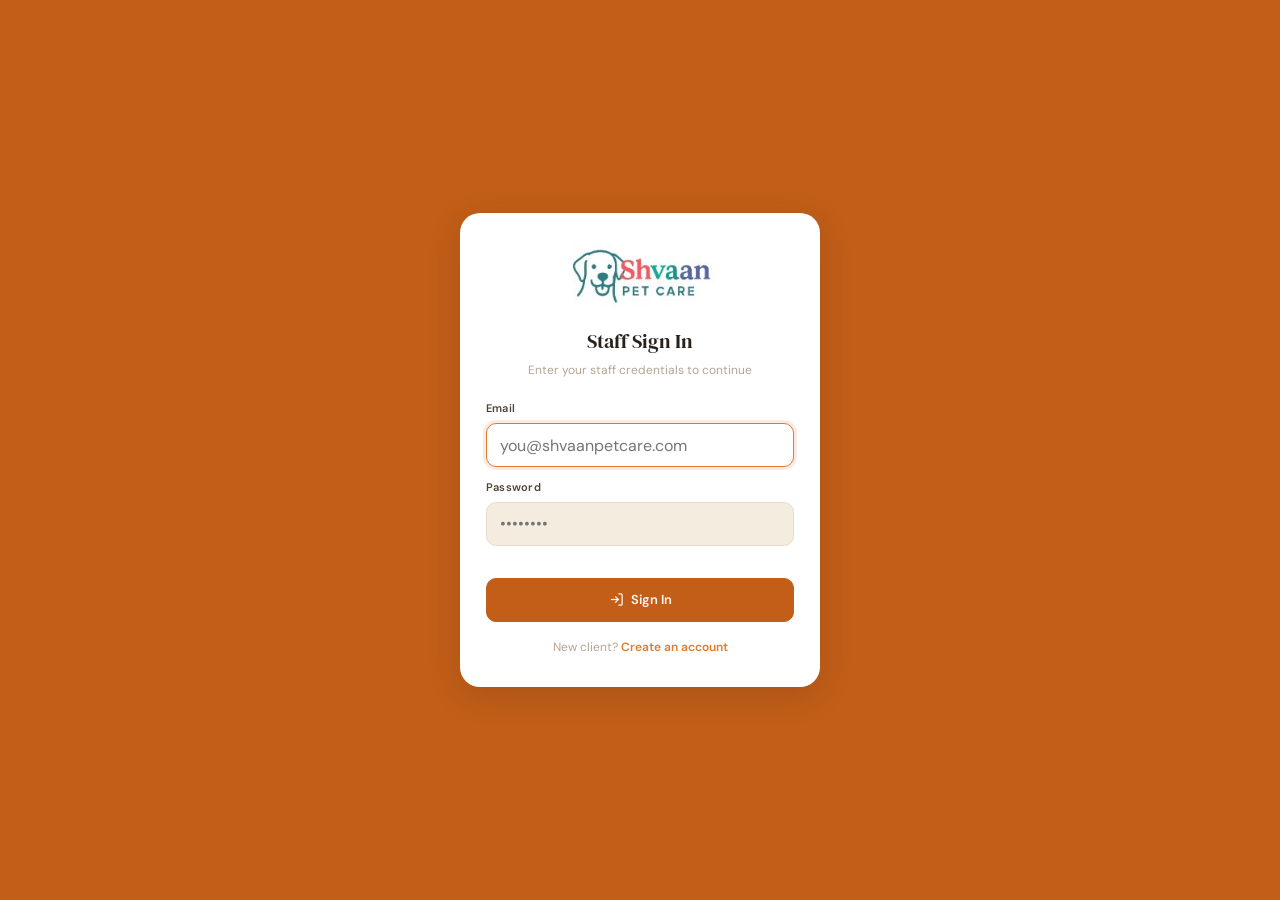
<file: app.html>
<!DOCTYPE html>
<html lang="en">
<head>
<meta charset="UTF-8">
<meta name="viewport" content="width=device-width, initial-scale=1.0, viewport-fit=cover">
<title>Shvaan Pet Care — Boarding</title>
<link rel="preconnect" href="https://fonts.googleapis.com">
<link rel="preconnect" href="https://fonts.gstatic.com" crossorigin>
<link href="https://fonts.googleapis.com/css2?family=DM+Serif+Display:ital@0;1&family=DM+Sans:ital,opsz,wght@0,9..40,300;0,9..40,400;0,9..40,500;0,9..40,600;1,9..40,300&display=swap" rel="stylesheet">
<link rel="stylesheet" href="css/styles.css">
<script>
(function(){
  var themes={
    terracotta:'#C25E18',teal:'#085041',sage:'#3B6D11',navy:'#0C447C',charcoal:'#2C2C2A'
  };
  var key=localStorage.getItem('shvaan_theme')||'terracotta';
  var col=themes[key]||themes.terracotta;
  document.write('<style>#loading{background:'+col+' !important}</style>');
})();
</script>
</head>
<body>

<!-- Loading screen -->
<div id="loading">
  <img id="logo-loading" alt="Shvaan Pet Care" style="width:200px;max-width:70%;height:90px;object-fit:contain;margin-bottom:14px;background:white;border-radius:10px;padding:12px" class="lp">
  <div class="ls" id="load-status">Connecting…</div>
</div>

<div id="login-screen" style="position:fixed;inset:0;background:var(--brown-dark);display:none;flex-direction:column;align-items:center;justify-content:center;z-index:9998;padding:20px">
  <div style="background:var(--white);border-radius:var(--r4);box-shadow:var(--s3);padding:30px 26px;width:100%;max-width:360px">
    <img id="logo-login" alt="Shvaan Pet Care" style="width:170px;max-width:80%;height:64px;object-fit:contain;display:block;margin:0 auto 18px">
    <div style="font-family:'DM Serif Display',serif;font-size:20px;color:var(--ink);text-align:center;margin-bottom:4px">Staff Sign In</div>
    <div style="font-size:12px;color:var(--ink-faint);text-align:center;margin-bottom:20px">Enter your staff credentials to continue</div>
    <div class="fd" style="margin-bottom:12px"><label>Email</label><input type="email" id="login-email" placeholder="you@shvaanpetcare.com" autocomplete="username" onkeydown="if(event.key==='Enter')document.getElementById('login-pass').focus()"></div>
    <div class="fd" style="margin-bottom:8px"><label>Password</label><input type="password" id="login-pass" placeholder="••••••••" autocomplete="current-password" onkeydown="if(event.key==='Enter')doLogin()"></div>
    <div id="login-err" style="font-size:12px;color:var(--danger);min-height:16px;margin-bottom:8px"></div>
    <button class="btn btn-p" onclick="doLogin()" style="width:100%" id="login-btn"><svg viewBox="0 0 24 24" fill="none" stroke="currentColor" stroke-width="2"><path d="M15 3h4a2 2 0 0 1 2 2v14a2 2 0 0 1-2 2h-4"/><polyline points="10 17 15 12 10 7"/><line x1="15" y1="12" x2="3" y2="12"/></svg>Sign In</button>
    <div style="font-size:12px;color:var(--ink-faint);text-align:center;margin-top:16px">New client? <a href="#" onclick="showRegister();return false" style="color:var(--brown);font-weight:600;text-decoration:none">Create an account</a></div>
  </div>
</div>

<!-- CUSTOMER REGISTRATION SCREEN -->
<div id="register-screen" style="position:fixed;inset:0;background:var(--brown-dark);display:none;flex-direction:column;align-items:center;justify-content:center;z-index:9998;padding:20px;overflow-y:auto">
  <div style="background:var(--white);border-radius:var(--r4);box-shadow:var(--s3);padding:30px 26px;width:100%;max-width:380px;margin:auto">
    <img id="logo-register" alt="Shvaan Pet Care" style="width:170px;max-width:80%;height:64px;object-fit:contain;display:block;margin:0 auto 18px">
    <div style="font-family:'DM Serif Display',serif;font-size:20px;color:var(--ink);text-align:center;margin-bottom:4px">Create your account</div>
    <div style="font-size:12px;color:var(--ink-faint);text-align:center;margin-bottom:20px">For clients who've completed a meet &amp; greet</div>
    <div class="fd" style="margin-bottom:12px"><label>Your Name</label><input type="text" id="reg-name" placeholder="Full name" autocomplete="name"></div>
    <div class="fd" style="margin-bottom:12px"><label>Email</label><input type="email" id="reg-email" placeholder="you@example.com" autocomplete="username"></div>
    <div class="fd" style="margin-bottom:12px"><label>Password</label><input type="password" id="reg-pass" placeholder="At least 6 characters" autocomplete="new-password"></div>
    <div class="fd" style="margin-bottom:8px"><label>Confirm Password</label><input type="password" id="reg-pass2" placeholder="Re-enter password" autocomplete="new-password" onkeydown="if(event.key==='Enter')doRegister()"></div>
    <div id="register-err" style="font-size:12px;color:var(--danger);min-height:16px;margin-bottom:8px"></div>
    <div id="register-ok" style="font-size:13px;color:var(--forest);min-height:16px;margin-bottom:8px"></div>
    <button class="btn btn-p" onclick="doRegister()" style="width:100%" id="register-btn"><svg viewBox="0 0 24 24" fill="none" stroke="currentColor" stroke-width="2"><path d="M16 21v-2a4 4 0 0 0-4-4H6a4 4 0 0 0-4 4v2"/><circle cx="9" cy="7" r="4"/><line x1="19" y1="8" x2="19" y2="14"/><line x1="22" y1="11" x2="16" y2="11"/></svg>Create Account</button>
    <div style="font-size:12px;color:var(--ink-faint);text-align:center;margin-top:16px">Already have an account? <a href="#" onclick="showLoginFromRegister();return false" style="color:var(--brown);font-weight:600;text-decoration:none">Sign in</a></div>
  </div>
</div>

<!-- CUSTOMER SHELL (shown only for role=customer) -->
<div id="customer-shell" style="display:none;max-width:760px;margin:0 auto;padding:0 16px 60px">
  <div style="display:flex;align-items:center;justify-content:space-between;padding:18px 0;border-bottom:1px solid var(--cream-dark);margin-bottom:20px">
    <img id="logo-customer" alt="Shvaan Pet Care" style="height:48px;width:160px;object-fit:contain;object-position:left">
    <button onclick="doLogout()" class="btn btn-o sm">Sign out</button>
  </div>
  <div id="cust-body"></div>
</div>

<div class="app" id="app-shell" style="display:none">
  <!-- Desktop sidebar -->
  <!-- Top nav -->
  <header class="topnav">
    <div class="tn-left">
      <img id="logo-sidebar" alt="Shvaan Pet Care" class="tn-logo">
      <nav class="tn-nav">
        <button class="ni active" onclick="goPage('dashboard')" id="ni-dashboard">
          <svg viewBox="0 0 24 24" fill="none" stroke="currentColor" stroke-width="2"><rect x="3" y="3" width="7" height="9" rx="1"/><rect x="14" y="3" width="7" height="5" rx="1"/><rect x="14" y="12" width="7" height="9" rx="1"/><rect x="3" y="16" width="7" height="5" rx="1"/></svg>Dashboard
        </button>
        <button class="ni" onclick="goPage('calc')" id="ni-calc">
          <svg viewBox="0 0 24 24" fill="none" stroke="currentColor" stroke-width="2"><rect x="4" y="4" width="16" height="16" rx="2"/><path d="M8 10h8M8 14h5"/></svg>Calculate
        </button>
        <button class="ni" onclick="goPage('calendar')" id="ni-calendar">
          <svg viewBox="0 0 24 24" fill="none" stroke="currentColor" stroke-width="2"><rect x="3" y="4" width="18" height="18" rx="2"/><path d="M16 2v4M8 2v4M3 10h18"/></svg>Calendar
          <span class="ni-badge" id="nb-cal" style="display:none">0</span>
        </button>
        <button class="ni" onclick="goPage('requests')" id="ni-requests">
          <svg viewBox="0 0 24 24" fill="none" stroke="currentColor" stroke-width="2"><path d="M21 15a2 2 0 0 1-2 2H7l-4 4V5a2 2 0 0 1 2-2h14a2 2 0 0 1 2 2z"/></svg>Requests
          <span class="ni-badge" id="nb-req" style="display:none">0</span>
        </button>
        <button class="ni" onclick="goPage('dogs')" id="ni-dogs">
          <svg viewBox="0 0 24 24" fill="none" stroke="currentColor" stroke-width="2"><circle cx="12" cy="8" r="4"/><path d="M4 20c0-4 3.6-7 8-7s8 3 8 7"/></svg>Dogs
        </button>
        <button class="ni" onclick="goPage('finance')" id="ni-finance">
          <svg viewBox="0 0 24 24" fill="none" stroke="currentColor" stroke-width="2"><line x1="12" y1="1" x2="12" y2="23"/><path d="M17 5H9.5a3.5 3.5 0 0 0 0 7h5a3.5 3.5 0 0 1 0 7H6"/></svg>Finance
        </button>
        <div class="ni-sep"></div>
        <button class="ni ni-util" onclick="goPage('history')" id="ni-history">
          <svg viewBox="0 0 24 24" fill="none" stroke="currentColor" stroke-width="2"><circle cx="12" cy="12" r="9"/><path d="M12 7v5l3 3"/></svg>History
        </button>
        <button class="ni ni-util" onclick="goPage('settings')" id="ni-settings">
          <svg viewBox="0 0 24 24" fill="none" stroke="currentColor" stroke-width="2"><circle cx="12" cy="12" r="3"/><path d="M12 2v2M12 20v2M4.22 4.22l1.42 1.42M18.36 18.36l1.42 1.42M2 12h2M20 12h2M4.22 19.78l1.42-1.42M18.36 5.64l1.42-1.42"/></svg>Settings
        </button>
      </nav>
    </div>
    <div class="tn-right">
      <div style="display:flex;align-items:center;gap:5px"><span class="sync-dot" id="sync-dot"></span><span id="sync-lbl" style="font-size:11px;color:rgba(255,255,255,.5)">Connected</span></div>
      <div class="notif-wrap">
        <button class="notif-btn tn-notif-btn" onclick="toggleNotif(event)">
          <svg viewBox="0 0 24 24" fill="none" stroke="currentColor" stroke-width="2"><path d="M18 8A6 6 0 0 0 6 8c0 7-3 9-3 9h18s-3-2-3-9"/><path d="M13.73 21a2 2 0 0 1-3.46 0"/></svg>
          <span class="nbadge" id="notif-badge" style="display:none">0</span>
        </button>
        <div class="notif-panel" id="notif-panel" style="display:none">
          <div class="notif-header"><span>Notifications</span><button onclick="clearNotifs()" style="background:none;border:none;cursor:pointer;font-size:11px;color:var(--ink-faint)">Clear all</button></div>
          <div class="notif-list" id="notif-list"></div>
        </div>
      </div>
      <a href="index.html" class="tn-logout" style="text-decoration:none" title="Open public website">
        <svg viewBox="0 0 24 24" fill="none" stroke="currentColor" stroke-width="2" style="width:14px;height:14px"><circle cx="12" cy="12" r="10"/><path d="M2 12h20M12 2a15.3 15.3 0 0 1 4 10 15.3 15.3 0 0 1-4 10 15.3 15.3 0 0 1-4-10 15.3 15.3 0 0 1 4-10z"/></svg>
        <span>Website</span>
      </a>
      <button onclick="openHelp()" class="tn-logout" title="Help &amp; guide">
        <svg viewBox="0 0 24 24" fill="none" stroke="currentColor" stroke-width="2" style="width:14px;height:14px"><circle cx="12" cy="12" r="10"/><path d="M9.09 9a3 3 0 0 1 5.83 1c0 2-3 3-3 3"/><line x1="12" y1="17" x2="12.01" y2="17"/></svg>
        <span>Help</span>
      </button>
      <button onclick="doLogout()" class="tn-logout">
        <svg viewBox="0 0 24 24" fill="none" stroke="currentColor" stroke-width="2" style="width:14px;height:14px"><path d="M9 21H5a2 2 0 0 1-2-2V5a2 2 0 0 1 2-2h4"/><polyline points="16 17 21 12 16 7"/><line x1="21" y1="12" x2="9" y2="12"/></svg>
        <span id="logout-email">Sign out</span>
      </button>
    </div>
  </header>

  <!-- Mobile top bar -->
  <div class="mtb">
    <div><img id="logo-mobile" alt="Shvaan Pet Care" style="height:34px;width:90px;object-fit:contain;background:white;border-radius:6px;padding:3px 6px"></div>
    <div class="mtb-sync">
      <span class="sync-dot" id="sync-dot2"></span>
      <span id="sync-lbl2">Connected</span>
    </div>
  </div>

  <!-- Body: main content + right panel -->
  <div class="app-body">
    <main class="main" style="flex:1;min-width:0">

      <!-- DASHBOARD -->
      <div id="pg-dashboard" class="pg active">
        <div class="ph"><h1 id="dash-greeting">Dashboard</h1><p id="dash-summary">Loading today's overview…</p></div>
        <div id="dash-attention"></div>
        
        <!-- NEW: Currently Boarding Section -->
        <div id="dash-currently-boarding"></div>
        
        <!-- NEW: Stay photos needing cleanup -->
        <div id="photo-reminder"></div>
        
        <!-- NEW: Week Availability Strip -->
        <div id="dash-week-avail"></div>
        
        <!-- NEW: Day Navigation Section -->
        <div id="dash-day-nav"></div>
        
        <div id="dash-kpis" style="display:grid;grid-template-columns:repeat(4,1fr);gap:12px;margin-bottom:14px"></div>
        
        <!-- NEW: Trend Metrics -->
        <div id="dash-trends"></div>
        
        <!-- NEW: Booking Outlook (week/2wk/3wk/month) -->
        <div id="dash-outlook"></div>
        
        <div id="dash-ops" style="display:grid;grid-template-columns:1fr 1fr;gap:14px;margin-bottom:0"></div>
        <div class="card">
          <div class="ct"><svg viewBox="0 0 24 24" fill="none" stroke="currentColor" stroke-width="2"><line x1="18" y1="20" x2="18" y2="10"/><line x1="12" y1="20" x2="12" y2="4"/><line x1="6" y1="20" x2="6" y2="14"/></svg>Revenue — Last 6 Months</div>
          <div id="dash-chart"></div>
        </div>
        <div class="card">
          <div class="ct"><svg viewBox="0 0 24 24" fill="none" stroke="currentColor" stroke-width="2"><rect x="3" y="4" width="18" height="18" rx="2"/><path d="M16 2v4M8 2v4M3 10h18"/></svg>Next 14 Days — Occupancy</div>
          <div id="dash-occupancy"></div>
        </div>
        <div id="dash-lower" style="display:grid;grid-template-columns:1fr 1fr;gap:14px"></div>
      </div>

      <!-- CALCULATE -->
      <div id="pg-calc" class="pg">
        <div class="ph"><h1>Calculate & Book</h1><p>Price a stay and save it as a reservation.</p></div>
        <div class="card">
          <div class="ct"><svg viewBox="0 0 24 24" fill="none" stroke="currentColor" stroke-width="2"><circle cx="12" cy="8" r="4"/><path d="M4 20c0-4 3.6-7 8-7s8 3 8 7"/></svg>Select Dogs</div>
          <div class="dd-wrap">
            <button class="dd-btn" id="dd-btn" onclick="toggleDD()">
              <span id="dd-lbl" style="color:var(--ink-faint)">Choose dogs…</span>
              <svg viewBox="0 0 24 24" fill="none" stroke="currentColor" stroke-width="2" width="16" height="16"><polyline points="6 9 12 15 18 9"/></svg>
            </button>
            <div class="dd-menu" id="dd-menu" style="display:none">
              <div style="padding:8px;position:sticky;top:0;background:var(--white);border-bottom:1px solid var(--cream-mid)"><input type="text" id="dd-search" placeholder="Search dogs…" oninput="renderDDList()" onclick="event.stopPropagation()" style="width:100%;height:36px;padding:0 11px;border:1.5px solid var(--cream-dark);border-radius:var(--r2);font-size:14px;font-family:'DM Sans',sans-serif;outline:none;background:var(--cream)"></div>
              <div id="dd-list"></div>
            </div>
          </div>
          <div class="sel-tags" id="sel-tags"></div>
          <div id="no-dogs-hint" style="font-size:12px;color:var(--ink-faint);margin-top:8px;display:none">No dogs yet — add them on the <strong>Dogs</strong> page first.</div>
        </div>
        <div class="card">
          <div class="ct"><svg viewBox="0 0 24 24" fill="none" stroke="currentColor" stroke-width="2"><rect x="3" y="4" width="18" height="18" rx="2"/><path d="M16 2v4M8 2v4M3 10h18"/></svg>Service & Dates</div>
          <div class="svc-tog">
            <button class="svc-btn active" id="svc-boarding" onclick="setSvc('boarding')">🏡 Boarding</button>
            <button class="svc-btn" id="svc-daycare" onclick="setSvc('daycare')">☀️ Day Care</button>
          </div>
          <div class="g2">
            <div class="fd"><label>Check-In Date</label><input type="date" id="ci-d" oninput="recalc()"></div>
            <div class="fd"><label>Check-In Time</label><input type="time" id="ci-t" value="10:00" oninput="recalc()"></div>
            <div class="fd"><label>Check-Out Date</label><input type="date" id="co-d" oninput="recalc()"></div>
            <div class="fd"><label>Check-Out Time</label><input type="time" id="co-t" value="10:00" oninput="recalc()"></div>
          </div>
        </div>
        <div class="card">
          <div class="ct"><svg viewBox="0 0 24 24" fill="none" stroke="currentColor" stroke-width="2"><path d="M14 2H6a2 2 0 0 0-2 2v16a2 2 0 0 0 2 2h12a2 2 0 0 0 2-2V8z"/><polyline points="14,2 14,8 20,8"/></svg>Price Breakdown</div>
          <div id="result-area"><div class="es"><span class="ei">🧮</span><p>Select dogs and dates to calculate</p></div></div>
          <div id="save-row" class="btn-row" style="display:none">
            <button class="btn btn-p" onclick="saveAsReservation()"><svg viewBox="0 0 24 24" fill="none" stroke="currentColor" stroke-width="2"><rect x="3" y="4" width="18" height="18" rx="2"/><path d="M16 2v4M8 2v4M3 10h18"/></svg>Save as Reservation</button>
            <button class="btn btn-o" onclick="clearCalc()">Clear</button>
          </div>
          <p style="font-size:11px;color:var(--ink-faint);margin-top:8px">This price is an estimate. Saving creates a reservation you can confirm and check in/out on the <strong>Reservations</strong> page — the final invoice is generated at check-out based on actual times.</p>
        </div>
      </div>

      <!-- CALENDAR -->
      <div id="pg-calendar" class="pg">
        <div class="ph"><h1>Calendar</h1><p>All scheduled boardings, day cares, and check-ins at a glance.</p></div>
        <div style="display:flex;gap:0;margin-bottom:14px;background:var(--cream-mid);border:1.5px solid var(--cream-dark);border-radius:var(--radius-lg);padding:4px;width:fit-content">
          <button class="svc-btn active" id="calview-month" onclick="setCalView('month')" style="flex:none;padding:7px 18px">📅 Month</button>
          <button class="svc-btn" id="calview-list" onclick="setCalView('list')" style="flex:none;padding:7px 18px">☰ List</button>
        </div>
        <div class="cal-wrap" id="cal-month-wrap">
          <div class="cal-header">
            <div class="cal-title" id="cal-title">Loading…</div>
            <div style="display:flex;align-items:center;gap:8px">
              <button class="btn btn-o sm" onclick="calToday()">Today</button>
              <div class="cal-nav">
                <button onclick="calPrev()"><svg viewBox="0 0 24 24" fill="none" stroke="currentColor" stroke-width="2.5"><polyline points="15 18 9 12 15 6"/></svg></button>
                <button onclick="calNext()"><svg viewBox="0 0 24 24" fill="none" stroke="currentColor" stroke-width="2.5"><polyline points="9 18 15 12 9 6"/></svg></button>
              </div>
            </div>
          </div>
          <div class="cal-grid" id="cal-grid"></div>
          <div class="cal-legend">
            <div class="cal-legend-item"><div class="cal-legend-dot" style="background:#C5DEC7"></div>Check-in</div>
            <div class="cal-legend-item"><div class="cal-legend-dot" style="background:#E8D5A0"></div>Check-out</div>
            <div class="cal-legend-item"><div class="cal-legend-dot" style="background:#BCCFE8"></div>Staying</div>
            <div class="cal-legend-item"><div class="cal-legend-dot" style="background:#D5CCF0"></div>Pending Request</div>
            <div class="cal-legend-item"><div class="cal-legend-dot" style="background:var(--gold)"></div>1 space left</div>
            <div class="cal-legend-item"><div class="cal-legend-dot" style="background:var(--danger)"></div>Full</div>
          </div>
        </div>
        <div class="cal-wrap" id="cal-list-wrap" style="display:none">
          <div class="cal-header"><div class="cal-title">Agenda — Arrivals & Departures</div></div>
          <div id="cal-list-body" style="padding:8px 0"></div>
        </div>
        <div class="card">
          <div class="ct"><svg viewBox="0 0 24 24" fill="none" stroke="currentColor" stroke-width="2"><circle cx="12" cy="12" r="9"/><path d="M12 7v5l3 3"/></svg>Upcoming This Week</div>
          <div id="upcoming-list"><div class="es" style="padding:14px"><span class="ei" style="font-size:22px">📅</span><p>No upcoming stays this week</p></div></div>
        </div>
        <div class="card">
          <div class="ct"><svg viewBox="0 0 24 24" fill="none" stroke="currentColor" stroke-width="2"><path d="M3 9l9-7 9 7v11a2 2 0 0 1-2 2H5a2 2 0 0 1-2-2z"/><polyline points="9 22 9 12 15 12 15 22"/></svg>Currently Boarding</div>
          <div id="currently-boarding"><div class="es" style="padding:14px"><span class="ei" style="font-size:22px">🏡</span><p>No dogs currently boarding</p></div></div>
        </div>
      </div>

      <!-- REQUESTS -->
      <div id="pg-requests" class="pg">
        <div class="ph"><h1>Reservations</h1><p>Confirm requests, check dogs in and out, and bill the final price automatically.</p></div>
        <div class="card">
          <div class="ct"><svg viewBox="0 0 24 24" fill="none" stroke="currentColor" stroke-width="2"><circle cx="12" cy="12" r="10"/><line x1="12" y1="8" x2="12" y2="16"/><line x1="8" y1="12" x2="16" y2="12"/></svg>New Request</div>
          <div class="g2" style="margin-bottom:11px">
            <div class="fd"><label>Dog(s)</label>
              <div class="dd-wrap" style="margin-bottom:0"><button class="dd-btn" id="req-dd-btn" onclick="toggleReqDD()"><span id="req-dd-lbl" style="color:var(--ink-faint)">Select dog(s)…</span><svg viewBox="0 0 24 24" fill="none" stroke="currentColor" stroke-width="2" width="14" height="14"><polyline points="6 9 12 15 18 9"/></svg></button><div class="dd-menu" id="req-dd-menu" style="display:none"><div style="padding:8px;position:sticky;top:0;background:var(--white);border-bottom:1px solid var(--cream-mid)"><input type="text" id="req-dd-search" placeholder="Search dogs…" oninput="renderReqDDList()" onclick="event.stopPropagation()" style="width:100%;height:36px;padding:0 11px;border:1.5px solid var(--cream-dark);border-radius:var(--r2);font-size:14px;font-family:'DM Sans',sans-serif;outline:none;background:var(--cream)"></div><div id="req-dd-list"></div></div></div>
              <div class="sel-tags" id="req-sel-tags"></div>
            </div>
            <div class="fd"><label>Service</label><select id="req-svc"><option value="boarding">🏡 Boarding</option><option value="daycare">☀️ Day Care</option></select></div>
            <div class="fd"><label>Check-In Date</label><input type="date" id="req-ci"></div>
            <div class="fd"><label>Check-In Time</label><input type="time" id="req-ci-t" value="10:00"></div>
            <div class="fd"><label>Check-Out Date</label><input type="date" id="req-co"></div>
            <div class="fd"><label>Check-Out Time</label><input type="time" id="req-co-t" value="10:00"></div>
          </div>
          <div id="req-recall" style="display:none;margin-bottom:13px"></div>
          <div class="fd" style="margin-bottom:13px"><label>Notes</label><textarea id="req-notes" style="height:52px" placeholder="Special instructions…"></textarea></div>
          <button class="btn btn-b" onclick="addRequest()"><svg viewBox="0 0 24 24" fill="none" stroke="currentColor" stroke-width="2"><circle cx="12" cy="12" r="10"/><line x1="12" y1="8" x2="12" y2="16"/><line x1="8" y1="12" x2="16" y2="12"/></svg>Add Request</button>
        </div>
        <div id="req-list"></div>
      </div>

      <!-- DOGS -->
      <div id="pg-dogs" class="pg">
        <div class="ph" style="display:flex;align-items:center;justify-content:space-between;flex-wrap:wrap;gap:12px">
          <div><h1>Dog Profiles</h1><p>Shared across all users in real time.</p></div>
          <button class="btn btn-p" onclick="openAddDogMo()" style="flex-shrink:0">
            <svg viewBox="0 0 24 24" fill="none" stroke="currentColor" stroke-width="2" style="width:15px;height:15px"><circle cx="12" cy="12" r="10"/><line x1="12" y1="8" x2="12" y2="16"/><line x1="8" y1="12" x2="16" y2="12"/></svg>Add Dog
          </button>
        </div>
        <div id="vacc-status-card"></div>
        <div class="card">
          <div class="ct"><svg viewBox="0 0 24 24" fill="none" stroke="currentColor" stroke-width="2"><path d="M12 3v12M8 11l4 4 4-4M20 17v2a2 2 0 0 1-2 2H6a2 2 0 0 1-2-2v-2"/></svg>Import / Export</div>
          <p style="font-size:12px;color:var(--ink-faint);margin-bottom:13px;line-height:1.6">Export your dog list to Excel (.xlsx) or import from a spreadsheet. Columns: <strong>Dog Name, Owner Name, Phone, Custom Rate, Notes</strong>. Duplicates (same name + owner) are skipped on import.</p>
          <div class="btn-row" style="margin-top:0">
            <button class="btn btn-g" onclick="exportDogs()"><svg viewBox="0 0 24 24" fill="none" stroke="currentColor" stroke-width="2"><path d="M12 3v12M8 11l4 4 4-4M20 17v2a2 2 0 0 1-2 2H6a2 2 0 0 1-2-2v-2"/></svg>Export (.xlsx)</button>
            <button class="btn btn-o" onclick="document.getElementById('ifi').click()"><svg viewBox="0 0 24 24" fill="none" stroke="currentColor" stroke-width="2"><path d="M12 21V9M8 13l4-4 4 4M20 7v-2a2 2 0 0 0-2-2H6a2 2 0 0 0-2 2v2"/></svg>Import (.xlsx)</button>
            <input type="file" id="ifi" accept=".xlsx,.xls" style="display:none" onchange="importDogs(this)">
          </div>
          <div id="imp-result" style="margin-top:10px;font-size:12px;display:none"></div>
        </div>
        <div style="display:flex;gap:8px;align-items:center;margin-bottom:12px;flex-wrap:wrap">
          <div style="flex:1;min-width:180px;position:relative">
            <svg viewBox="0 0 24 24" fill="none" stroke="var(--ink-faint)" stroke-width="2" style="width:16px;height:16px;position:absolute;left:12px;top:50%;transform:translateY(-50%);pointer-events:none"><circle cx="11" cy="11" r="8"/><line x1="21" y1="21" x2="16.65" y2="16.65"/></svg>
            <input type="text" id="dog-search" placeholder="Search dogs or owners…" oninput="renderDogList()" style="width:100%;height:42px;padding:0 12px 0 36px;border:1.5px solid var(--cream-dark);border-radius:var(--r2);font-size:15px;font-family:'DM Sans',sans-serif;outline:none;background:var(--white)">
          </div>
          <div class="svc-tog" style="margin-bottom:0;width:auto;flex:none">
            <button class="svc-btn active" id="dogview-card" onclick="setDogView('card')" style="flex:none;padding:9px 14px">⊞ Cards</button>
            <button class="svc-btn" id="dogview-list" onclick="setDogView('list')" style="flex:none;padding:9px 14px">☰ List</button>
          </div>
        </div>
        <div id="dog-count" style="font-size:12px;color:var(--ink-faint);margin-bottom:10px"></div>
        <div id="dog-list-wrap"></div>
      </div>

      <!-- HISTORY -->
      <div id="pg-history" class="pg">
        <div class="ph"><h1>Booking History</h1><p>All saved bookings — shared across all users.</p></div>
        <div style="display:flex;justify-content:space-between;align-items:center;margin-bottom:13px;flex-wrap:wrap;gap:8px">
          <span id="hist-cnt" style="font-size:13px;color:var(--ink-faint)">0 bookings</span>
          <div style="display:flex;gap:7px;flex-wrap:wrap">
            <button class="btn btn-g sm" onclick="exportBookings()"><svg viewBox="0 0 24 24" fill="none" stroke="currentColor" stroke-width="2" style="width:13px;height:13px"><path d="M12 3v12M8 11l4 4 4-4M20 17v2a2 2 0 0 1-2 2H6a2 2 0 0 1-2-2v-2"/></svg>Export</button>
            <button class="btn btn-o sm" onclick="document.getElementById('bk-import-file').click()"><svg viewBox="0 0 24 24" fill="none" stroke="currentColor" stroke-width="2" style="width:13px;height:13px"><path d="M12 21V9M8 13l4-4 4 4M20 7v-2a2 2 0 0 0-2-2H6a2 2 0 0 0-2 2v2"/></svg>Import Past</button>
            <button class="btn btn-o sm" onclick="downloadBookingTemplate()"><svg viewBox="0 0 24 24" fill="none" stroke="currentColor" stroke-width="2" style="width:13px;height:13px"><path d="M14 2H6a2 2 0 0 0-2 2v16a2 2 0 0 0 2 2h12a2 2 0 0 0 2-2V8z"/><polyline points="14,2 14,8 20,8"/></svg>Template</button>
            <input type="file" id="bk-import-file" accept=".xlsx,.xls" style="display:none" onchange="importBookings(this)">
            <button class="btn btn-d sm" onclick="clearHistory()"><svg viewBox="0 0 24 24" fill="none" stroke="currentColor" stroke-width="2" style="width:13px;height:13px"><polyline points="3 6 5 6 21 6"/><path d="M19 6l-1 14a2 2 0 0 1-2 2H8a2 2 0 0 1-2-2L5 6"/></svg>Clear All</button>
          </div>
        </div>
        <div id="bk-import-result" style="font-size:12px;display:none;margin-bottom:12px"></div>
        <div style="display:flex;gap:8px;align-items:center;margin-bottom:8px;flex-wrap:wrap">
          <div class="dd-wrap" style="flex:1;min-width:190px;margin-bottom:0">
            <button class="dd-btn" id="hist-dd-btn" onclick="toggleHistDD()"><span id="hist-dd-lbl" style="color:var(--ink-faint)">All dogs</span><svg viewBox="0 0 24 24" fill="none" stroke="currentColor" stroke-width="2" width="14" height="14"><polyline points="6 9 12 15 18 9"/></svg></button>
            <div class="dd-menu" id="hist-dd-menu" style="display:none"><div style="padding:8px;position:sticky;top:0;background:var(--white);border-bottom:1px solid var(--cream-mid)"><input type="text" id="hist-dd-search" placeholder="Search dogs…" oninput="renderHistDDList()" onclick="event.stopPropagation()" style="width:100%;height:36px;padding:0 11px;border:1.5px solid var(--cream-dark);border-radius:var(--r2);font-size:14px;font-family:'DM Sans',sans-serif;outline:none;background:var(--cream)"></div><div id="hist-dd-list"></div></div>
          </div>
          <div class="dd-wrap" style="flex:1;min-width:190px;margin-bottom:0">
            <button class="dd-btn" id="histo-dd-btn" onclick="toggleHistoDD()"><span id="histo-dd-lbl" style="color:var(--ink-faint)">All owners</span><svg viewBox="0 0 24 24" fill="none" stroke="currentColor" stroke-width="2" width="14" height="14"><polyline points="6 9 12 15 18 9"/></svg></button>
            <div class="dd-menu" id="histo-dd-menu" style="display:none"><div style="padding:8px;position:sticky;top:0;background:var(--white);border-bottom:1px solid var(--cream-mid)"><input type="text" id="histo-dd-search" placeholder="Search owners…" oninput="renderHistoDDList()" onclick="event.stopPropagation()" style="width:100%;height:36px;padding:0 11px;border:1.5px solid var(--cream-dark);border-radius:var(--r2);font-size:14px;font-family:'DM Sans',sans-serif;outline:none;background:var(--cream)"></div><div id="histo-dd-list"></div></div>
          </div>
          <select id="hist-paid" onchange="histPage=0;renderHistory()" style="height:42px;padding:0 12px;border:1.5px solid var(--cream-dark);border-radius:var(--r2);font-size:14px;font-family:'DM Sans',sans-serif;background:var(--white);outline:none"><option value="all">All</option><option value="paid">Paid only</option><option value="unpaid">Unpaid only</option></select>
          <select id="hist-svc" onchange="histPage=0;renderHistory()" style="height:42px;padding:0 12px;border:1.5px solid var(--cream-dark);border-radius:var(--r2);font-size:14px;font-family:'DM Sans',sans-serif;background:var(--white);outline:none"><option value="all">All services</option><option value="boarding">Boarding</option><option value="daycare">Day Care</option></select>
        </div>
        <div id="hist-filter-tags" class="sel-tags" style="margin-bottom:10px"></div>
        <div id="hist-wrap"></div>
      </div>

      <!-- SETTINGS -->
      <div id="pg-finance" class="pg">
        <div class="ph"><h1>Finance</h1><p>Income from completed invoices over a date range.</p></div>
        <div class="card">
          <div class="ct"><svg viewBox="0 0 24 24" fill="none" stroke="currentColor" stroke-width="2"><rect x="3" y="4" width="18" height="18" rx="2"/><path d="M16 2v4M8 2v4M3 10h18"/></svg>Date Range</div>
          <div style="display:flex;gap:6px;flex-wrap:wrap;margin-bottom:12px">
            <button class="btn btn-o sm" onclick="finPreset('1m')" id="fin-p-1m">This Month</button>
            <button class="btn btn-o sm" onclick="finPreset('3m')" id="fin-p-3m">Last 3 Months</button>
            <button class="btn btn-o sm" onclick="finPreset('ytd')" id="fin-p-ytd">This Year</button>
            <button class="btn btn-o sm" onclick="finPreset('all')" id="fin-p-all">All Time</button>
          </div>
          <div class="g2">
            <div class="fd"><label>From</label><input type="date" id="fin-from" oninput="renderFinance()"></div>
            <div class="fd"><label>To</label><input type="date" id="fin-to" oninput="renderFinance()"></div>
          </div>
        </div>
        <div class="card" id="fin-outstanding-card" style="border:1px solid var(--cream-dark)">
          <div class="ct" style="justify-content:space-between"><span style="display:flex;align-items:center;gap:6px"><svg viewBox="0 0 24 24" fill="none" stroke="currentColor" stroke-width="2"><circle cx="12" cy="12" r="10"/><path d="M12 6v6l4 2"/></svg>Outstanding Payments</span></div>
          <div id="fin-outstanding"></div>
        </div>
        <div style="display:grid;grid-template-columns:1fr 1fr 1fr;gap:12px;margin-bottom:14px" id="fin-cards"></div>
        <div class="card">
          <div class="ct"><svg viewBox="0 0 24 24" fill="none" stroke="currentColor" stroke-width="2"><line x1="18" y1="20" x2="18" y2="10"/><line x1="12" y1="20" x2="12" y2="4"/><line x1="6" y1="20" x2="6" y2="14"/></svg>Income by Month</div>
          <div id="fin-chart"></div>
        </div>
        <div class="card">
          <div class="ct" style="justify-content:space-between"><span style="display:flex;align-items:center;gap:6px"><svg viewBox="0 0 24 24" fill="none" stroke="currentColor" stroke-width="2"><path d="M14 2H6a2 2 0 0 0-2 2v16a2 2 0 0 0 2 2h12a2 2 0 0 0 2-2V8z"/><polyline points="14,2 14,8 20,8"/></svg>Invoices</span><button class="btn btn-g sm" onclick="exportFinance()"><svg viewBox="0 0 24 24" fill="none" stroke="currentColor" stroke-width="2" style="width:12px;height:12px"><path d="M12 3v12M8 11l4 4 4-4M20 17v2a2 2 0 0 1-2 2H6a2 2 0 0 1-2-2v-2"/></svg>Export</button></div>
          <div id="fin-list"></div>
        </div>
      </div>

      <div id="pg-settings" class="pg">
        <div class="ph"><h1>Settings</h1><p>Shared across all users.</p></div>
        <div class="card">
          <!-- Theme: kept inline at top, always visible -->
          <div class="ss" style="display:flex;align-items:center;justify-content:space-between;flex-wrap:wrap;gap:10px;border-bottom:1px solid var(--cream-dark);padding-bottom:16px;margin-bottom:16px">
            <div>
              <h3 style="margin-bottom:2px">🎨 App Theme</h3>
              <div style="font-size:12px;color:var(--ink-faint)">Current: <span id="theme-current-label" style="font-weight:600;color:var(--ink-mid)">Warm terracotta</span></div>
            </div>
            <div style="display:flex;align-items:center;gap:10px">
              <div id="theme-current-swatches" style="display:flex;gap:3px;align-items:center"></div>
              <button class="btn btn-o sm" onclick="openThemeMo()">Change theme</button>
            </div>
          </div>

          <div class="acc open" id="acc-rates">
            <div class="acc-head" onclick="toggleAcc('acc-rates')"><h3>💰 Default Rates &amp; Surcharge</h3><svg class="chev" viewBox="0 0 24 24" fill="none" stroke="currentColor" stroke-width="2.5" width="16" height="16"><polyline points="9 18 15 12 9 6"/></svg></div>
            <div class="acc-body">
              <div class="ss">
                <div class="g2">
                  <div class="fd"><label>Boarding Rate (per 24h)</label><input type="number" id="s-br" step="0.01" min="0"><div class="fh">Base nightly boarding rate</div></div>
                  <div class="fd"><label>Day Care Rate (per day)</label><input type="number" id="s-dc" step="0.01" min="0"><div class="fh">Daytime-only care rate</div></div>
                </div>
              </div>
              <div class="ss" style="margin-top:16px">
                <div class="g2">
                  <div class="fd"><label>Grace Period (hours)</label><input type="number" id="s-th" step="0.5" min="0" max="23"><div class="fh">Hours allowed before surcharge kicks in</div></div>
                </div>
                <div id="settings-surcharge"></div>
                <div class="sc-prev" id="sc-prev"></div>
                <div id="late-rules-manager" style="margin-top:18px"></div>
              </div>
            </div>
          </div>

          <div class="acc" id="acc-capacity">
            <div class="acc-head" onclick="toggleAcc('acc-capacity')"><h3>🏠 Capacity</h3><svg class="chev" viewBox="0 0 24 24" fill="none" stroke="currentColor" stroke-width="2.5" width="16" height="16"><polyline points="9 18 15 12 9 6"/></svg></div>
            <div class="acc-body">
              <div class="ss"><div class="fd" style="max-width:220px"><label>Total Kennels / Spaces</label><input type="number" id="s-cap" min="1" step="1"><div class="fh">Used for occupancy % and overbooking alerts</div></div></div>
            </div>
          </div>

          <div class="acc" id="acc-trends">
            <div class="acc-head" onclick="toggleAcc('acc-trends')"><h3>📊 Dashboard Trends</h3><svg class="chev" viewBox="0 0 24 24" fill="none" stroke="currentColor" stroke-width="2.5" width="16" height="16"><polyline points="9 18 15 12 9 6"/></svg></div>
            <div class="acc-body">
              <div class="ss">
                <div class="fh" style="margin-bottom:10px">Choose which trend panels appear on your dashboard. Toggle any on or off as you like.</div>
                <div id="settings-trends"></div>
              </div>
            </div>
          </div>

          <div class="acc" id="acc-advanced">
            <div class="acc-head" onclick="toggleAcc('acc-advanced')"><h3>🛠️ Advanced Tools</h3><svg class="chev" viewBox="0 0 24 24" fill="none" stroke="currentColor" stroke-width="2.5" width="16" height="16"><polyline points="9 18 15 12 9 6"/></svg></div>
            <div class="acc-body">
              <div class="ss">
                <div style="display:flex;align-items:flex-start;justify-content:space-between;gap:12px;padding:9px 0">
                  <div style="flex:1;min-width:0">
                    <div style="font-size:13px;font-weight:600;color:var(--ink)">Reservation reversal tool</div>
                    <div style="font-size:11px;color:var(--ink-faint);line-height:1.5">Enables a tool to send completed reservations back to an earlier stage (for fixing mistakes in bulk). Removes the generated invoice and clears check-in/out times. Keep this <strong>off</strong> unless you're actively cleaning up — it's a destructive operation.</div>
                  </div>
                  <label class="switch" style="position:relative;display:inline-block;width:42px;height:24px;flex:none">
                    <input type="checkbox" id="adv-reversal-toggle" onchange="toggleReversalFeature(this.checked)" style="opacity:0;width:0;height:0">
                    <span id="adv-reversal-track" style="position:absolute;cursor:pointer;inset:0;background:var(--cream-dark);border-radius:24px;transition:.2s"><span id="adv-reversal-knob" style="position:absolute;height:18px;width:18px;left:3px;top:3px;background:#fff;border-radius:50%;transition:.2s"></span></span>
                  </label>
                </div>
                <div id="reversal-tool" style="display:none;margin-top:14px;padding-top:14px;border-top:1px solid var(--cream-dark)"></div>
              </div>
            </div>
          </div>

          <div class="acc" id="acc-audit">
            <div class="acc-head" onclick="toggleAcc('acc-audit')"><h3>📝 Activity Log</h3><svg class="chev" viewBox="0 0 24 24" fill="none" stroke="currentColor" stroke-width="2.5" width="16" height="16"><polyline points="9 18 15 12 9 6"/></svg></div>
            <div class="acc-body">
              <div class="ss">
                <div class="fh" style="margin-bottom:10px">A record of deletions and reversals — what changed, who did it, and when.</div>
                <div id="audit-log-host"></div>
              </div>
            </div>
          </div>

          <div class="acc" id="acc-logo">
            <div class="acc-head" onclick="toggleAcc('acc-logo')"><h3>🖼️ Business Logo</h3><svg class="chev" viewBox="0 0 24 24" fill="none" stroke="currentColor" stroke-width="2.5" width="16" height="16"><polyline points="9 18 15 12 9 6"/></svg></div>
            <div class="acc-body">
              <div class="ss">
                <p style="font-size:12px;color:var(--ink-faint);margin-bottom:10px;line-height:1.5">Upload your own logo (PNG/JPG, under 1MB). Appears in the sidebar, loading screen, and on invoices.</p>
                <div style="display:flex;gap:14px;align-items:center;flex-wrap:wrap">
                  <div style="background:var(--cream-mid);border:1px solid var(--cream-dark);border-radius:var(--r2);padding:10px;display:flex;align-items:center;justify-content:center;min-width:120px;min-height:54px"><img id="logo-preview" alt="Logo preview" style="height:44px;width:150px;object-fit:contain"></div>
                  <div style="display:flex;gap:8px;flex-wrap:wrap">
                    <button class="btn btn-o sm" onclick="document.getElementById('logo-file').click()"><svg viewBox="0 0 24 24" fill="none" stroke="currentColor" stroke-width="2" style="width:13px;height:13px"><path d="M12 3v12M8 11l4 4 4-4M20 17v2a2 2 0 0 1-2 2H6a2 2 0 0 1-2-2v-2"/></svg>Upload Logo</button>
                    <button class="btn btn-o sm" onclick="resetLogo()">Use Default</button>
                  </div>
                  <input type="file" id="logo-file" accept="image/png,image/jpeg,image/webp" style="display:none" onchange="handleLogoFile(this)">
                </div>
              </div>
            </div>
          </div>

          <div class="acc" id="acc-bizinfo">
            <div class="acc-head" onclick="toggleAcc('acc-bizinfo')"><h3>🏢 Business Info (for invoices)</h3><svg class="chev" viewBox="0 0 24 24" fill="none" stroke="currentColor" stroke-width="2.5" width="16" height="16"><polyline points="9 18 15 12 9 6"/></svg></div>
            <div class="acc-body">
              <div class="ss">
                <div class="g2">
                  <div class="fd"><label>Business Name</label><input type="text" id="s-bn" placeholder="Paws & Board"></div>
                  <div class="fd"><label>Phone</label><input type="tel" id="s-bp" placeholder="(555) 000-0000"></div>
                  <div class="fd"><label>Email</label><input type="email" id="s-be" placeholder="hello@pawsandboard.com"></div>
                  <div class="fd"><label>Address</label><input type="text" id="s-ba" placeholder="123 Main St, City, State"></div>
                </div>
              </div>
            </div>
          </div>

          <div class="btn-row" style="margin-top:16px">
            <button class="btn btn-p" onclick="saveSettings()"><svg viewBox="0 0 24 24" fill="none" stroke="currentColor" stroke-width="2"><polyline points="20 6 9 17 4 12"/></svg>Save Settings</button>
            <button class="btn btn-o" onclick="resetSettings()">Reset Defaults</button>
          </div>
        </div>
        <div class="card" id="team-card" style="display:none">
          <div class="ct"><svg viewBox="0 0 24 24" fill="none" stroke="currentColor" stroke-width="2"><path d="M17 21v-2a4 4 0 0 0-4-4H5a4 4 0 0 0-4 4v2"/><circle cx="9" cy="7" r="4"/><path d="M23 21v-2a4 4 0 0 0-3-3.87M16 3.13a4 4 0 0 1 0 7.75"/></svg>Team &amp; Access</div>
          <p style="font-size:12px;color:var(--ink-faint);margin-bottom:14px;line-height:1.6">Set each person\u2019s role and what staff can access. Accounts are created in Supabase (Authentication → Users); here you assign their role &amp; permissions. Admins see everything; customers see only their own dogs.</p>

          <div style="display:flex;align-items:center;justify-content:space-between;gap:10px;margin-bottom:10px;flex-wrap:wrap">
            <div style="font-size:12px;font-weight:600;color:var(--ink-mid)">Current team <span id="team-count" style="color:var(--ink-faint);font-weight:400"></span></div>
            <input type="text" id="team-search" placeholder="🔍 Search name or role…" oninput="filterTeamList()" style="flex:1;min-width:160px;max-width:260px;padding:7px 11px;font-size:13px;border:1px solid var(--cream-dark);border-radius:var(--r2);background:var(--cream)">
          </div>
          <div id="team-list" style="max-height:300px;overflow-y:auto;padding-right:2px"></div>

          <div style="border-top:1px solid var(--cream-dark);margin-top:16px;padding-top:16px">
            <div style="display:flex;align-items:center;justify-content:space-between;gap:10px;margin-bottom:12px;flex-wrap:wrap">
              <div style="font-size:13px;font-weight:600;color:var(--ink)" id="tm-form-title">Add a person</div>
              <div style="display:flex;align-items:center;gap:8px">
                <select id="tm-quickpick" onchange="tmQuickPick(this.value)" style="padding:6px 10px;font-size:12px;border:1px solid var(--cream-dark);border-radius:var(--r2);background:var(--cream);max-width:200px"><option value="">✏️ Edit existing…</option></select>
                <button class="btn btn-o sm" onclick="tmClearForm()" style="font-size:12px">+ New</button>
              </div>
            </div>
            <div style="margin-bottom:14px">
              <div style="font-size:11px;font-weight:600;text-transform:uppercase;letter-spacing:.05em;color:var(--ink-faint);margin-bottom:8px">Quick role templates</div>
              <div id="role-templates" style="display:grid;grid-template-columns:repeat(auto-fill,minmax(160px,1fr));gap:8px"></div>
              <div style="font-size:11px;color:var(--ink-faint);margin-top:6px">Click a template to pre-fill permissions below, then customise as needed.</div>
            </div>
            <div class="g2" style="margin-bottom:10px">
              <div class="fd"><label>User Email (must match their Supabase login)</label><input type="email" id="tm-email" placeholder="person@email.com"></div>
              <div class="fd"><label>Role</label><select id="tm-role" onchange="tmRoleChange()"><option value="staff">Staff</option><option value="admin">Admin</option><option value="customer">Customer</option></select></div>
            </div>
            <div class="fd" id="tm-owner-wrap" style="margin-bottom:10px;display:none"><label>Linked Owner Name (must match their dogs\u2019 owner name exactly)</label>
              <select id="tm-owner-select" onchange="tmOwnerPick(this.value)" style="margin-bottom:6px"><option value="">— Pick from existing owners —</option></select>
              <input type="text" id="tm-owner" placeholder="or type the owner name">
            </div>
            <div id="tm-perms-wrap" style="margin-bottom:12px">
              <div style="font-size:12px;font-weight:600;color:var(--ink-mid);margin-bottom:8px">Staff can access:</div>
              <div id="tm-perms" style="display:flex;flex-wrap:wrap;gap:10px"></div>
            </div>
            <button class="btn btn-p" onclick="saveTeamMember()"><svg viewBox="0 0 24 24" fill="none" stroke="currentColor" stroke-width="2"><polyline points="20 6 9 17 4 12"/></svg>Save Person</button>
            <div id="tm-result" style="font-size:12px;margin-top:8px;display:none"></div>
          </div>
        </div>
      </div>

    </main>

    <!-- Right panel (desktop only) -->
    <aside class="right-panel" id="right-panel">
      <div class="rp-section">
        <div class="rp-title">Today at a glance</div>
        <div id="rp-stats" class="rp-stats"></div>
      </div>
      <div class="rp-section">
        <div class="rp-title">Check-ins today</div>
        <div id="rp-checkins" class="rp-list"></div>
      </div>
      <div class="rp-section">
        <div class="rp-title">Check-outs today</div>
        <div id="rp-checkouts" class="rp-list"></div>
      </div>
      <div class="rp-section">
        <div class="rp-title">Arriving soon</div>
        <div id="rp-upcoming" class="rp-list"></div>
      </div>
    </aside>
  </div><!-- end app-body -->

</div><!-- end app-shell -->

<!-- Mobile bottom nav -->
<nav class="bn" id="bn">
  <button class="bni active" onclick="goPage('dashboard')" id="bni-dashboard"><svg viewBox="0 0 24 24" fill="none" stroke="currentColor" stroke-width="2"><rect x="3" y="3" width="7" height="9" rx="1"/><rect x="14" y="3" width="7" height="5" rx="1"/><rect x="14" y="12" width="7" height="9" rx="1"/><rect x="3" y="16" width="7" height="5" rx="1"/></svg>Home</button>
  <button class="bni" onclick="goPage('calc')" id="bni-calc"><svg viewBox="0 0 24 24" fill="none" stroke="currentColor" stroke-width="2"><rect x="4" y="4" width="16" height="16" rx="2"/><path d="M8 10h8M8 14h5"/></svg>Calc</button>
  <button class="bni" onclick="goPage('calendar')" id="bni-calendar"><svg viewBox="0 0 24 24" fill="none" stroke="currentColor" stroke-width="2"><rect x="3" y="4" width="18" height="18" rx="2"/><path d="M16 2v4M8 2v4M3 10h18"/></svg>Calendar<span class="bni-badge" id="bnb-cal" style="display:none">0</span></button>
  <button class="bni" onclick="goPage('requests')" id="bni-requests"><svg viewBox="0 0 24 24" fill="none" stroke="currentColor" stroke-width="2"><path d="M21 15a2 2 0 0 1-2 2H7l-4 4V5a2 2 0 0 1 2-2h14a2 2 0 0 1 2 2z"/></svg>Requests<span class="bni-badge" id="bnb-req" style="display:none">0</span></button>
  <button class="bni" onclick="goPage('dogs')" id="bni-dogs"><svg viewBox="0 0 24 24" fill="none" stroke="currentColor" stroke-width="2"><circle cx="12" cy="8" r="4"/><path d="M4 20c0-4 3.6-7 8-7s8 3 8 7"/></svg>Dogs</button>
  <button class="bni" onclick="goPage('history')" id="bni-history"><svg viewBox="0 0 24 24" fill="none" stroke="currentColor" stroke-width="2"><circle cx="12" cy="12" r="9"/><path d="M12 7v5l3 3"/></svg>History</button>
  <button class="bni" onclick="goPage('finance')" id="bni-finance"><svg viewBox="0 0 24 24" fill="none" stroke="currentColor" stroke-width="2"><line x1="12" y1="1" x2="12" y2="23"/><path d="M17 5H9.5a3.5 3.5 0 0 0 0 7h5a3.5 3.5 0 0 1 0 7H6"/></svg>Finance</button>
  <button class="bni" onclick="goPage('settings')" id="bni-settings"><svg viewBox="0 0 24 24" fill="none" stroke="currentColor" stroke-width="2"><circle cx="12" cy="12" r="3"/><path d="M12 2v2M12 20v2M4.22 4.22l1.42 1.42M18.36 18.36l1.42 1.42M2 12h2M20 12h2M4.22 19.78l1.42-1.42M18.36 5.64l1.42-1.42"/></svg>Settings</button>
</nav>


<!-- Day detail modal -->
<div class="mo" id="help-mo"><div class="mo-inner" style="max-width:900px;width:94vw"><div class="mo-head"><h3>📖 Help &amp; Guide</h3><button class="btn btn-o sm" onclick="closeHelp()">Close</button></div><div class="mo-body" id="help-body" style="padding:0"></div></div></div>

<div class="mo" id="upcoming-mo"><div class="mo-inner" style="max-width:640px"><div class="mo-head"><h3>Upcoming Stays</h3><button class="btn btn-o sm" onclick="closeUpcoming()">Close</button></div><div class="mo-body" id="upcoming-body"></div></div></div>

<div class="mo" id="day-mo"><div class="mo-inner"><div class="mo-head"><h3 id="day-mo-title">Day Detail</h3><button class="btn btn-o sm" onclick="closeDayMo()">Close</button></div><div class="mo-body" id="day-mo-body"></div></div></div>

<!-- Edit Dog modal -->
<div class="mo" id="edit-mo"><div class="mo-inner"><div class="mo-head"><h3>Edit Dog Profile</h3><button class="btn btn-o sm" onclick="closeEditMo()">Close</button></div>
<div class="mo-body">
  <div style="display:flex;gap:16px;align-items:flex-start;flex-wrap:wrap" class="dog-add-row">
    <div>
      <div class="pu" onclick="document.getElementById('e-pfi').click()"><div id="e-ppw"><div class="upl">🐶</div><p>Add photo</p></div></div>
      <input type="file" id="e-pfi" accept="image/*" style="display:none" onchange="handleEditPhoto(this)">
    </div>
    <div style="flex:1;min-width:240px">
      <div class="g2" style="margin-bottom:11px">
        <div class="fd"><label>Dog Name *</label><input type="text" id="e-name"></div>
        <div class="fd"><label>Owner Name *</label><input type="text" id="e-owner"></div>
        <div class="fd"><label>Phone</label><input type="tel" id="e-phone"></div>
        <div class="fd"><label>Owner Email</label><input type="email" id="e-email"></div>
        <div class="fd"><label>Custom Rate ($/day)</label><input type="number" id="e-rate" step="0.01" min="0"></div>
      </div>
      <div class="fd" style="margin-bottom:11px"><label>Breed</label>
        <div class="breed-wrap"><input type="text" id="e-breed" placeholder="Type to search breed…" autocomplete="off" oninput="filterBreeds(this,'e-breed-dd')" onkeydown="breedKey(event,'e-breed-dd','e-breed')"><div class="breed-dd" id="e-breed-dd"></div></div>
      </div>
      <div class="fd" style="margin-bottom:12px"><label>Notes / Special Care</label><textarea id="e-notes" style="height:52px"></textarea></div>
      <div style="border-top:1px solid var(--cream-dark);padding-top:13px;margin-bottom:12px">
        <div style="font-size:11px;font-weight:600;color:var(--ink-mid);letter-spacing:.03em;margin-bottom:10px">🐾 Behavior & Habits</div>
        <div class="g2" style="margin-bottom:10px">
          <div class="fd"><label>Temperament</label><select id="e-t-temp"><option value="">—</option><option>Calm</option><option>Friendly</option><option>Shy</option><option>Anxious</option><option>Reactive</option></select></div>
          <div class="fd"><label>Gets Along w/ Other Dogs</label><select id="e-t-social"><option value="">—</option><option>Yes</option><option>Selective</option><option>No</option><option>Unknown</option></select></div>
          <div class="fd"><label>Energy Level</label><select id="e-t-energy"><option value="">—</option><option>Low</option><option>Moderate</option><option>High</option></select></div>
          <div class="fd"><label>Playfulness</label><select id="e-t-play"><option value="">—</option><option>Low</option><option>Moderate</option><option>High</option></select></div>
          <div class="fd"><label>Eating Habits</label><select id="e-t-eat"><option value="">—</option><option>Good eater</option><option>Picky</option><option>Needs encouragement</option><option>Special diet</option></select></div>
        </div>
        <div class="fd"><label>Handling Notes</label><textarea id="e-t-handling" style="height:46px"></textarea></div>
      </div>
      <div style="border-top:1px solid var(--cream-dark);padding-top:13px;margin-bottom:12px">
        <div style="font-size:11px;font-weight:600;color:var(--ink-mid);letter-spacing:.03em;margin-bottom:10px">💉 Vaccination Records</div>
        <div class="g2" style="margin-bottom:11px">
          <div class="fd"><label>Rabies Expiry</label><input type="date" id="e-v-rabies"></div>
          <div class="fd"><label>DHPP Expiry</label><input type="date" id="e-v-dhpp"></div>
          <div class="fd"><label>Bordetella Expiry</label><input type="date" id="e-v-bord"></div>
        </div>
        <div class="fd"><label>Vaccination Records File</label>
          <div class="file-box" id="e-vacc-box" onclick="document.getElementById('e-vacc-file').click()"><div id="e-vacc-box-content"><div style="font-size:20px;margin-bottom:3px">📎</div><div style="font-size:12px;font-weight:600;color:var(--ink-mid)">Click to attach / replace</div></div></div>
          <input type="file" id="e-vacc-file" accept=".pdf,.jpg,.jpeg,.png" style="display:none" onchange="handleEditVaccFile(this)">
        </div>
      </div>
      <button class="btn btn-p" onclick="saveEditDog()" style="width:100%"><svg viewBox="0 0 24 24" fill="none" stroke="currentColor" stroke-width="2"><polyline points="20 6 9 17 4 12"/></svg>Save Changes</button>
    </div>
  </div>
</div></div></div>

<!-- Dog History modal -->
<div class="mo" id="doghist-mo"><div class="mo-inner"><div class="mo-head"><h3 id="doghist-title">Reservation History</h3><button class="btn btn-o sm" onclick="closeDogHistory()">Close</button></div><div class="mo-body" id="doghist-body"></div></div></div>

<!-- Check In / Out modal -->
<div class="mo" id="cio-mo"><div class="mo-inner"><div class="mo-head"><h3 id="cio-title">Check In</h3><button class="btn btn-o sm" onclick="closeCio()">Close</button></div>
<div class="mo-body">
  <p id="cio-hint" style="font-size:12px;color:var(--ink-light);margin-bottom:14px;line-height:1.5"></p>
  <div id="cio-recall" style="display:none;margin-bottom:14px"></div>
  <div id="cio-in-block" style="display:none;margin-bottom:14px">
    <div style="font-size:11px;font-weight:600;text-transform:uppercase;letter-spacing:.05em;color:var(--ink-faint);margin-bottom:8px">Actual Check-In</div>
    <div class="g2">
      <div class="fd"><label>Date</label><input type="date" id="cio-in-date" oninput="cioUpdatePreview()"></div>
      <div class="fd"><label>Time</label><input type="time" id="cio-in-time" oninput="cioUpdatePreview()"></div>
    </div>
  </div>
  <div id="cio-out-label" style="font-size:11px;font-weight:600;text-transform:uppercase;letter-spacing:.05em;color:var(--ink-faint);margin-bottom:8px;display:none">Actual Check-Out</div>
  <div class="g2" style="margin-bottom:14px">
    <div class="fd"><label id="cio-date-lbl">Date</label><input type="date" id="cio-date" oninput="cioUpdatePreview()"></div>
    <div class="fd"><label>Time</label><input type="time" id="cio-time" oninput="cioUpdatePreview()"></div>
  </div>
  <div id="cio-discount-block" style="display:none;margin-bottom:14px">
    <div style="font-size:11px;font-weight:600;text-transform:uppercase;letter-spacing:.05em;color:var(--ink-faint);margin-bottom:8px">Discount (optional)</div>
    <div style="display:flex;gap:8px">
      <div class="svc-tog" style="margin-bottom:0;width:auto;flex:none">
        <button class="svc-btn active" id="cio-disc-pct" onclick="setDiscType('pct')" style="flex:none;padding:8px 14px">%</button>
        <button class="svc-btn" id="cio-disc-amt" onclick="setDiscType('amt')" style="flex:none;padding:8px 14px">$</button>
      </div>
      <input type="number" id="cio-disc-val" min="0" step="0.01" placeholder="0" oninput="cioUpdatePreview()" style="flex:1;height:44px;padding:0 12px;border:1.5px solid var(--cream-dark);border-radius:var(--r2);font-size:16px;font-family:'DM Sans',sans-serif;outline:none;background:var(--cream-mid)">
    </div>
  </div>
  <div id="cio-preview" style="background:var(--cream-mid);border:1px solid var(--cream-dark);border-radius:var(--radius-md);padding:13px 15px;margin-bottom:14px;display:none"></div>
  <button class="btn btn-p" onclick="saveCio()" style="width:100%"><svg viewBox="0 0 24 24" fill="none" stroke="currentColor" stroke-width="2"><polyline points="20 6 9 17 4 12"/></svg><span id="cio-save-lbl">Save</span></button>
</div></div></div>

<!-- Stay Photos modal -->
<div class="mo" id="photo-mo"><div class="mo-inner"><div class="mo-head"><h3 id="photo-title">Stay Photos</h3><button class="btn btn-o sm" onclick="closeStayPhotos()">Close</button></div>
<div class="mo-body">
  <div id="photo-add-row" style="display:flex;gap:8px;margin-bottom:14px">
    <input type="file" id="photo-file" accept="image/*" multiple style="display:none" onchange="onStayPhotoPick(this)">
    <button class="btn btn-p" id="photo-add-btn" onclick="document.getElementById('photo-file').click()" style="width:100%"><svg viewBox="0 0 24 24" fill="none" stroke="currentColor" stroke-width="2"><rect x="3" y="3" width="18" height="18" rx="2"/><circle cx="8.5" cy="8.5" r="1.5"/><path d="m21 15-5-5L5 21"/></svg>Add Photos</button>
  </div>
  <div id="photo-grid" class="photo-grid"></div>
</div></div></div>

<!-- Edit Reservation modal -->
<div class="mo" id="editreq-mo"><div class="mo-inner"><div class="mo-head"><h3>Edit Reservation</h3><button class="btn btn-o sm" onclick="closeEditReq()">Close</button></div>
<div class="mo-body">
  <div style="font-size:13px;font-weight:600;color:var(--ink);margin-bottom:14px" id="er-dogname"></div>
  <div class="fd" style="margin-bottom:11px"><label>Service</label><select id="er-svc"><option value="boarding">🏡 Boarding</option><option value="daycare">☀️ Day Care</option></select></div>
  <div class="g2" style="margin-bottom:11px">
    <div class="fd"><label>Check-In Date</label><input type="date" id="er-ci"></div>
    <div class="fd"><label>Check-In Time</label><input type="time" id="er-ci-t"></div>
    <div class="fd"><label>Check-Out Date</label><input type="date" id="er-co"></div>
    <div class="fd"><label>Check-Out Time</label><input type="time" id="er-co-t"></div>
  </div>
  <div class="fd" style="margin-bottom:14px"><label>Notes</label><textarea id="er-notes" style="height:52px"></textarea></div>
  <button class="btn btn-p" onclick="saveEditReq()" style="width:100%"><svg viewBox="0 0 24 24" fill="none" stroke="currentColor" stroke-width="2"><polyline points="20 6 9 17 4 12"/></svg>Save Changes</button>
</div></div></div>

<!-- Edit Booking (invoice dates) modal -->
<div class="mo" id="editbk-mo"><div class="mo-inner"><div class="mo-head"><h3>Edit Invoice Dates</h3><button class="btn btn-o sm" onclick="closeEditBooking()">Close</button></div>
<div class="mo-body">
  <div style="font-size:13px;font-weight:600;color:var(--ink);margin-bottom:14px" id="eb-dogname"></div>
  <div style="font-size:11px;font-weight:600;text-transform:uppercase;letter-spacing:.05em;color:var(--ink-faint);margin-bottom:8px">Actual Check-In</div>
  <div class="g2" style="margin-bottom:12px">
    <div class="fd"><label>Date</label><input type="date" id="eb-ci" oninput="ebPreview()"></div>
    <div class="fd"><label>Time</label><input type="time" id="eb-ci-t" oninput="ebPreview()"></div>
  </div>
  <div style="font-size:11px;font-weight:600;text-transform:uppercase;letter-spacing:.05em;color:var(--ink-faint);margin-bottom:8px">Actual Check-Out</div>
  <div class="g2" style="margin-bottom:12px">
    <div class="fd"><label>Date</label><input type="date" id="eb-co" oninput="ebPreview()"></div>
    <div class="fd"><label>Time</label><input type="time" id="eb-co-t" oninput="ebPreview()"></div>
  </div>
  <div id="eb-discount-block" style="margin-bottom:12px">
    <div style="font-size:11px;font-weight:600;text-transform:uppercase;letter-spacing:.05em;color:var(--ink-faint);margin-bottom:8px">Discount</div>
    <div style="display:flex;gap:8px">
      <div class="svc-tog" style="margin-bottom:0;width:auto;flex:none">
        <button class="svc-btn active" id="eb-disc-pct" onclick="ebSetDiscType('pct')" style="flex:none;padding:8px 14px">%</button>
        <button class="svc-btn" id="eb-disc-amt" onclick="ebSetDiscType('amt')" style="flex:none;padding:8px 14px">$</button>
      </div>
      <input type="number" id="eb-disc-val" min="0" step="0.01" placeholder="0" oninput="ebPreview()" style="flex:1;height:44px;padding:0 12px;border:1.5px solid var(--cream-dark);border-radius:var(--r2);font-size:16px;font-family:'DM Sans',sans-serif;outline:none;background:var(--cream-mid)">
    </div>
  </div>
  <div id="eb-preview" style="background:var(--cream-mid);border:1px solid var(--cream-dark);border-radius:var(--r2);padding:13px 15px;margin-bottom:14px;display:none"></div>
  <button class="btn btn-p" onclick="saveEditBooking()" style="width:100%"><svg viewBox="0 0 24 24" fill="none" stroke="currentColor" stroke-width="2"><polyline points="20 6 9 17 4 12"/></svg>Save & Recalculate</button>
</div></div></div>

<!-- Payment modal -->
<div class="mo" id="pay-mo"><div class="mo-inner"><div class="mo-head"><h3>Record Payment</h3><button class="btn btn-o sm" onclick="closePayment()">Close</button></div>
<div class="mo-body">
  <div id="pay-summary" style="background:var(--cream-mid);border:1px solid var(--cream-dark);border-radius:var(--r2);padding:12px 14px;margin-bottom:14px"></div>
  <div class="fd" style="margin-bottom:12px"><label>Payment Method</label>
    <select id="pay-method"><option>Cash</option><option>Card</option><option>Venmo/Zelle</option><option>Other</option></select>
  </div>
  <div class="fd" style="margin-bottom:14px"><label>Date Received</label><input type="date" id="pay-date"></div>
  <button class="btn btn-g" onclick="savePayment()" style="width:100%"><svg viewBox="0 0 24 24" fill="none" stroke="currentColor" stroke-width="2"><polyline points="20 6 9 17 4 12"/></svg>Mark as Paid</button>
</div></div></div>
<div class="toast" id="toast">
  <svg viewBox="0 0 24 24" fill="none" stroke="currentColor" stroke-width="2.5" style="width:14px;height:14px;flex-shrink:0"><polyline points="20 6 9 17 4 12"/></svg>
  <span id="toast-msg"></span>
</div>

<!-- Invoice modal -->
<div class="inv-overlay" id="inv-overlay">
  <div class="inv-modal-inner">
    <div class="inv-mh">
      <h3>Invoice</h3>
      <div style="display:flex;gap:8px">
        <button class="btn btn-g sm" onclick="printInv()"><svg viewBox="0 0 24 24" fill="none" stroke="currentColor" stroke-width="2" style="width:13px;height:13px"><polyline points="6 9 6 2 18 2 18 9"/><path d="M6 18H4a2 2 0 0 1-2-2v-5a2 2 0 0 1 2-2h16a2 2 0 0 1 2 2v5a2 2 0 0 1-2 2h-2"/><rect x="6" y="14" width="12" height="8"/></svg>Print / PDF</button>
        <button class="btn btn-o sm" onclick="closeInv()">Close</button>
      </div>
    </div>
    <div class="inv-body" id="inv-body"></div>
  </div>
</div>
<div class="printable" id="printable"></div>

<script src="js/core.js"></script>
<script src="js/init.js"></script>
<script src="js/customer.js"></script>
<script src="js/dogs.js"></script>
<script src="js/calculate.js"></script>
<script src="js/dog-profiles.js"></script>
<script src="js/notifications.js"></script>
<script src="js/calendar.js"></script>
<script src="js/reservations.js"></script>
<script src="js/photos.js"></script>
<script src="js/excel.js"></script>
<script src="js/history.js"></script>
<script src="js/dashboard.js"></script>
<script src="js/help.js"></script>
<script src="js/finance.js"></script>
<script src="js/invoice.js"></script>
<script src="js/settings.js"></script>
<script src="js/late-rules.js"></script>
<script src="js/themes.js"></script>
<script src="js/auth.js"></script>
<!-- Dog drawer backdrop -->
<div class="dog-drawer-backdrop" id="dog-drawer-backdrop"></div>

<!-- Dog quick-view modal -->
<div class="dog-drawer" id="dog-drawer" onclick="if(event.target===this)closeDogDrawer()">
  <div class="dd-inner">
  <div class="dd-head">
    <div class="dd-av" id="dd-av">🐶</div>
    <div style="flex:1;min-width:0">
      <div class="dd-name" id="dd-name">—</div>
      <div class="dd-meta" id="dd-meta">—</div>
    </div>
    <div class="dd-actions">
      <button class="btn btn-o sm" id="dd-edit-btn" onclick="openDogProfileFromDrawer()">
        <svg viewBox="0 0 24 24" fill="none" stroke="currentColor" stroke-width="2" style="width:12px;height:12px"><path d="M12 20h9"/><path d="M16.5 3.5a2.12 2.12 0 0 1 3 3L7 19l-4 1 1-4Z"/></svg>Edit
      </button>
    </div>
    <button class="dd-close" onclick="closeDogDrawer()">×</button>
  </div>
  <div class="dd-tabs" id="dd-tabs"></div>
  <div class="dd-body" id="dd-body"></div>
  <div class="dd-expand" onclick="openDogFull()">
    <svg viewBox="0 0 24 24" fill="none" stroke="currentColor" stroke-width="2" style="width:14px;height:14px"><path d="M15 3h6v6M9 21H3v-6M21 3l-7 7M3 21l7-7"/></svg>
    Open full profile
  </div>
  </div>
</div>

<!-- Dog full-profile modal -->
<div class="dog-full-mo" id="dog-full-mo">
  <div class="dog-full-inner">
    <div class="df-head">
      <div class="df-av" id="df-av">🐶</div>
      <div style="flex:1;min-width:0">
        <div class="df-name" id="df-name">—</div>
        <div class="df-meta" id="df-meta">—</div>
        <div class="df-badges" id="df-badges"></div>
      </div>
      <div class="df-actions">
        <button class="btn btn-o sm" id="df-edit-btn" onclick="openDogProfileFromFull()">
          <svg viewBox="0 0 24 24" fill="none" stroke="currentColor" stroke-width="2" style="width:13px;height:13px"><path d="M12 20h9"/><path d="M16.5 3.5a2.12 2.12 0 0 1 3 3L7 19l-4 1 1-4Z"/></svg>Edit profile
        </button>
        <button class="btn btn-o sm" onclick="closeDogFull()">Close</button>
      </div>
    </div>
    <div class="df-body">
      <div class="df-sb" id="df-sb"></div>
      <div class="df-main">
        <div class="df-tabs" id="df-tabs"></div>
        <div class="df-content" id="df-content"></div>
      </div>
    </div>
  </div>
</div>
<!-- Theme Picker modal -->
<div class="mo" id="theme-mo"><div class="mo-inner" style="max-width:720px"><div class="mo-head"><h3>Choose App Theme</h3><button class="btn btn-o sm" onclick="closeThemeMo()">Close</button></div>
<div class="mo-body">
  <p style="font-size:13px;color:var(--ink-faint);margin-bottom:18px;line-height:1.5">Changes apply instantly — try them all before saving. Your choice is saved and shared across all devices.</p>
  <div id="theme-picker" style="display:grid;grid-template-columns:repeat(auto-fill,minmax(200px,1fr));gap:12px"></div>
</div></div></div>

<!-- Add Dog modal -->
<div class="mo" id="add-dog-mo"><div class="mo-inner" style="max-width:680px"><div class="mo-head"><h3>Add New Dog</h3><button class="btn btn-o sm" onclick="closeAddDogMo()">Close</button></div>
<div class="mo-body">
  <div style="display:flex;gap:18px;align-items:flex-start" class="dog-add-row">
    <div class="pu-wrap">
      <div class="pu" onclick="document.getElementById('pfi').click()" id="pu-el">
        <div id="ppw"><div class="upl">🐶</div><p>Add photo</p></div>
      </div>
      <input type="file" id="pfi" accept="image/*" style="display:none" onchange="handlePhoto(this)">
    </div>
    <div style="flex:1;min-width:0">
      <div class="g2" style="margin-bottom:11px">
        <div class="fd"><label>Dog Name *</label><input type="text" id="nd-name" placeholder="e.g. Buddy"></div>
        <div class="fd"><label>Owner Name *</label><input type="text" id="nd-owner" placeholder="e.g. Sarah Johnson"></div>
        <div class="fd"><label>Phone</label><input type="tel" id="nd-phone" placeholder="(555) 123-4567"></div>
        <div class="fd"><label>Owner Email</label><input type="email" id="nd-email" placeholder="owner@email.com"></div>
        <div class="fd"><label>Custom Rate ($/day)</label><input type="number" id="nd-rate" placeholder="Blank = default" step="0.01" min="0"></div>
      </div>
      <div class="fd" style="margin-bottom:11px">
        <label>Breed</label>
        <div class="breed-wrap"><input type="text" id="nd-breed" placeholder="Type to search breed…" autocomplete="off" oninput="filterBreeds(this)" onkeydown="breedKey(event)"><div class="breed-dd" id="breed-dd"></div></div>
      </div>
      <div class="fd" style="margin-bottom:12px"><label>Notes / Special Care</label><textarea id="nd-notes" style="height:52px" placeholder="e.g. Meds at 6pm, friendly with other dogs"></textarea></div>
      <div style="border-top:1px solid var(--cream-dark);padding-top:13px;margin-bottom:12px">
        <div style="font-size:11px;font-weight:600;color:var(--ink-mid);letter-spacing:.03em;margin-bottom:10px">🐾 Behavior & Habits</div>
        <div class="g2" style="margin-bottom:10px">
          <div class="fd"><label>Temperament</label><select id="nd-t-temp"><option value="">—</option><option>Calm</option><option>Friendly</option><option>Shy</option><option>Anxious</option><option>Reactive</option></select></div>
          <div class="fd"><label>Gets Along w/ Other Dogs</label><select id="nd-t-social"><option value="">—</option><option>Yes</option><option>Selective</option><option>No</option><option>Unknown</option></select></div>
          <div class="fd"><label>Energy Level</label><select id="nd-t-energy"><option value="">—</option><option>Low</option><option>Moderate</option><option>High</option></select></div>
          <div class="fd"><label>Playfulness</label><select id="nd-t-play"><option value="">—</option><option>Low</option><option>Moderate</option><option>High</option></select></div>
          <div class="fd"><label>Eating Habits</label><select id="nd-t-eat"><option value="">—</option><option>Good eater</option><option>Picky</option><option>Needs encouragement</option><option>Special diet</option></select></div>
        </div>
        <div class="fd"><label>Handling Notes</label><textarea id="nd-t-handling" style="height:46px" placeholder="e.g. Food-motivated, hates thunder, needs slow intro to new dogs"></textarea></div>
      </div>
      <div style="border-top:1px solid var(--cream-dark);padding-top:13px;margin-bottom:12px">
        <div style="font-size:11px;font-weight:600;color:var(--ink-mid);letter-spacing:.03em;margin-bottom:10px">💉 Vaccination Records</div>
        <div class="g2" style="margin-bottom:11px">
          <div class="fd"><label>Rabies Expiry</label><input type="date" id="nd-v-rabies"></div>
          <div class="fd"><label>DHPP Expiry</label><input type="date" id="nd-v-dhpp"></div>
          <div class="fd"><label>Bordetella Expiry</label><input type="date" id="nd-v-bord"></div>
        </div>
        <div class="fd">
          <label>Upload Vaccination Records (PDF/Image)</label>
          <div class="file-box" id="vacc-box" onclick="document.getElementById('vacc-file').click()"><div id="vacc-box-content"><div style="font-size:20px;margin-bottom:3px">📎</div><div style="font-size:12px;font-weight:600;color:var(--ink-mid)">Click to attach records</div><div style="font-size:11px;color:var(--ink-faint);margin-top:2px">PDF, JPG, PNG — max 5MB</div></div></div>
          <input type="file" id="vacc-file" accept=".pdf,.jpg,.jpeg,.png" style="display:none" onchange="handleVaccFile(this)">
        </div>
      </div>
      <button class="btn btn-p" onclick="addDog()"><svg viewBox="0 0 24 24" fill="none" stroke="currentColor" stroke-width="2"><circle cx="12" cy="12" r="10"/><line x1="12" y1="8" x2="12" y2="16"/><line x1="8" y1="12" x2="16" y2="12"/></svg>Add Dog</button>
    </div>
  </div>
</div></div></div>

<!-- Vaccination Details modal -->
<div class="mo" id="vacc-detail-mo"><div class="mo-inner" style="max-width:600px"><div class="mo-head"><h3>Vaccination Status</h3><button class="btn btn-o sm" onclick="document.getElementById('vacc-detail-mo').classList.remove('on')">Close</button></div>
<div class="mo-body" id="vacc-detail-body"></div>
</div></div>

</body>
</html>
</file>
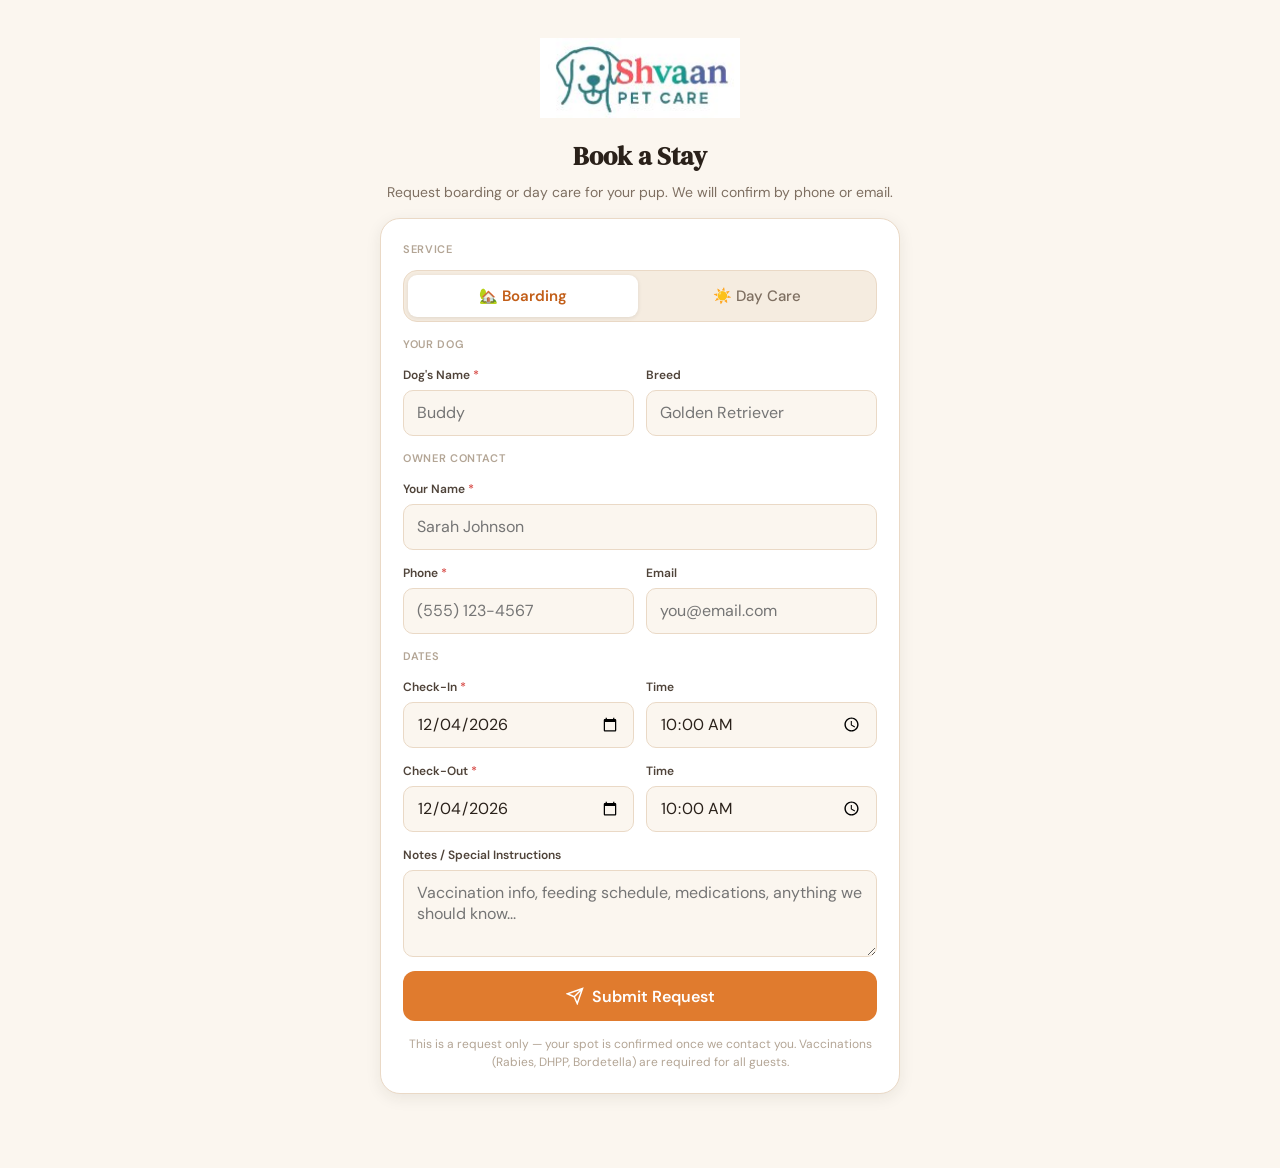
<file: book.html>
<!DOCTYPE html>
<html lang="en">
<head>
<meta charset="UTF-8">
<meta name="viewport" content="width=device-width, initial-scale=1.0, viewport-fit=cover">
<title>Book a Stay — Shvaan Pet Care</title>
<link rel="preconnect" href="https://fonts.googleapis.com">
<link rel="preconnect" href="https://fonts.gstatic.com" crossorigin>
<link href="https://fonts.googleapis.com/css2?family=DM+Serif+Display&family=DM+Sans:wght@300;400;500;600&display=swap" rel="stylesheet">
<style>
*,*::before,*::after{box-sizing:border-box;margin:0;padding:0}
:root{--cream:#FBF6EF;--crm:#F5ECE0;--crd:#EAD9C6;--br:#E07B2E;--bd:#C25E18;--ink:#2A211A;--inm:#4F4339;--inl:#7E6F61;--inf:#B3A595;--wh:#FFF;--dng:#D9534F;--fo:#2E8B82}
html{font-size:16px;-webkit-text-size-adjust:100%}
body{font-family:'DM Sans',sans-serif;background:var(--cream);color:var(--ink);line-height:1.6;min-height:100vh;padding:20px 16px 60px}
.wrap{max-width:520px;margin:0 auto}
.hero{text-align:center;padding:18px 0 14px}
.hero img{height:80px;width:auto;max-width:80%;object-fit:contain;margin-bottom:10px}
.hero h1{font-family:'DM Serif Display',serif;font-size:26px;color:var(--ink)}
.hero p{font-size:14px;color:var(--inl);margin-top:4px}
.card{background:var(--wh);border:1px solid var(--crd);border-radius:20px;padding:22px;box-shadow:0 4px 16px rgba(42,33,26,.08);margin-bottom:14px}
.fd{display:flex;flex-direction:column;gap:5px;margin-bottom:14px}
.fd label{font-size:12px;font-weight:600;color:var(--inm)}
.req{color:var(--dng)}
.fd input,.fd select,.fd textarea{height:46px;padding:0 13px;border:1.5px solid var(--crd);border-radius:10px;background:var(--cream);color:var(--ink);font-size:16px;font-family:'DM Sans',sans-serif;outline:none;width:100%;-webkit-appearance:none}
.fd textarea{height:auto;padding:11px 13px;resize:vertical}
.fd input:focus,.fd select:focus,.fd textarea:focus{border-color:var(--br);box-shadow:0 0 0 3px rgba(224,123,46,.13);background:var(--wh)}
.row{display:grid;grid-template-columns:1fr 1fr;gap:12px}
@media(max-width:480px){.row{grid-template-columns:1fr}}
.seg{display:flex;background:var(--crm);border:1.5px solid var(--crd);border-radius:14px;padding:4px;gap:4px;margin-bottom:14px}
.seg button{flex:1;padding:11px;border:none;background:none;border-radius:9px;font-size:15px;font-weight:500;color:var(--inl);cursor:pointer;font-family:'DM Sans',sans-serif}
.seg button.on{background:var(--wh);color:var(--bd);font-weight:600;box-shadow:0 1px 4px rgba(42,33,26,.1)}
.btn{width:100%;height:50px;border:none;border-radius:12px;background:var(--br);color:#fff;font-size:16px;font-weight:600;font-family:'DM Sans',sans-serif;cursor:pointer;display:flex;align-items:center;justify-content:center;gap:8px}
.btn:active{background:var(--bd)}
.btn:disabled{opacity:.6}
.note{font-size:12px;color:var(--inf);text-align:center;margin-top:14px;line-height:1.5}
.ok{text-align:center;padding:40px 20px}
.ok .em{font-size:54px;margin-bottom:14px}
.ok h2{font-family:'DM Serif Display',serif;font-size:24px;color:var(--ink);margin-bottom:8px}
.ok p{font-size:14px;color:var(--inl);margin-bottom:20px}
.err{background:#FBEDEC;color:var(--dng);border:1px solid #EAB0AC;border-radius:10px;padding:10px 13px;font-size:13px;margin-bottom:14px;display:none}
.sec-title{font-size:11px;font-weight:600;text-transform:uppercase;letter-spacing:.06em;color:var(--inf);margin-bottom:12px}
</style>
</head>
<body>
<div class="wrap">
  <div class="hero">
    <img src="[data-uri]" alt="Shvaan Pet Care">
    <h1>Book a Stay</h1>
    <p>Request boarding or day care for your pup. We will confirm by phone or email.</p>
  </div>
  <div class="card" id="form-card">
    <div class="err" id="err"></div>
    <div class="sec-title">Service</div>
    <div class="seg"><button type="button" class="on" id="seg-b" onclick="setSvc('boarding')">🏡 Boarding</button><button type="button" id="seg-d" onclick="setSvc('daycare')">☀️ Day Care</button></div>
    <div class="sec-title">Your Dog</div>
    <div class="row"><div class="fd"><label>Dog's Name <span class="req">*</span></label><input id="dog" placeholder="Buddy"></div><div class="fd"><label>Breed</label><input id="breed" placeholder="Golden Retriever"></div></div>
    <div class="sec-title">Owner Contact</div>
    <div class="fd"><label>Your Name <span class="req">*</span></label><input id="owner" placeholder="Sarah Johnson"></div>
    <div class="row"><div class="fd"><label>Phone <span class="req">*</span></label><input id="phone" type="tel" placeholder="(555) 123-4567"></div><div class="fd"><label>Email</label><input id="email" type="email" placeholder="you@email.com"></div></div>
    <div class="sec-title">Dates</div>
    <div class="row"><div class="fd"><label>Check-In <span class="req">*</span></label><input id="ci" type="date"></div><div class="fd"><label>Time</label><input id="cit" type="time" value="10:00"></div></div>
    <div class="row"><div class="fd"><label>Check-Out <span class="req">*</span></label><input id="co" type="date"></div><div class="fd"><label>Time</label><input id="cot" type="time" value="10:00"></div></div>
    <div class="fd"><label>Notes / Special Instructions</label><textarea id="notes" rows="3" placeholder="Vaccination info, feeding schedule, medications, anything we should know..."></textarea></div>
    <button class="btn" id="submit" onclick="submitReq()"><svg viewBox="0 0 24 24" fill="none" stroke="currentColor" stroke-width="2" style="width:18px;height:18px"><path d="M22 2L11 13M22 2l-7 20-4-9-9-4 20-7z"/></svg>Submit Request</button>
    <div class="note">This is a request only — your spot is confirmed once we contact you. Vaccinations (Rabies, DHPP, Bordetella) are required for all guests.</div>
  </div>
  <div class="card ok" id="ok-card" style="display:none">
    <div class="em">🐾</div>
    <h2>Request received!</h2>
    <p>Thanks! We've got your request and will reach out to confirm availability shortly.</p>
    <button class="btn" onclick="location.reload()">Submit Another</button>
  </div>
</div>
<script>
const SB='https://xtvyyszobucmaktpulxt.supabase.co',SK='sb_publishable_yz_iycmCCjIld2KoB_SNDg_TLHYHdhv';
let svc='boarding';
function setSvc(s){svc=s;document.getElementById('seg-b').classList.toggle('on',s==='boarding');document.getElementById('seg-d').classList.toggle('on',s==='daycare');}
const today=new Date().toISOString().split('T')[0];
document.getElementById('ci').value=today;document.getElementById('co').value=today;
function showErr(m){const e=document.getElementById('err');e.textContent=m;e.style.display='block';e.scrollIntoView({behavior:'smooth',block:'center'});}
async function submitReq(){
  const dog=document.getElementById('dog').value.trim();
  const owner=document.getElementById('owner').value.trim();
  const phone=document.getElementById('phone').value.trim();
  const email=document.getElementById('email').value.trim();
  const ci=document.getElementById('ci').value,cit=document.getElementById('cit').value;
  const co=document.getElementById('co').value,cot=document.getElementById('cot').value;
  const notes=document.getElementById('notes').value.trim();
  const breed=document.getElementById('breed').value.trim();
  document.getElementById('err').style.display='none';
  if(!dog||!owner||!phone){showErr('Please fill in your dog name, your name, and phone number.');return;}
  if(!ci||!co){showErr('Please choose check-in and check-out dates.');return;}
  const inDt=new Date(ci+'T'+(cit||'10:00')),outDt=new Date(co+'T'+(cot||'10:00'));
  if(outDt<=inDt){showErr('Check-out must be after check-in.');return;}
  const btn=document.getElementById('submit');btn.disabled=true;btn.textContent='Sending…';
  const rec={id:Date.now().toString()+Math.random().toString(36).slice(2),dog_id:null,dog_name:dog,owner_name:owner,service:svc,checkin:inDt.toISOString(),checkout:outDt.toISOString(),notes:[breed?'Breed: '+breed:'',email?'Email: '+email:'','Phone: '+phone,notes].filter(Boolean).join(' | '),status:'pending',created_at:new Date().toISOString(),source:'public'};
  try{
    const res=await fetch(SB+'/rest/v1/requests',{method:'POST',headers:{'apikey':SK,'Authorization':'Bearer '+SK,'Content-Type':'application/json'},body:JSON.stringify(rec)});
    if(!res.ok){const t=await res.text();throw new Error(t||'Submission failed');}
    document.getElementById('form-card').style.display='none';
    document.getElementById('ok-card').style.display='block';
    window.scrollTo({top:0,behavior:'smooth'});
  }catch(e){btn.disabled=false;btn.innerHTML='Submit Request';showErr('Sorry, something went wrong: '+e.message+'. Please call us instead.');}
}
</script>
</body>
</html>
</file>
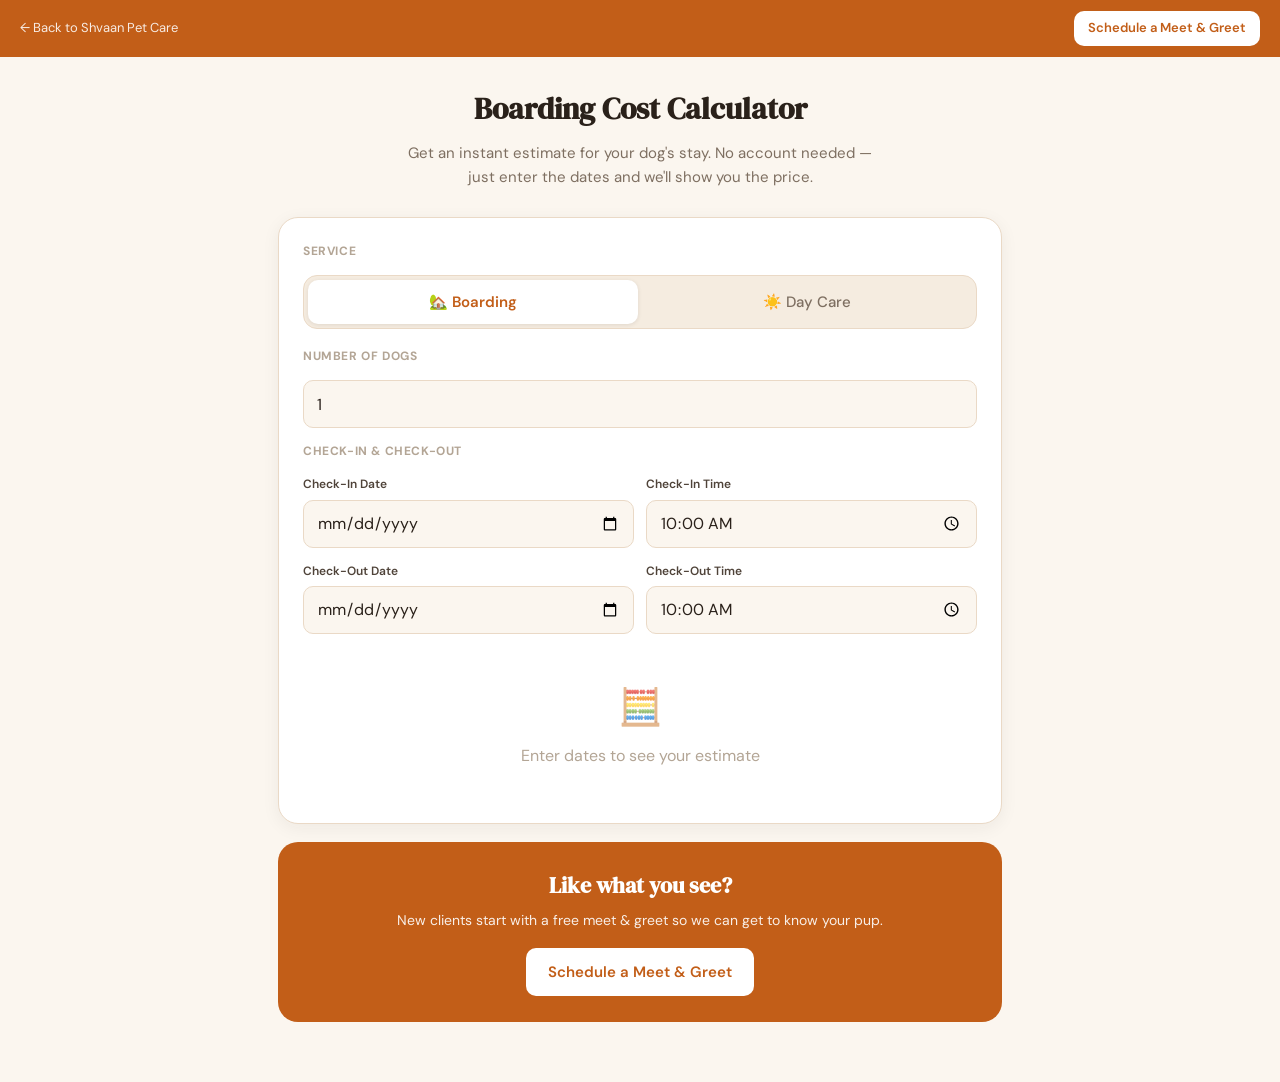
<file: calculator.html>
<!DOCTYPE html>
<html lang="en">
<head>
<meta charset="UTF-8">
<meta name="viewport" content="width=device-width, initial-scale=1.0, viewport-fit=cover">
<title>Boarding Cost Calculator — Shvaan Pet Care</title>
<meta name="description" content="Estimate the cost of boarding or day care for your dog at Shvaan Pet Care in Austin, TX.">
<link rel="preconnect" href="https://fonts.googleapis.com">
<link rel="preconnect" href="https://fonts.gstatic.com" crossorigin>
<link href="https://fonts.googleapis.com/css2?family=DM+Serif+Display&family=DM+Sans:wght@300;400;500;600;700&display=swap" rel="stylesheet">
<style>
*,*::before,*::after{box-sizing:border-box;margin:0;padding:0}
:root{
  --cream:#FBF6EF;--cream-mid:#F5ECE0;--cream-dark:#EAD9C6;
  --brown-dark:#C25E18;--brown:#E07B2E;--brown-light:#F0A868;
  --ink:#2A211A;--ink-mid:#4F4339;--ink-light:#7E6F61;--ink-faint:#B3A595;
  --white:#FFF;--danger:#D9534F;--forest:#2E8B82;--forest-pale:#EAF4F3;
  --gold-pale:#FBF0DD;--r1:6px;--r2:10px;--r3:16px;--r4:20px;
}
html{font-size:16px;-webkit-text-size-adjust:100%}
body{font-family:'DM Sans',sans-serif;background:var(--cream);color:var(--ink);line-height:1.6;min-height:100vh}

/* top bar */
.topbar{background:var(--brown-dark);padding:11px 20px;display:flex;align-items:center;justify-content:space-between;gap:12px}
.topbar a.back{color:rgba(255,255,255,.88);font-size:13px;text-decoration:none;display:flex;align-items:center;gap:6px}
.topbar a.back:hover{color:#fff}
.topbar a.cta{background:var(--white);color:var(--brown-dark);font-size:13px;font-weight:600;padding:7px 14px;border-radius:var(--r2);text-decoration:none;white-space:nowrap}

.wrap{max-width:760px;margin:0 auto;padding:28px 18px 60px}
.hero{text-align:center;margin-bottom:28px}
.hero h1{font-family:'DM Serif Display',serif;font-size:30px;color:var(--ink);margin-bottom:8px}
.hero p{font-size:15px;color:var(--ink-light);max-width:480px;margin:0 auto}

.card{background:var(--white);border:1px solid var(--cream-dark);border-radius:var(--r4);padding:24px;box-shadow:0 4px 18px rgba(42,33,26,.06);margin-bottom:18px}
.ct{font-size:12px;font-weight:700;text-transform:uppercase;letter-spacing:.05em;color:var(--ink-faint);margin-bottom:14px}

.seg{display:flex;background:var(--cream-mid);border:1.5px solid var(--cream-dark);border-radius:14px;padding:4px;gap:4px;margin-bottom:18px}
.seg button{flex:1;padding:12px;border:none;background:none;border-radius:10px;font-size:15px;font-weight:500;color:var(--ink-light);cursor:pointer;font-family:'DM Sans',sans-serif}
.seg button.on{background:var(--white);color:var(--brown-dark);font-weight:600;box-shadow:0 1px 4px rgba(42,33,26,.1)}

.fd{display:flex;flex-direction:column;gap:5px;margin-bottom:14px}
.fd label{font-size:12px;font-weight:600;color:var(--ink-mid)}
.fd input,.fd select{height:48px;padding:0 13px;border:1.5px solid var(--cream-dark);border-radius:10px;background:var(--cream);color:var(--ink);font-size:16px;font-family:'DM Sans',sans-serif;outline:none;width:100%;-webkit-appearance:none}
.fd input:focus,.fd select:focus{border-color:var(--brown);box-shadow:0 0 0 3px rgba(224,123,46,.13);background:var(--white)}
.g2{display:grid;grid-template-columns:1fr 1fr;gap:12px}
@media(max-width:520px){.g2{grid-template-columns:1fr}}

.result{background:var(--cream-mid);border:1.5px solid var(--cream-dark);border-radius:var(--r3);padding:20px;margin-top:6px}
.rline{display:flex;justify-content:space-between;align-items:center;padding:7px 0;font-size:14px;color:var(--ink-mid);border-bottom:1px solid var(--cream-dark)}
.rline:last-of-type{border-bottom:none}
.rline .v{font-weight:600;color:var(--ink)}
.gtotal{display:flex;justify-content:space-between;align-items:center;margin-top:14px;padding-top:14px;border-top:2px solid var(--cream-dark)}
.gtotal .lbl{font-size:14px;font-weight:600;color:var(--ink-mid)}
.gtotal .amt{font-family:'DM Serif Display',serif;font-size:30px;color:var(--brown-dark)}
.est-note{font-size:12px;color:var(--ink-faint);margin-top:12px;line-height:1.5;text-align:center}
.empty{text-align:center;padding:30px 20px;color:var(--ink-faint)}
.empty .ei{font-size:36px;display:block;margin-bottom:8px;opacity:.7}

.cta-band{background:var(--brown-dark);border-radius:var(--r4);padding:26px;text-align:center;color:#fff;margin-top:6px}
.cta-band h2{font-family:'DM Serif Display',serif;font-size:22px;margin-bottom:6px}
.cta-band p{font-size:14px;opacity:.9;margin-bottom:16px}
.cta-band a{background:var(--white);color:var(--brown-dark);font-size:15px;font-weight:600;padding:12px 22px;border-radius:var(--r2);text-decoration:none;display:inline-block}
</style>
</head>
<body>
<div class="topbar">
  <a class="back" href="index.html">← Back to Shvaan Pet Care</a>
  <a class="cta" href="meet-greet.html">Schedule a Meet &amp; Greet</a>
</div>

<div class="wrap">
  <div class="hero">
    <h1>Boarding Cost Calculator</h1>
    <p>Get an instant estimate for your dog's stay. No account needed — just enter the dates and we'll show you the price.</p>
  </div>

  <div class="card">
    <div class="ct">Service</div>
    <div class="seg">
      <button type="button" class="on" id="seg-b" onclick="setSvc('boarding')">🏡 Boarding</button>
      <button type="button" id="seg-d" onclick="setSvc('daycare')">☀️ Day Care</button>
    </div>

    <div class="ct">Number of Dogs</div>
    <div class="fd">
      <input type="number" id="num-dogs" min="1" max="10" value="1" oninput="recalc()">
    </div>

    <div class="ct" id="dates-title">Check-In &amp; Check-Out</div>
    <div class="g2">
      <div class="fd"><label>Check-In Date</label><input type="date" id="ci-d" oninput="recalc()"></div>
      <div class="fd"><label>Check-In Time</label><input type="time" id="ci-t" value="10:00" oninput="recalc()"></div>
    </div>
    <div class="g2">
      <div class="fd"><label>Check-Out Date</label><input type="date" id="co-d" oninput="recalc()"></div>
      <div class="fd"><label>Check-Out Time</label><input type="time" id="co-t" value="10:00" oninput="recalc()"></div>
    </div>

    <div id="result-area"></div>
  </div>

  <div class="cta-band">
    <h2>Like what you see?</h2>
    <p>New clients start with a free meet &amp; greet so we can get to know your pup.</p>
    <a href="meet-greet.html">Schedule a Meet &amp; Greet</a>
  </div>
</div>

<script>
/* ── Public pricing config (display only — final price set at check-out) ── */
var RATES = { boarding: 55, daycare: 35 };
var THRESHOLD_HRS = 3;     // extra hours beyond a full day before surcharge
var SURCHARGE_PCT = 50;    // % of daily rate added when over threshold
var svc = 'boarding';

function setSvc(s){
  svc = s;
  document.getElementById('seg-b').classList.toggle('on', s==='boarding');
  document.getElementById('seg-d').classList.toggle('on', s==='daycare');
  document.getElementById('dates-title').textContent = s==='daycare' ? 'Day Care Date & Times' : 'Check-In & Check-Out';
  recalc();
}

function getTimes(){
  var ci=document.getElementById('ci-d').value, ct=document.getElementById('ci-t').value;
  var co=document.getElementById('co-d').value, ot=document.getElementById('co-t').value;
  if(!ci||!ct||!co||!ot) return null;
  var i=new Date(ci+'T'+ct), o=new Date(co+'T'+ot);
  if(isNaN(i)||isNaN(o)||o<=i) return null;
  return {i:i,o:o};
}

function calcOne(i,o){
  var rate = svc==='boarding' ? RATES.boarding : RATES.daycare;
  var hrs = (o-i)/3600000;
  if(svc==='daycare'){
    var days=Math.max(1,Math.ceil(hrs/24));
    return {rate:rate, fullDays:days, extraHrs:0, surcharge:0, total:+(rate*days).toFixed(2)};
  }
  var full=Math.floor(hrs/24), rem=hrs-full*24;
  // FIXED: Only apply surcharge if full>=1 AND rem>threshold
  var sur = (full>=1 && rem>THRESHOLD_HRS) ? +(rate*SURCHARGE_PCT/100).toFixed(2) : 0;
  var total = +((full===0&&rem>0 ? rate : rate*full)+sur).toFixed(2);
  return {rate:rate, fullDays:full, extraHrs:+rem.toFixed(2), surcharge:sur, total:total};
}

function recalc(){
  var ra=document.getElementById('result-area');
  var times=getTimes();
  var num=parseInt(document.getElementById('num-dogs').value)||0;
  if(!times||num<1){
    ra.innerHTML='<div class="empty"><span class="ei">🧮</span><p>Enter dates to see your estimate</p></div>';
    return;
  }
  var one=calcOne(times.i,times.o);
  var grand=+(one.total*num).toFixed(2);
  var fd=function(d){return d.toLocaleDateString('en-US',{month:'short',day:'numeric',year:'numeric'})+' '+d.toLocaleTimeString('en-US',{hour:'numeric',minute:'2-digit'});};
  var durLabel = one.fullDays+(svc==='boarding'?' night':' day')+(one.fullDays!==1?'s':'')+(one.extraHrs>0?' + '+one.extraHrs+'h':'');
  ra.innerHTML =
    '<div class="result">'+
      '<div class="rline"><span>'+(svc==='boarding'?'🏡 Boarding':'☀️ Day Care')+' rate</span><span class="v">$'+one.rate.toFixed(2)+(svc==='boarding'?' / night':' / day')+'</span></div>'+
      '<div class="rline"><span>Duration</span><span class="v">'+durLabel+'</span></div>'+
      (one.surcharge>0?'<div class="rline"><span>Late check-out surcharge (per dog)</span><span class="v">+$'+one.surcharge.toFixed(2)+'</span></div>':'')+
      '<div class="rline"><span>Per dog</span><span class="v">$'+one.total.toFixed(2)+'</span></div>'+
      (num>1?'<div class="rline"><span>Number of dogs</span><span class="v">× '+num+'</span></div>':'')+
      '<div class="gtotal"><span class="lbl">Estimated total</span><span class="amt">$'+grand.toFixed(2)+'</span></div>'+
      '<div class="est-note">'+fd(times.i)+' → '+fd(times.o)+'<br>This is an estimate. The final price is confirmed at check-out based on actual drop-off and pick-up times.</div>'+
    '</div>';
}

// init
recalc();
</script>
</body>
</html>
</file>
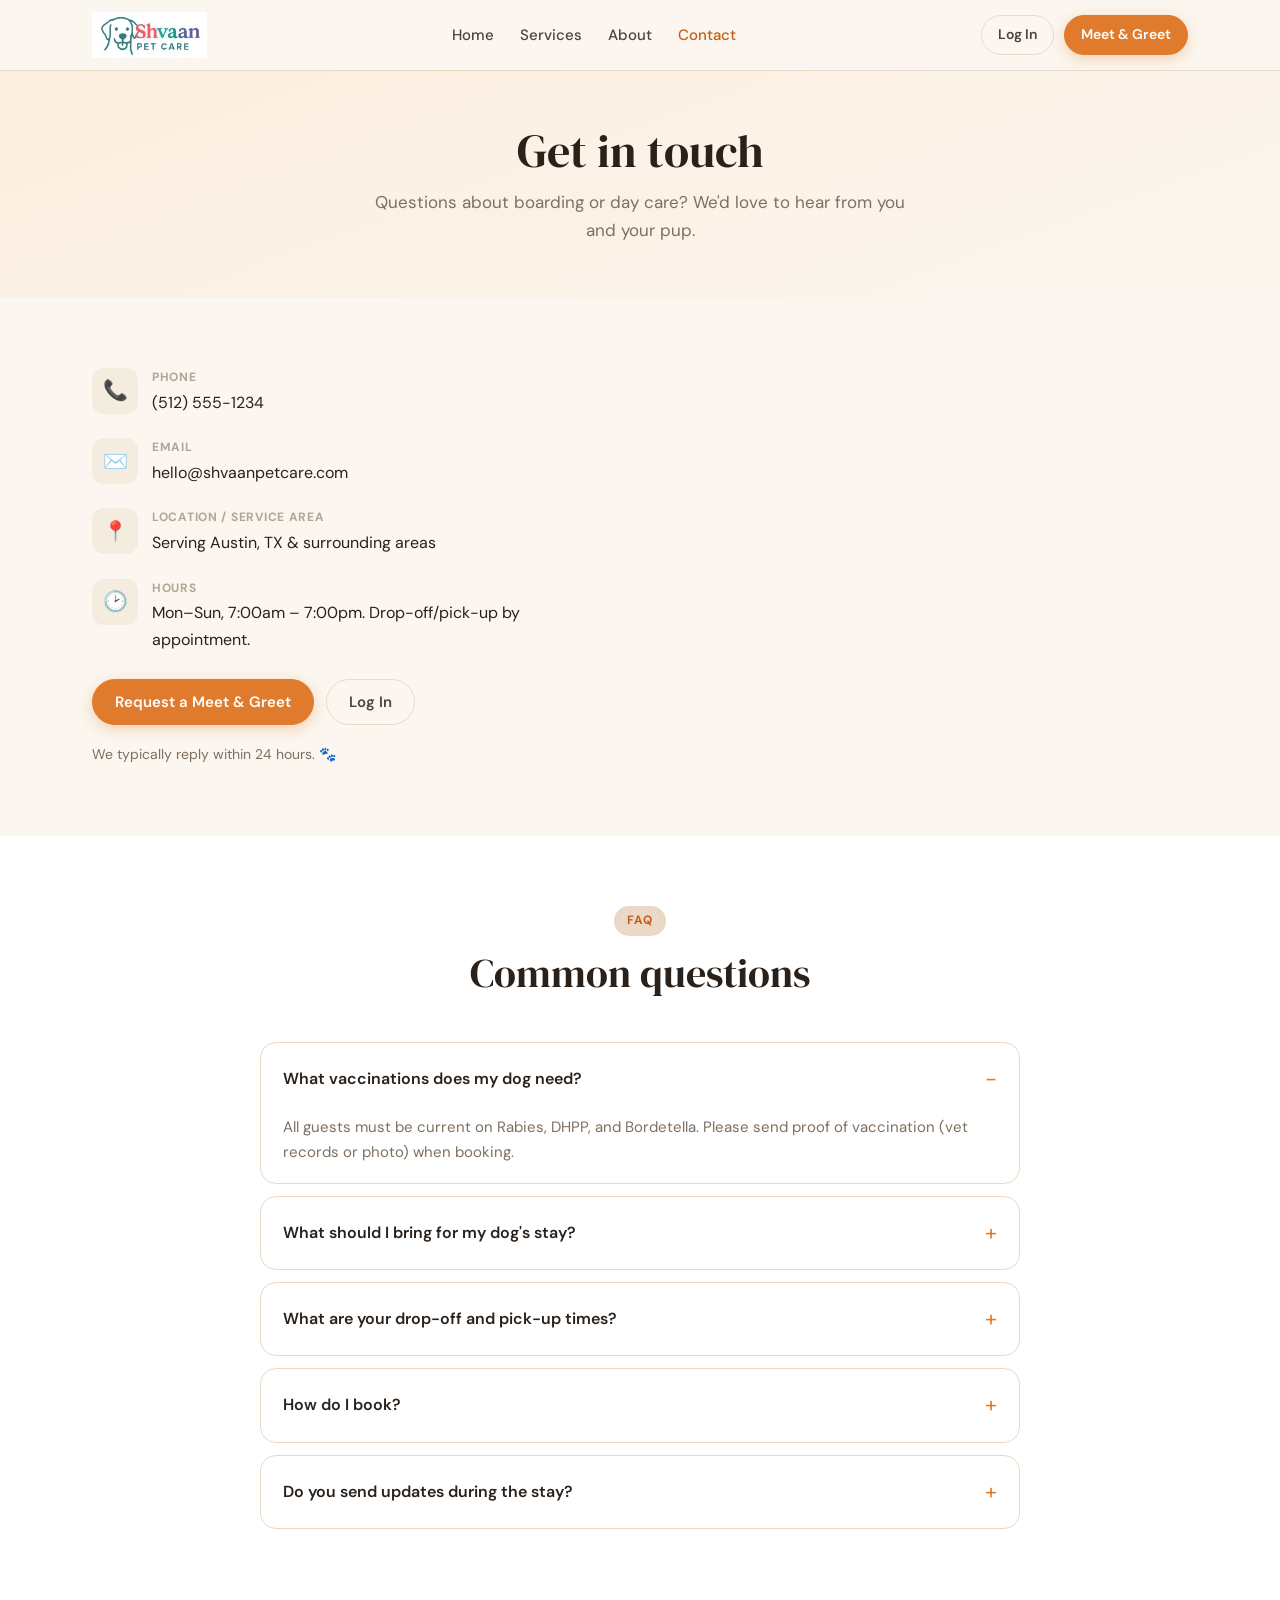
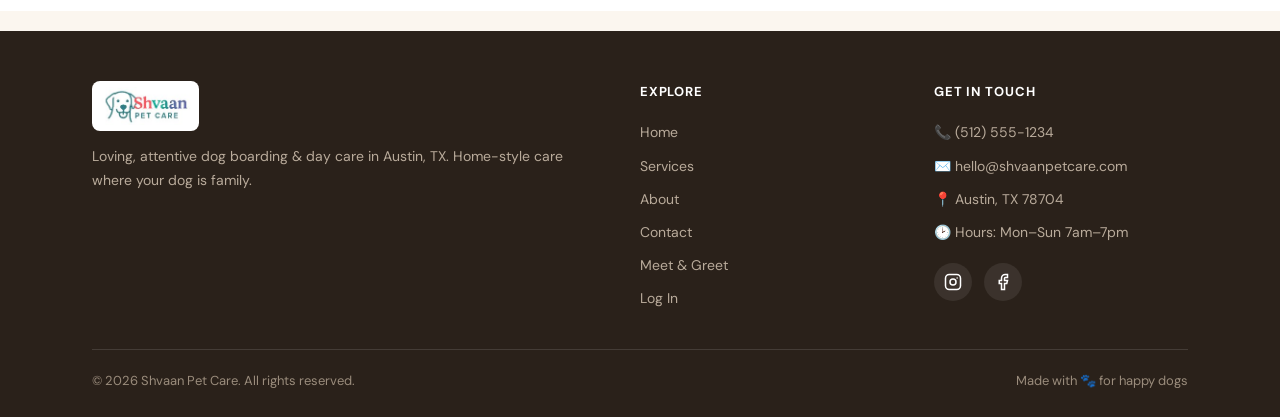
<file: contact.html>
<!DOCTYPE html>
<html lang="en">
<head>
<meta charset="UTF-8">
<meta name="viewport" content="width=device-width, initial-scale=1.0">
<title>Contact — Shvaan Pet Care</title>
<meta name="description" content="Shvaan Pet Care — loving dog boarding and day care. A safe, attentive home away from home for your dog.">
<link rel="preconnect" href="https://fonts.googleapis.com"><link rel="preconnect" href="https://fonts.gstatic.com" crossorigin>
<link href="https://fonts.googleapis.com/css2?family=DM+Serif+Display&family=DM+Sans:wght@400;500;600;700&display=swap" rel="stylesheet">
<link rel="stylesheet" href="site.css">
</head>
<body>
<header class="site">
  <div class="wrap nav">
    <a class="nav-logo" href="home.html"><img src="[data-uri]" alt="Shvaan Pet Care"></a>
    <nav class="nav-links">
      <a href="home.html">Home</a>
      <a href="services.html">Services</a>
      <a href="about.html">About</a>
      <a href="contact.html" class="active">Contact</a>
    </nav>
    <div class="nav-cta">
      <a class="btn btn-ghost btn-sm" href="app.html">Log In</a>
      <a class="btn btn-primary btn-sm" href="meet-greet.html">Meet &amp; Greet</a>
      <button class="menu-toggle" onclick="document.getElementById('mm').classList.toggle('open')" aria-label="Menu"><svg viewBox="0 0 24 24" fill="none" stroke="currentColor" stroke-width="2"><line x1="3" y1="6" x2="21" y2="6"/><line x1="3" y1="12" x2="21" y2="12"/><line x1="3" y1="18" x2="21" y2="18"/></svg></button>
    </div>
  </div>
  <div class="mobile-menu" id="mm">
    <a href="home.html">Home</a><a href="services.html">Services</a><a href="about.html">About</a><a href="contact.html">Contact</a>
    <a class="btn btn-ghost" href="app.html">Log In</a>
    <a class="btn btn-primary" href="meet-greet.html">Meet &amp; Greet</a>
  </div>
</header>

<section class="page-hero"><div class="wrap"><h1>Get in touch</h1><p>Questions about boarding or day care? We'd love to hear from you and your pup.</p></div></section>

<section>
  <div class="wrap"><div class="contact-grid">
    <div class="contact-info">
      <div class="row"><div class="ci-ico">📞</div><div><div class="ci-label">Phone</div><div class="ci-val"><a href="tel:(512) 555-1234">(512) 555-1234</a></div></div></div>
      <div class="row"><div class="ci-ico">✉️</div><div><div class="ci-label">Email</div><div class="ci-val"><a href="mailto:hello@shvaanpetcare.com">hello@shvaanpetcare.com</a></div></div></div>
      <div class="row"><div class="ci-ico">📍</div><div><div class="ci-label">Location / Service Area</div><div class="ci-val">Serving Austin, TX & surrounding areas</div></div></div>
      <div class="row"><div class="ci-ico">🕑</div><div><div class="ci-label">Hours</div><div class="ci-val">Mon–Sun, 7:00am – 7:00pm. Drop-off/pick-up by appointment.</div></div></div>
      <div style="margin-top:26px;display:flex;gap:12px;flex-wrap:wrap">
        <a class="btn btn-primary" href="meet-greet.html">Request a Meet &amp; Greet</a>
        <a class="btn btn-ghost" href="app.html">Log In</a>
      </div>
      <p class="muted" style="font-size:14px;margin-top:18px">We typically reply within 24 hours. 🐾</p>
    </div>
    <div>
      <div class="map-box" style="display:none"></div>
    </div>
  </div></div>
</section>

<section class="alt">
  <div class="wrap">
    <div class="section-head"><span class="tag">FAQ</span><h2>Common questions</h2></div>
    <div class="faq">
      <details open><summary>What vaccinations does my dog need?</summary><p>All guests must be current on Rabies, DHPP, and Bordetella. Please send proof of vaccination (vet records or photo) when booking.</p></details>
      <details><summary>What should I bring for my dog's stay?</summary><p>Please bring food (if using your own brand), any medications, and optionally a favorite bed/blanket or toy for comfort.</p></details>
      <details><summary>What are your drop-off and pick-up times?</summary><p>Drop-off: 7:00am – 10:00am (by appointment). Pick-up: 5:00pm – 7:00pm (by appointment). Please contact us to schedule your preferred times.</p></details>
      <details><summary>How do I book?</summary><p>New clients start with a <a href="meet-greet.html">Meet &amp; Greet</a> so we can get to know your dog. After that, we'll set you up with an account where you can add your dog's profile and request stays anytime.</p></details>
      <details><summary>Do you send updates during the stay?</summary><p>Yes — we share photos and updates so you can see how your pup is settling in and having fun.</p></details>
    </div>
  </div>
</section>

<footer class="site">
  <div class="wrap">
    <div class="f-grid">
      <div>
        <img class="f-logo" src="[data-uri]" alt="Shvaan Pet Care">
        <p>Loving, attentive dog boarding & day care in Austin, TX. Home-style care where your dog is family.</p>
      </div>
      <div>
        <h4>Explore</h4>
        <div class="f-links">
          <a href="home.html">Home</a><a href="services.html">Services</a>
          <a href="about.html">About</a><a href="contact.html">Contact</a>
          <a href="meet-greet.html">Meet &amp; Greet</a><a href="app.html">Log In</a>
        </div>
      </div>
      <div>
        <h4>Get in touch</h4>
        <div class="f-links">
          <a href="tel:(512) 555-1234">📞 (512) 555-1234</a>
          <a href="mailto:hello@shvaanpetcare.com">✉️ hello@shvaanpetcare.com</a>
          <a href="#" onclick="event.preventDefault()">📍 Austin, TX 78704</a>
          <a href="#" onclick="event.preventDefault()">🕑 Hours: Mon–Sun 7am–7pm</a>
        </div>
        <div class="socials" style="margin-top:14px">
          <a href="https://instagram.com/shvaanpetcare" aria-label="Instagram"><svg viewBox="0 0 24 24" fill="none" stroke="currentColor" stroke-width="2"><rect x="2" y="2" width="20" height="20" rx="5"/><circle cx="12" cy="12" r="4"/><circle cx="17.5" cy="6.5" r="1" fill="currentColor" stroke="none"/></svg></a>
          <a href="https://facebook.com/shvaanpetcare" aria-label="Facebook"><svg viewBox="0 0 24 24" fill="none" stroke="currentColor" stroke-width="2"><path d="M18 2h-3a5 5 0 0 0-5 5v3H7v4h3v8h4v-8h3l1-4h-4V7a1 1 0 0 1 1-1h3z"/></svg></a>
        </div>
      </div>
    </div>
    <div class="f-bottom">
      <span>© <span id="yr"></span> Shvaan Pet Care. All rights reserved.</span>
      <span>Made with 🐾 for happy dogs</span>
    </div>
  </div>
</footer>
<script>document.getElementById('yr').textContent=new Date().getFullYear();</script>
</body>
</html>
</file>
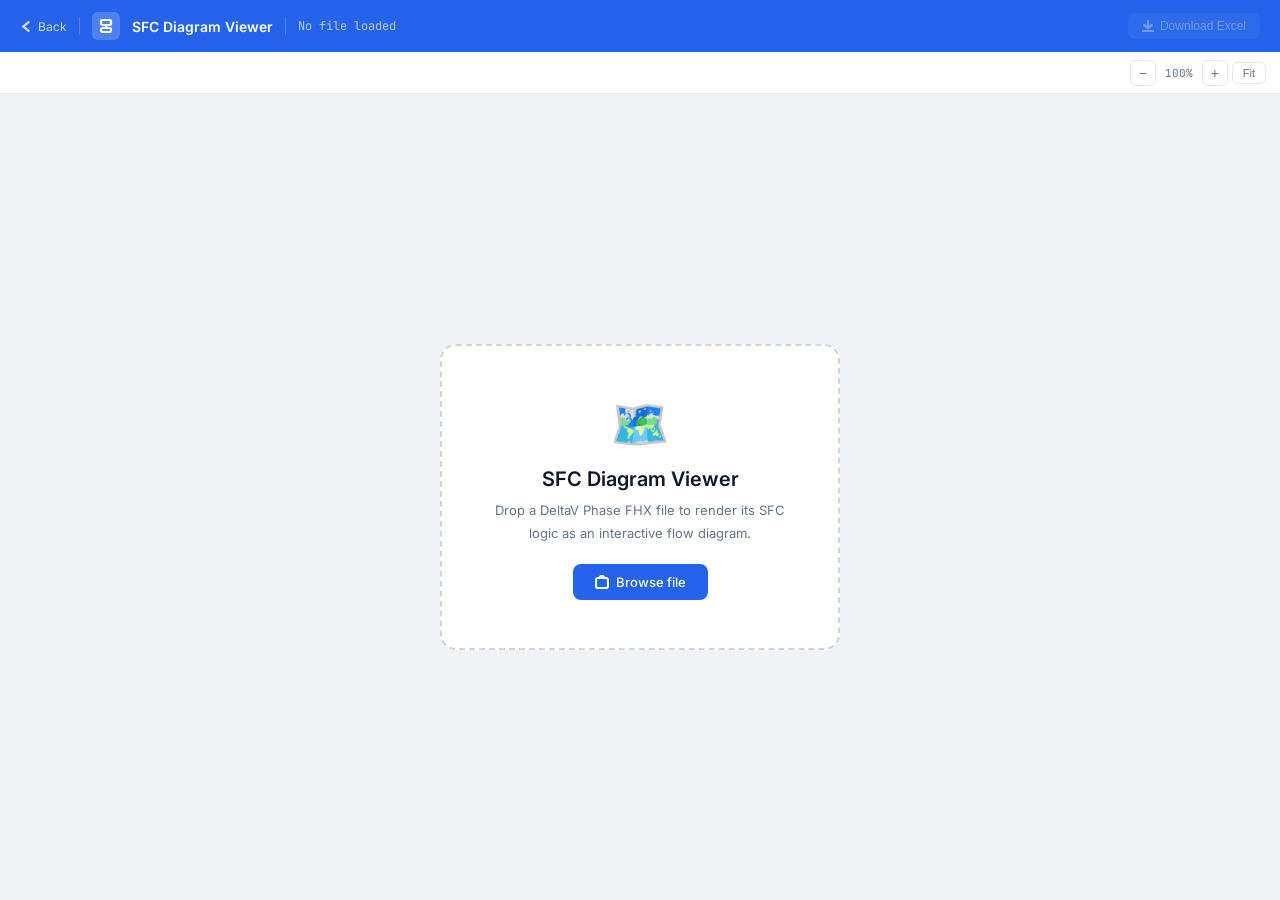
<file: diagram.html>
<!DOCTYPE html>
<html lang="en">
<head>
<meta charset="UTF-8"/>
<meta name="viewport" content="width=device-width,initial-scale=1.0"/>
<title>SFC Diagram · FHX Converter</title>
<link href="https://fonts.googleapis.com/css2?family=Inter:wght@300;400;500;600&family=JetBrains+Mono:wght@400;500&display=swap" rel="stylesheet"/>
<style>
*,*::before,*::after{box-sizing:border-box;margin:0;padding:0}
:root{
  --bg:#f0f2f5;--white:#fff;--s1:#f8f9fc;--s2:#f0f4ff;
  --bd:#e4e7ed;--bd2:#d0d4de;
  --blue:#2563eb;--blue50:#eff4ff;--blue100:#dbeafe;--blue700:#1d4ed8;--blue900:#1e3a8a;
  --green:#059669;--green50:#ecfdf5;--green100:#d1fae5;--green800:#065f46;
  --red:#dc2626;--red50:#fef2f2;
  --purple:#7c3aed;--purple50:#f5f3ff;
  --amber:#d97706;--amber50:#fffbeb;--orange100:#fed7aa;
  --text:#0f172a;--text2:#334155;--muted:#64748b;--dim:#94a3b8;
  --sans:'Inter',sans-serif;--mono:'JetBrains Mono',monospace;
}
html,body{height:100%;background:var(--bg);color:var(--text);font-family:var(--sans);font-size:14px;overflow:hidden}
body{display:flex;flex-direction:column}

/* HEADER */
header{
  height:52px;display:flex;align-items:center;gap:12px;padding:0 20px;
  background:var(--blue);flex-shrink:0;z-index:20;
}
.h-back{color:rgba(255,255,255,.75);text-decoration:none;display:flex;align-items:center;gap:5px;font-size:12px;transition:color .15s}
.h-back:hover{color:#fff}
.h-back svg{width:13px;height:13px;fill:none;stroke:currentColor;stroke-width:2.2;stroke-linecap:round}
.h-sep{width:1px;height:18px;background:rgba(255,255,255,.2)}
.h-icon{width:28px;height:28px;background:rgba(255,255,255,.2);border-radius:6px;display:grid;place-items:center;flex-shrink:0}
.h-icon svg{width:14px;height:14px;fill:none;stroke:#fff;stroke-width:2.2;stroke-linecap:round}
.h-title{font-size:14px;font-weight:600;color:#fff}
.h-file{font-size:12px;color:rgba(255,255,255,.65);font-family:var(--mono);overflow:hidden;text-overflow:ellipsis;white-space:nowrap;max-width:240px}
.h-right{margin-left:auto;display:flex;align-items:center;gap:8px}
.hbtn{
  display:flex;align-items:center;gap:6px;padding:6px 14px;border-radius:7px;
  font-size:12px;font-weight:500;cursor:pointer;border:none;transition:all .15s;
}
.hbtn.ghost{background:rgba(255,255,255,.12);color:#fff}
.hbtn.ghost:hover{background:rgba(255,255,255,.22)}
.hbtn:disabled{opacity:.35;cursor:default}
.hbtn svg{width:12px;height:12px;fill:none;stroke:currentColor;stroke-width:2.2;stroke-linecap:round}

/* TOOLBAR */
.toolbar{
  height:42px;display:flex;align-items:center;gap:6px;padding:0 14px;
  background:var(--white);border-bottom:1px solid var(--bd);flex-shrink:0;z-index:10;
}
.block-tabs{display:flex;gap:4px;flex:1;overflow-x:auto;scrollbar-width:none}
.block-tabs::-webkit-scrollbar{display:none}
.btab{
  padding:4px 12px;border-radius:6px;font-size:12px;font-weight:500;
  border:1px solid var(--bd);background:transparent;color:var(--muted);
  cursor:pointer;white-space:nowrap;transition:all .15s;flex-shrink:0;
}
.btab:hover{color:var(--text2)}
.btab.on{background:var(--blue50);border-color:var(--blue100);color:var(--blue700);font-weight:600}
.zoom-row{display:flex;align-items:center;gap:4px;flex-shrink:0;margin-left:auto}
.zb{width:26px;height:26px;border-radius:6px;border:1px solid var(--bd);
  background:var(--white);color:var(--muted);cursor:pointer;font-size:14px;
  display:grid;place-items:center;transition:all .15s;}
.zb:hover{border-color:var(--bd2);color:var(--text2);background:var(--s1)}
.zl{font-size:11px;color:var(--muted);font-family:var(--mono);min-width:38px;text-align:center}
.fit-btn{padding:4px 10px;border-radius:6px;border:1px solid var(--bd);
  font-size:11px;font-weight:500;color:var(--muted);background:var(--white);cursor:pointer;transition:all .15s}
.fit-btn:hover{border-color:var(--bd2);color:var(--text2);background:var(--s1)}

/* MAIN */
.main{flex:1;display:flex;overflow:hidden;min-height:0;position:relative}

/* DROP */
.drop-overlay{
  position:absolute;inset:0;display:flex;flex-direction:column;
  align-items:center;justify-content:center;
  background:var(--bg);z-index:5;
}
.drop-overlay.hidden{display:none}
.drop-card{
  background:var(--white);border:2px dashed var(--bd2);border-radius:16px;
  padding:48px 40px;text-align:center;max-width:400px;transition:all .2s;
}
.drop-card.over{border-color:var(--blue);background:var(--blue50)}
.dci{font-size:48px;margin-bottom:14px}
.dct{font-size:20px;font-weight:600;color:var(--text);margin-bottom:8px}
.dcs{font-size:13px;color:var(--muted);line-height:1.7;margin-bottom:20px}
.dcbtn{
  display:inline-flex;align-items:center;gap:7px;padding:10px 22px;
  background:var(--blue);color:#fff;border-radius:8px;
  font-size:13px;font-weight:500;border:none;cursor:pointer;transition:all .15s;
}
.dcbtn:hover{background:var(--blue700)}
.dcinput{position:absolute;width:1px;height:1px;opacity:0}
.load-state{display:none;flex-direction:column;align-items:center;gap:14px}
.load-state.show{display:flex}
.spin{width:36px;height:36px;border:3px solid var(--bd);border-top-color:var(--blue);border-radius:50%;animation:spin .7s linear infinite}
@keyframes spin{to{transform:rotate(360deg)}}

/* CANVAS */
.canvas-wrap{
  flex:1;overflow:hidden;position:relative;cursor:grab;
  background:var(--s1);
  background-image:radial-gradient(circle,#d0d5de 1px,transparent 1px);
  background-size:24px 24px;
}
.canvas-wrap.grabbing{cursor:grabbing}
.canvas-wrap.hidden{display:none}
.diagram-svg{position:absolute;top:0;left:0;overflow:visible;user-select:none}

/* SVG styles */
.sfc-step{cursor:pointer}
.sfc-step:hover .step-rect{filter:brightness(1.12)}
.sfc-trans{cursor:pointer}
.sfc-trans:hover .trans-rect{filter:brightness(1.15)}

/* LEGEND */
.legend{
  position:absolute;bottom:16px;left:16px;
  background:rgba(255,255,255,.94);border:1px solid var(--bd);border-radius:10px;
  padding:10px 14px;box-shadow:0 2px 10px rgba(0,0,0,.07);
  display:flex;flex-direction:column;gap:6px;
}
.leg-item{display:flex;align-items:center;gap:8px;font-size:11px;color:var(--muted)}
.leg-sw{width:14px;height:10px;border-radius:3px;flex-shrink:0}

/* ── MODAL ── */
.modal-bd{
  position:fixed;inset:0;background:rgba(15,23,42,.4);
  display:flex;align-items:center;justify-content:center;
  z-index:100;padding:20px;
  opacity:0;pointer-events:none;transition:opacity .18s;
  backdrop-filter:blur(4px);
}
.modal-bd.show{opacity:1;pointer-events:all}
.modal{
  background:var(--white);border-radius:14px;
  width:820px;height:560px;min-width:400px;min-height:300px;
  display:flex;flex-direction:column;overflow:hidden;
  box-shadow:0 20px 60px rgba(0,0,0,.18);
  transform:scale(.97) translateY(6px);transition:transform .18s;
  position:relative;resize:both;
}
.modal-bd.show .modal{transform:scale(1) translateY(0)}
/* Resize handle visual cue */
.modal::after{
  content:'';position:absolute;bottom:4px;right:4px;
  width:12px;height:12px;
  border-right:2px solid var(--bd2);border-bottom:2px solid var(--bd2);
  border-radius:0 0 4px 0;pointer-events:none;opacity:.6;
}
.modal-head{
  padding:16px 20px 14px;border-bottom:1px solid var(--bd);
  display:flex;align-items:flex-start;gap:12px;flex-shrink:0;
}
.mh-icon{
  width:36px;height:36px;border-radius:8px;flex-shrink:0;
  display:grid;place-items:center;font-size:17px;
}
.mh-icon.step{background:var(--blue50)}
.mh-icon.trans{background:var(--green50)}
.mh-title{font-size:15px;font-weight:600;color:var(--text)}
.mh-sub{font-size:12px;color:var(--muted);margin-top:3px}
.mh-close{
  margin-left:auto;width:28px;height:28px;border-radius:6px;
  background:none;border:none;cursor:pointer;color:var(--dim);
  font-size:17px;display:grid;place-items:center;transition:all .15s;flex-shrink:0;
}
.mh-close:hover{background:var(--s1);color:var(--text)}
/* Drag to move */
.modal-head{cursor:move}

.modal-body{overflow-y:auto;flex:1;padding:0 20px 16px}
.modal-body::-webkit-scrollbar{width:5px}
.modal-body::-webkit-scrollbar-thumb{background:var(--bd2);border-radius:3px}

.sec-hd{
  display:flex;align-items:center;gap:8px;padding:14px 0 10px;
  font-size:11px;font-weight:600;color:var(--muted);letter-spacing:.08em;text-transform:uppercase;
  border-bottom:1px solid var(--bd);position:sticky;top:0;background:var(--white);z-index:1;
}
.sec-hd .cnt{background:var(--blue50);color:var(--blue700);font-size:10px;padding:2px 7px;border-radius:20px}

.act-tbl{width:100%;border-collapse:collapse;font-size:12px}
.act-tbl th{
  padding:8px 10px;font-size:10px;font-weight:600;color:var(--muted);
  text-transform:uppercase;letter-spacing:.06em;text-align:left;
  background:var(--s1);border-bottom:1px solid var(--bd);
}
.act-tbl td{padding:9px 10px;vertical-align:top;border-bottom:1px solid var(--bd);line-height:1.5}
.act-tbl tr:last-child td{border-bottom:none}
.act-tbl tr:hover td{background:var(--s2)}
.act-tbl .mono{font-family:var(--mono);font-size:11px;color:var(--text2)}
.act-tbl .expr{font-family:var(--mono);font-size:11px;color:var(--blue900);white-space:pre-wrap;word-break:break-word}
.act-tbl .muted{color:var(--muted);font-style:italic}
.type-badge{font-size:9px;font-weight:600;padding:2px 6px;border-radius:20px}
.type-badge.SH{background:var(--blue50);color:var(--blue700)}
.type-badge.ST{background:var(--green50);color:var(--green800)}
.type-badge.other{background:var(--s1);color:var(--muted)}

.expr-block{
  margin:14px 0 0;background:var(--s1);border-radius:10px;
  border:1px solid var(--bd);padding:14px 16px;
}
.ebl{font-size:10px;font-weight:600;color:var(--muted);text-transform:uppercase;letter-spacing:.08em;margin-bottom:8px}
.ebc{font-family:var(--mono);font-size:12px;color:var(--blue900);white-space:pre-wrap;word-break:break-word;line-height:1.6}
.term-badge{
  display:inline-flex;align-items:center;gap:5px;padding:4px 10px;
  border-radius:20px;font-size:11px;font-weight:600;margin-top:10px;
}
.term-badge.end{background:var(--red50);color:var(--red)}
.term-badge.next{background:var(--green50);color:var(--green800)}
.tdesc{font-size:13px;color:var(--text2);margin-top:12px;line-height:1.6;
  padding:10px 14px;background:var(--amber50);border-radius:8px;border-left:3px solid var(--amber)}
.out-trans-row td{background:var(--green50)!important}
</style>
</head>
<body>

<header>
  <a class="h-back" href="/">
    <svg viewBox="0 0 12 12"><polyline points="8,2 3,6 8,10"/></svg>
    Back
  </a>
  <div class="h-sep"></div>
  <div class="h-icon">
    <svg viewBox="0 0 14 14"><rect x="2" y="1" width="10" height="5" rx="1.5"/><rect x="2" y="9" width="10" height="4" rx="1.5"/><line x1="7" y1="6" x2="7" y2="9"/></svg>
  </div>
  <div class="h-title">SFC Diagram Viewer</div>
  <div class="h-sep"></div>
  <div class="h-file" id="hFile">No file loaded</div>
  <div class="h-right">
    <button class="hbtn ghost" id="dlBtn" disabled onclick="downloadExcel()">
      <svg viewBox="0 0 12 12"><line x1="6" y1="1" x2="6" y2="8"/><polyline points="2,5 6,8 10,5"/><line x1="1" y1="11" x2="11" y2="11"/></svg>
      Download Excel
    </button>
  </div>
</header>

<div class="toolbar">
  <div class="block-tabs" id="blockTabs"></div>
  <div class="zoom-row">
    <button class="zb" onclick="zoom(-0.2)" title="Zoom out">−</button>
    <div class="zl" id="zoomLbl">100%</div>
    <button class="zb" onclick="zoom(+0.2)" title="Zoom in">+</button>
    <button class="fit-btn" onclick="fitView()">Fit</button>
  </div>
</div>

<div class="main">
  <div class="drop-overlay" id="dropOverlay">
    <div class="drop-card" id="dropCard">
      <div class="dci">🗺️</div>
      <div class="dct">SFC Diagram Viewer</div>
      <div class="dcs">Drop a DeltaV Phase FHX file to render its SFC logic as an interactive flow diagram.</div>
      <label>
        <input type="file" class="dcinput" id="fileIn" accept=".fhx,.FHX"/>
        <div class="dcbtn">
          <svg width="14" height="14" fill="none" stroke="currentColor" stroke-width="2.2" stroke-linecap="round" viewBox="0 0 14 14"><rect x="1" y="3" width="12" height="10" rx="2"/><polyline points="4,3 7,0 10,3"/></svg>
          Browse file
        </div>
      </label>
    </div>
    <div class="load-state" id="loadState">
      <div class="spin"></div>
      <div id="loadTxt" style="font-size:14px;color:var(--muted)">Parsing FHX…</div>
    </div>
  </div>

  <div class="canvas-wrap hidden" id="canvasWrap">
    <svg class="diagram-svg" id="svgEl" xmlns="http://www.w3.org/2000/svg"></svg>
  </div>

  <div class="legend hidden" id="legend">
    <div class="leg-item"><div class="leg-sw" style="background:#1e40af;border-radius:4px"></div>Step — click to inspect actions</div>
    <div class="leg-item"><div class="leg-sw" style="background:#065f46;height:6px;border-radius:2px"></div>Transition — click to inspect condition</div>
    <div class="leg-item"><div class="leg-sw" style="background:#7f1d1d;height:6px;border-radius:2px"></div>Terminating transition</div>
    <div class="leg-item" style="color:var(--dim);font-size:10px">Scroll to zoom · Drag to pan</div>
  </div>
</div>

<!-- MODAL -->
<div class="modal-bd" id="modalBd" onclick="closeModal(event)">
  <div class="modal" id="modal">
    <div class="modal-head" id="modalHead">
      <div class="mh-icon" id="mIcon">📋</div>
      <div>
        <div class="mh-title" id="mTitle"></div>
        <div class="mh-sub"   id="mSub"></div>
      </div>
      <button class="mh-close" onclick="closeModal()">✕</button>
    </div>
    <div class="modal-body" id="mBody"></div>
  </div>
</div>

<script>
var parsedData=null, currentBlock=null, currentFile=null, resultBlob=null;
var svgEl=document.getElementById('svgEl');
var canvasWrap=document.getElementById('canvasWrap');
var scale=1, panX=40, panY=20;
var isPanning=false, dragStartX=0, dragStartY=0, panStartX=0, panStartY=0;

// ── File handling ─────────────────────────────────────────────────────────────
var dropCard=document.getElementById('dropCard');
var fileIn=document.getElementById('fileIn');
document.addEventListener('dragover',function(e){e.preventDefault();dropCard.classList.add('over');});
document.addEventListener('dragleave',function(e){if(!e.relatedTarget)dropCard.classList.remove('over');});
document.addEventListener('drop',function(e){e.preventDefault();dropCard.classList.remove('over');var f=e.dataTransfer.files[0];if(f)loadFile(f);});
fileIn.addEventListener('change',function(e){if(e.target.files[0])loadFile(e.target.files[0]);});

function loadFile(f){
  currentFile=f;
  document.getElementById('loadState').classList.add('show');
  dropCard.style.display='none';
  document.getElementById('loadTxt').textContent='Parsing '+f.name+'…';
  var fd=new FormData();fd.append('file',f,f.name);
  fetch('/parse',{method:'POST',body:fd})
    .then(function(r){return r.json();})
    .then(function(data){
      if(data.error){showErr(data.error);return;}
      parsedData=data;
      document.getElementById('hFile').textContent=data.filename;
      buildTabs(data.blocks);
      var first=Object.keys(data.blocks)[0];
      if(first)showBlock(first);
      preloadExcel(f);
    })
    .catch(function(e){showErr(e.message);});
}
function preloadExcel(f){
  var fd=new FormData();
  fd.append('file',f,f.name);fd.append('fhx_type','auto');fd.append('format','excel');
  fd.append('transitions','true');fd.append('summary','true');fd.append('expressions','true');
  fd.append('columns','step,description,action,qualifier,expression,delay,confirm_expression');
  fetch('/convert',{method:'POST',body:fd})
    .then(function(r){return r.ok?r.blob():null;})
    .then(function(b){if(b){resultBlob=b;document.getElementById('dlBtn').disabled=false;}})
    .catch(function(){});
}
function showErr(msg){
  document.getElementById('loadState').classList.remove('show');
  dropCard.style.display='';
  dropCard.querySelector('.dcs').textContent='Error: '+msg+'. Please try another file.';
}
function downloadExcel(){
  if(!resultBlob||!currentFile)return;
  var a=document.createElement('a');
  a.href=URL.createObjectURL(resultBlob);
  a.download=currentFile.name.replace(/\.fhx$/i,'')+'_Logic.xlsx';
  document.body.appendChild(a);a.click();document.body.removeChild(a);
  URL.revokeObjectURL(a.href);
}

// ── Tabs ──────────────────────────────────────────────────────────────────────
function buildTabs(blocks){
  var el=document.getElementById('blockTabs');
  el.innerHTML='';
  Object.keys(blocks).forEach(function(lbl){
    var b=document.createElement('button');
    b.className='btab';b.textContent=lbl;b.dataset.lbl=lbl;
    b.onclick=function(){showBlock(lbl);};
    el.appendChild(b);
  });
}
function showBlock(lbl){
  currentBlock=lbl;
  document.querySelectorAll('.btab').forEach(function(b){b.classList.toggle('on',b.dataset.lbl===lbl);});
  document.getElementById('dropOverlay').classList.add('hidden');
  canvasWrap.classList.remove('hidden');
  document.getElementById('legend').classList.remove('hidden');
  renderBlock(parsedData.blocks[lbl]);
  fitView();
}

// ── Renderer ──────────────────────────────────────────────────────────────────
var SW=140, SH=36;   // step box
var TW=90,  TH=14;   // transition bar

function ns(tag,attrs){
  var el=document.createElementNS('http://www.w3.org/2000/svg',tag);
  if(attrs)Object.keys(attrs).forEach(function(k){el.setAttribute(k,attrs[k]);});
  return el;
}

function renderBlock(block){
  svgEl.innerHTML='';
  var steps=block.steps, trans=block.transitions;
  if(!steps.length){
    var t=ns('text',{x:40,y:40,'font-family':'Inter','font-size':'14','fill':'#64748b'});
    t.textContent='No SFC steps in this block.';svgEl.appendChild(t);return;
  }

  var allX=steps.map(function(s){return s.x;}).concat(Object.values(trans).map(function(t){return t.x;}));
  var allY=steps.map(function(s){return s.y;}).concat(Object.values(trans).map(function(t){return t.y;}));
  var xMin=Math.min.apply(null,allX), yMin=Math.min.apply(null,allY);
  var xMax=Math.max.apply(null,allX), yMax=Math.max.apply(null,allY);

  // Scale to comfortable pixel distances
  var rangeX=Math.max(xMax-xMin,1), rangeY=Math.max(yMax-yMin,1);
  var SX=Math.min(4, Math.max(1.0, 500/rangeX));
  var SY=Math.min(4, Math.max(0.8, 1400/rangeY));

  function px(x){return Math.round((x-xMin)*SX)+80;}
  function py(y){return Math.round((y-yMin)*SY)+60;}

  // Defs: arrow marker
  var defs=ns('defs');
  var mk=ns('marker',{id:'arr',markerWidth:'7',markerHeight:'7',refX:'5',refY:'3.5',orient:'auto'});
  mk.appendChild(ns('polygon',{points:'0,0 7,3.5 0,7',fill:'#b4b2a9'}));
  defs.appendChild(mk);
  svgEl.appendChild(defs);

  // Build position maps
  var sPos={}, tPos={};
  steps.forEach(function(s){
    var bx=px(s.x), by=py(s.y);
    sPos[s.name]={bx:bx,by:by,cx:bx+SW/2,cy:by,bot:by+SH,mid:bx+SW/2};
  });
  Object.values(trans).forEach(function(t){
    var bx=px(t.x), by=py(t.y);
    tPos[t.name]={bx:bx,by:by,cx:bx+TW/2,cy:by,bot:by+TH,mid:bx+TW/2};
  });

  // ── Build connection map ───────────────────────────────────────────────────
  // For each transition, find the next step (step with smallest Y still > trans Y, same X branch)
  var transToNextStep={};
  Object.values(trans).forEach(function(t){
    if(t.termination==='T'){transToNextStep[t.name]=null;return;}
    var ty=t.y, tx=t.x;
    var cands=steps.filter(function(s){return s.y>ty;})
      .map(function(s){return{name:s.name,dy:s.y-ty,dx:Math.abs(s.x-tx)};});
    // prefer same-X-branch first
    var sameX=cands.filter(function(c){return c.dx<150;});
    var pool=sameX.length?sameX:cands;
    if(pool.length){
      pool.sort(function(a,b){return a.dy-b.dy;});
      transToNextStep[t.name]=pool[0].name;
    } else {
      transToNextStep[t.name]=null;
    }
  });

  // ── Draw arrows (behind everything) ───────────────────────────────────────
  var arrowG=ns('g');

  function orthoPath(x1,y1,x2,y2){
    // Straight orthogonal line: go vertical then horizontal then vertical
    var midY=Math.round((y1+y2)/2);
    if(Math.abs(x1-x2)<4){
      // Same column — straight vertical
      return 'M'+x1+','+y1+' L'+x2+','+y2;
    }
    return 'M'+x1+','+y1+
           ' L'+x1+','+midY+
           ' L'+x2+','+midY+
           ' L'+x2+','+y2;
  }

  // Step → Transition arrows
  steps.forEach(function(s){
    var sp=sPos[s.name];
    s.transitions.forEach(function(tname){
      var tp=tPos[tname];if(!tp)return;
      var p=ns('path',{
        d:orthoPath(sp.mid, sp.bot, tp.mid, tp.by),
        fill:'none',stroke:'#b4b2a9','stroke-width':'1.5',
        'marker-end':'url(#arr)'
      });
      arrowG.appendChild(p);
    });
  });

  // Transition → Next Step arrows
  Object.entries(transToNextStep).forEach(function(pair){
    var tname=pair[0], sname=pair[1];
    if(!sname)return;
    var tp=tPos[tname], sp=sPos[sname];
    if(!tp||!sp)return;
    var p=ns('path',{
      d:orthoPath(tp.mid, tp.bot, sp.mid, sp.by),
      fill:'none',stroke:'#b4b2a9','stroke-width':'1.5',
      'marker-end':'url(#arr)'
    });
    arrowG.appendChild(p);
  });
  svgEl.appendChild(arrowG);

  // ── Draw transitions ───────────────────────────────────────────────────────
  var tG=ns('g');
  Object.values(trans).forEach(function(t){
    var bx=px(t.x), by=py(t.y);
    var isEnd=t.termination==='T';
    var g2=ns('g',{'class':'sfc-trans'});

    var rect=ns('rect',{x:bx,y:by,width:TW,height:TH,rx:'4',
      fill:isEnd?'#993c1d':'#0f6e56',
      stroke:isEnd?'#f5c4b3':'#9fe1cb','stroke-width':'1.5',
      'class':'trans-rect'
    });
    var lbl=ns('text',{
      x:bx+TW/2,y:by+TH/2,
      'text-anchor':'middle','dominant-baseline':'middle',
      fill:'#fff','font-size':'8.5','font-family':'Inter','font-weight':'500'
    });
    lbl.textContent=(isEnd?'⏹ ':'')+t.name;
    g2.appendChild(rect);g2.appendChild(lbl);
    g2.addEventListener('click',function(e){e.stopPropagation();openTransModal(t);});
    tG.appendChild(g2);
  });
  svgEl.appendChild(tG);

  // ── Draw steps ─────────────────────────────────────────────────────────────
  var sG=ns('g');
  steps.forEach(function(s,idx){
    var bx=px(s.x), by=py(s.y);
    var isInit=idx===0;
    var g2=ns('g',{'class':'sfc-step'});

    // Drop shadow
    var sh=ns('rect',{x:bx+1,y:by+2,width:SW,height:SH,rx:'7',fill:'rgba(0,0,0,.07)'});

    var rect=ns('rect',{x:bx,y:by,width:SW,height:SH,rx:'7',
      fill:isInit?'#0c447c':'#185fa5',
      stroke:isInit?'#b5d4f4':'#b5d4f4','stroke-width':'2',
      'class':'step-rect'
    });

    var nameT=ns('text',{
      x:bx+SW/2,y:by+SH/2-5,
      'text-anchor':'middle','dominant-baseline':'middle',
      fill:'#fff','font-size':'10','font-family':'Inter','font-weight':'600'
    });
    var nm=s.name.length>17?s.name.slice(0,16)+'…':s.name;
    nameT.textContent=nm;

    var badgeBg=ns('rect',{x:bx+SW/2-20,y:by+SH-15,width:40,height:11,rx:'5.5',fill:'rgba(255,255,255,.18)'});
    var badgeT=ns('text',{
      x:bx+SW/2,y:by+SH-9,
      'text-anchor':'middle','dominant-baseline':'middle',
      fill:'rgba(255,255,255,.8)','font-size':'7.5','font-family':'Inter'
    });
    badgeT.textContent=s.actions.length+' act'+(s.actions.length!==1?'s':'');

    g2.appendChild(sh);g2.appendChild(rect);
    g2.appendChild(nameT);g2.appendChild(badgeBg);g2.appendChild(badgeT);
    g2.addEventListener('click',function(e){e.stopPropagation();openStepModal(s);});
    sG.appendChild(g2);
  });
  svgEl.appendChild(sG);

  // Set SVG size
  var allBx=steps.map(function(s){return px(s.x)+SW;})
    .concat(Object.values(trans).map(function(t){return px(t.x)+TW;}));
  var allBy=steps.map(function(s){return py(s.y)+SH;})
    .concat(Object.values(trans).map(function(t){return py(t.y)+TH;}));
  var W=Math.max.apply(null,allBx)+80;
  var H=Math.max.apply(null,allBy)+80;
  svgEl.setAttribute('width',W);svgEl.setAttribute('height',H);
  svgEl._natW=W;svgEl._natH=H;
}

// ── Pan & Zoom ────────────────────────────────────────────────────────────────
canvasWrap.addEventListener('mousedown',function(e){
  if(e.target.closest('.sfc-step,.sfc-trans'))return;
  isPanning=true;dragStartX=e.clientX;dragStartY=e.clientY;
  panStartX=panX;panStartY=panY;canvasWrap.classList.add('grabbing');
});
window.addEventListener('mousemove',function(e){
  if(!isPanning)return;
  panX=panStartX+(e.clientX-dragStartX);
  panY=panStartY+(e.clientY-dragStartY);
  applyTransform();
});
window.addEventListener('mouseup',function(){isPanning=false;canvasWrap.classList.remove('grabbing');});
canvasWrap.addEventListener('wheel',function(e){
  e.preventDefault();
  var delta=e.deltaY>0?-0.12:0.12;
  var rect=canvasWrap.getBoundingClientRect();
  var ox=e.clientX-rect.left, oy=e.clientY-rect.top;
  var old=scale;
  scale=Math.max(0.15,Math.min(5,scale+delta));
  panX=ox-(ox-panX)*(scale/old);
  panY=oy-(oy-panY)*(scale/old);
  applyTransform();
  document.getElementById('zoomLbl').textContent=Math.round(scale*100)+'%';
},{passive:false});

function zoom(d){
  scale=Math.max(0.15,Math.min(5,scale+d));
  applyTransform();
  document.getElementById('zoomLbl').textContent=Math.round(scale*100)+'%';
}
function applyTransform(){
  svgEl.style.transform='translate('+panX+'px,'+panY+'px) scale('+scale+')';
  svgEl.style.transformOrigin='0 0';
}
function fitView(){
  if(!svgEl._natW)return;
  var cw=canvasWrap.clientWidth, ch=canvasWrap.clientHeight;
  var sc=Math.min((cw-80)/svgEl._natW,(ch-80)/svgEl._natH,1);
  scale=sc;panX=(cw-svgEl._natW*sc)/2;panY=40;
  applyTransform();
  document.getElementById('zoomLbl').textContent=Math.round(scale*100)+'%';
}

// ── Modals ────────────────────────────────────────────────────────────────────
function esc(s){return String(s||'').replace(/&/g,'&amp;').replace(/</g,'&lt;').replace(/>/g,'&gt;');}

function openStepModal(step){
  document.getElementById('mIcon').className='mh-icon step';
  document.getElementById('mIcon').textContent='📋';
  document.getElementById('mTitle').textContent=step.name;
  document.getElementById('mSub').textContent=step.actions.length+' action'+(step.actions.length!==1?'s':'')+' · Step';

  var hasDelay=step.actions.some(function(a){return a.delay_time||a.delay_expression;});
  var hasConfirm=step.actions.some(function(a){return a.confirm_expression;});

  var h='<div class="sec-hd">Actions <span class="cnt">'+step.actions.length+'</span></div>';
  h+='<table class="act-tbl"><thead><tr>';
  h+='<th style="width:110px">Action ID</th><th>Description</th><th style="width:46px">Type</th><th>Expression</th>';
  if(hasDelay)h+='<th style="width:90px">Delay</th>';
  if(hasConfirm)h+='<th style="width:120px">Confirm</th>';
  h+='</tr></thead><tbody>';
  step.actions.forEach(function(a){
    var tc=a.type==='SH'?'SH':a.type==='ST'?'ST':'other';
    h+='<tr>';
    h+='<td class="mono">'+esc(a.action)+'</td>';
    h+='<td>'+(a.description?esc(a.description):'<span class="muted">—</span>')+'</td>';
    h+='<td><span class="type-badge '+tc+'">'+esc(a.type||'—')+'</span></td>';
    h+='<td class="expr">'+(a.expression?esc(a.expression):'<span class="muted">—</span>')+'</td>';
    if(hasDelay){var d=a.delay_time||a.delay_expression||'';h+='<td class="mono">'+(d?esc(d):'<span class="muted">—</span>')+'</td>';}
    if(hasConfirm){var c=a.confirm_expression||'';h+='<td class="mono">'+(c?esc(c):'<span class="muted">—</span>')+'</td>';}
    h+='</tr>';
  });
  h+='</tbody></table>';

  // Outgoing transitions
  if(step.transitions&&step.transitions.length){
    h+='<div class="sec-hd" style="margin-top:16px">Outgoing transitions <span class="cnt">'+step.transitions.length+'</span></div>';
    h+='<table class="act-tbl"><thead><tr><th style="width:120px">Transition</th><th style="width:70px">Type</th><th>Condition Expression</th></tr></thead><tbody>';
    step.transitions.forEach(function(tname){
      var t=parsedData.blocks[currentBlock].transitions[tname];
      if(!t)return;
      var term=t.termination==='T';
      h+='<tr class="out-trans-row">';
      h+='<td class="mono">'+esc(tname)+'</td>';
      h+='<td><span class="term-badge '+(term?'end':'next')+'" style="font-size:9px;padding:2px 7px">'+(term?'⏹ END':'→ NEXT')+'</span></td>';
      h+='<td class="expr">'+(t.expression?esc(t.expression):'<span class="muted">(always true)</span>')+'</td>';
      h+='</tr>';
    });
    h+='</tbody></table>';
  }

  document.getElementById('mBody').innerHTML=h;
  showModal();
}

function openTransModal(trans){
  document.getElementById('mIcon').className='mh-icon trans';
  document.getElementById('mIcon').textContent='◆';
  document.getElementById('mTitle').textContent=trans.name;
  var term=trans.termination==='T';
  document.getElementById('mSub').textContent=(term?'Terminating transition':'Transition')+(trans.description?' · '+trans.description:'');

  var h='<div class="term-badge '+(term?'end':'next')+'" style="margin-top:14px">'+(term?'⏹ Terminates the sequence':'→ Continues to next step')+'</div>';
  if(trans.description)h+='<div class="tdesc">'+esc(trans.description)+'</div>';
  h+='<div class="expr-block"><div class="ebl">Transition Condition</div>';
  h+='<div class="ebc">'+(trans.expression?esc(trans.expression):'<span style="color:var(--muted);font-style:italic">(no expression — always true)</span>')+'</div></div>';

  document.getElementById('mBody').innerHTML=h;
  showModal();
}

function showModal(){document.getElementById('modalBd').classList.add('show');}
function closeModal(e){
  if(e&&e.target!==document.getElementById('modalBd'))return;
  document.getElementById('modalBd').classList.remove('show');
}
document.addEventListener('keydown',function(e){if(e.key==='Escape')closeModal();});

// ── Modal drag to move ────────────────────────────────────────────────────────
var modal=document.getElementById('modal');
var modalHead=document.getElementById('modalHead');
var mdx=0,mdy=0,mleft=0,mtop=0,isMoving=false;
modalHead.addEventListener('mousedown',function(e){
  if(e.target.closest('.mh-close'))return;
  isMoving=true;
  var r=modal.getBoundingClientRect();
  mleft=r.left;mtop=r.top;mdx=e.clientX;mdy=e.clientY;
  modal.style.position='fixed';
  modal.style.margin='0';
  modal.style.left=mleft+'px';modal.style.top=mtop+'px';
  e.preventDefault();
});
window.addEventListener('mousemove',function(e){
  if(!isMoving)return;
  modal.style.left=(mleft+e.clientX-mdx)+'px';
  modal.style.top =(mtop +e.clientY-mdy)+'px';
});
window.addEventListener('mouseup',function(){isMoving=false;});
</script>
</body>
</html>
</file>
<file: css/styles.css>
/* Shvaan Pet Care — styles (extracted from single-file v1) */
*,*::before,*::after{box-sizing:border-box;margin:0;padding:0}
:root{
  --cream:#FBF6EF;--cream-mid:#F5ECE0;--cream-dark:#EAD9C6;
  --brown-light:#F0A868;--brown:#E07B2E;--brown-dark:#C25E18;
  --forest:#E07B2E;--forest-light:#F0A868;--forest-pale:#FCEEDF;
  --ink:#2A211A;--ink-mid:#4F4339;--ink-light:#7E6F61;--ink-faint:#B3A595;
  --white:#FFFFFF;--danger:#D9534F;--danger-pale:#FBEDEC;
  --gold:#C8841C;--gold-pale:#FDF4E5;
  --coral:#E8674C;--coral-pale:#FCEEEA;
  --r1:6px;--r2:10px;--r3:16px;--r4:20px;
  --s1:0 1px 4px rgba(42,33,26,.07);--s2:0 4px 16px rgba(42,33,26,.10);--s3:0 8px 32px rgba(42,33,26,.16);
  --nav-h:62px;
}
html{font-size:16px;scroll-behavior:smooth;-webkit-text-size-adjust:100%}
body{font-family:'DM Sans',sans-serif;background:var(--cream);color:var(--ink);min-height:100vh;line-height:1.6}

/* ── Layout ── */
.app{display:flex;flex-direction:column;min-height:100vh}
/* top nav */
.topnav{background:var(--brown-dark);display:flex;align-items:center;justify-content:space-between;padding:0 20px;height:56px;position:sticky;top:0;z-index:300;gap:16px}
.tn-left{display:flex;align-items:center;gap:0;min-width:0;flex:1}
.tn-logo{height:38px;width:120px;object-fit:contain;background:white;border-radius:6px;padding:4px 8px;flex-shrink:0;margin-right:14px}
.tn-nav{display:flex;align-items:center;gap:2px;overflow-x:auto;scrollbar-width:none;-webkit-overflow-scrolling:touch}
.tn-nav::-webkit-scrollbar{display:none}
.tn-right{display:flex;align-items:center;gap:10px;flex-shrink:0}
.tn-notif-btn{background:none;width:36px;height:36px}
.tn-notif-btn svg{color:var(--brown-light)}
.tn-logout{display:flex;align-items:center;gap:5px;background:none;border:1px solid rgba(255,255,255,.15);border-radius:var(--r2);padding:6px 11px;cursor:pointer;color:rgba(255,255,255,.65);font-family:'DM Sans',sans-serif;font-size:12px;white-space:nowrap;transition:background .15s}
.tn-logout:hover{background:rgba(255,255,255,.08);color:var(--cream)}

/* nav items in top nav */
.tn-nav{display:flex;align-items:stretch;gap:0;overflow-x:auto;scrollbar-width:none;-webkit-overflow-scrolling:touch}
.tn-nav::-webkit-scrollbar{display:none}
.ni{display:flex;align-items:center;gap:7px;padding:0 11px;height:56px;border-radius:0;cursor:pointer;font-size:13px;font-weight:500;color:rgba(255,255,255,.78);transition:color .15s,border-color .15s;border:none;border-bottom:3px solid transparent;background:none;white-space:nowrap;font-family:'DM Sans',sans-serif;position:relative}
.ni:hover{color:#fff;background:rgba(255,255,255,.07)}
.ni.active{color:#fff;font-weight:600;border-bottom-color:var(--brown-light)}
.ni svg{width:15px;height:15px;flex-shrink:0;opacity:.75}
.ni.active svg{opacity:1}
.ni-badge{position:absolute;top:10px;right:4px;background:var(--danger);color:white;border-radius:99px;font-size:9px;font-weight:700;padding:1px 5px;min-width:16px;text-align:center}
.ni-sep{width:1px;background:rgba(255,255,255,.14);margin:12px 6px;flex-shrink:0}
.ni-util{opacity:.72;font-size:12px}

/* app body: main + right panel */
.app-body{display:flex;flex:1;align-items:flex-start;flex-direction:row;min-height:calc(100vh - 56px)}

/* right panel */
.right-panel{width:220px;flex-shrink:0;position:sticky;top:56px;height:calc(100vh - 56px);overflow-y:auto;background:var(--white);border-left:1px solid var(--cream-dark);padding:16px 14px;display:flex;flex-direction:column;gap:0;align-self:flex-start}
.rp-section{margin-bottom:20px}
.rp-title{font-size:10px;font-weight:700;text-transform:uppercase;letter-spacing:.07em;color:var(--ink-faint);margin-bottom:8px}
.rp-stats{display:grid;grid-template-columns:1fr 1fr;gap:7px}
.rp-stat{background:var(--cream-mid);border-radius:var(--r2);padding:9px 10px;text-align:center}
.rp-stat-num{font-size:22px;font-weight:700;color:var(--brown-dark);line-height:1}
.rp-stat-lbl{font-size:10px;color:var(--ink-faint);margin-top:3px}
.rp-list{display:flex;flex-direction:column;gap:5px}
.rp-item{display:flex;align-items:center;gap:8px;padding:7px 9px;background:var(--cream-mid);border-radius:var(--r2);font-size:12px;color:var(--ink-mid);cursor:pointer;transition:background .12s}
.rp-item:hover{background:var(--cream-dark)}
.rp-item-dot{width:7px;height:7px;border-radius:50%;flex-shrink:0}
.rp-item-dot.in{background:#6A8F6B}
.rp-item-dot.out{background:var(--gold)}
.rp-item-dot.soon{background:var(--blue)}
.rp-empty{font-size:12px;color:var(--ink-faint);font-style:italic;padding:4px 2px}

/* sidebar legacy (keep for any refs) */
.sb-foot{padding:14px 20px;border-top:1px solid rgba(255,255,255,.08);font-size:11px;color:rgba(196,168,130,.5);text-align:center;display:flex;align-items:center;justify-content:center;gap:6px}
.bni{position:relative}
.bni-badge{position:absolute;top:6px;right:calc(50% - 18px);background:var(--danger);color:white;border-radius:99px;font-size:9px;font-weight:700;padding:1px 5px;min-width:16px;text-align:center}
:root{--blue:#1A56A0;--bluep:#EBF2FB}
.bdg-b{background:var(--bluep);color:var(--blue);border:1px solid #BCCFE8}
.btn-b{background:var(--blue);color:white;border-color:var(--blue)}.btn-b:active{opacity:.85}
/* breed search */
.breed-wrap{position:relative}
.breed-dd{position:absolute;top:calc(100% + 3px);left:0;right:0;background:var(--white);border:1.5px solid var(--cream-dark);border-radius:var(--radius-md);box-shadow:var(--shadow-md);z-index:100;max-height:200px;overflow-y:auto;display:none}
.breed-opt{padding:9px 12px;font-size:13px;cursor:pointer;color:var(--ink-mid)}
.breed-opt:hover,.breed-opt.focused{background:var(--cream-mid);color:var(--ink)}
/* vacc */
.vacc-row{display:flex;gap:5px;flex-wrap:wrap;margin-top:6px}
.vbdg{font-size:10px;padding:2px 7px;border-radius:99px;font-weight:600;display:inline-flex;align-items:center;gap:3px}
.vbdg.ok{background:var(--forest-pale);color:var(--forest);border:1px solid #C0D5C1}
.vbdg.warn{background:var(--gold-pale);color:var(--gold);border:1px solid #E8D5A0}
.vbdg.exp{background:var(--danger-pale);color:var(--danger);border:1px solid #EAB0AC}
.vbdg.none{background:var(--cream-mid);color:var(--ink-faint);border:1px solid var(--cream-dark)}
.file-box{border:1.5px dashed var(--cream-dark);border-radius:var(--radius-md);padding:14px;text-align:center;cursor:pointer;transition:all .15s;background:var(--cream-mid)}
.file-box:hover{border-color:var(--brown);background:var(--white)}
.file-box.has-file{border-color:var(--forest);background:var(--forest-pale)}
/* notifications */
.notif-btn{position:relative;cursor:pointer;background:none;border:none;padding:0;display:flex;align-items:center;justify-content:center;width:38px;height:38px;border-radius:50%;transition:background .15s}
.notif-btn:hover{background:rgba(255,255,255,.1)}
.notif-btn svg{width:20px;height:20px;color:var(--brown-light)}
.notif-btn .nbadge{position:absolute;top:0;right:0;background:var(--danger);color:white;border-radius:99px;font-size:9px;font-weight:700;padding:1px 4px;min-width:15px;text-align:center;line-height:1.4}
.notif-panel{position:absolute;top:calc(100% + 8px);right:0;width:310px;background:var(--white);border:1px solid var(--cream-dark);border-radius:var(--radius-lg);box-shadow:var(--shadow-lg);z-index:500;overflow:hidden}
.notif-header{padding:11px 15px;border-bottom:1px solid var(--cream-dark);display:flex;justify-content:space-between;align-items:center;font-size:13px;font-weight:600;color:var(--ink)}
.notif-list{max-height:320px;overflow-y:auto}
.notif-item{padding:10px 14px;border-bottom:1px solid var(--cream-mid);display:flex;gap:9px;align-items:flex-start}
.notif-item:last-child{border-bottom:none}
.notif-icon{width:28px;height:28px;border-radius:50%;display:flex;align-items:center;justify-content:center;font-size:13px;flex-shrink:0}
.notif-icon.checkin{background:var(--forest-pale)}.notif-icon.checkout{background:var(--gold-pale)}.notif-icon.vacc{background:var(--danger-pale)}.notif-icon.req{background:var(--bluep)}
.notif-title{font-size:12px;font-weight:600;color:var(--ink)}
.notif-sub{font-size:11px;color:var(--ink-faint);margin-top:1px}
.notif-empty{padding:22px;text-align:center;font-size:13px;color:var(--ink-faint)}
.notif-wrap{position:relative}
/* calendar */
.cal-wrap{background:var(--white);border:1px solid var(--cream-dark);border-radius:var(--radius-xl);overflow:hidden;box-shadow:var(--shadow-sm);margin-bottom:14px}
.cal-header{display:flex;align-items:center;justify-content:space-between;padding:15px 18px;border-bottom:1px solid var(--cream-dark)}
.cal-title{font-family:'DM Serif Display',serif;font-size:18px;color:var(--ink)}
.cal-nav{display:flex;gap:4px}
.cal-nav button{width:32px;height:32px;border-radius:50%;border:1px solid var(--cream-dark);background:var(--cream-mid);cursor:pointer;display:flex;align-items:center;justify-content:center;transition:background .15s}
.cal-nav button:hover{background:var(--cream-dark)}
.cal-nav svg{width:15px;height:15px;color:var(--ink-mid)}
.cal-grid{display:grid;grid-template-columns:repeat(7,1fr)}
.cal-dow{padding:9px 0;text-align:center;font-size:10px;font-weight:600;letter-spacing:.05em;text-transform:uppercase;color:var(--ink-faint);border-bottom:1px solid var(--cream-dark)}
.cal-day{min-height:80px;padding:6px;border-right:1px solid var(--cream-mid);border-bottom:1px solid var(--cream-mid);cursor:pointer;transition:background .12s;position:relative}
.cal-day:nth-child(7n){border-right:none}
.cal-day:hover{background:var(--cream-mid)}
/* Occupancy highlighting: amber = only 1 space left, red = full */
.cal-day.occ-one-left{background:rgba(217,164,65,0.18)}
.cal-day.occ-one-left:hover{background:rgba(217,164,65,0.28)}
.cal-day.occ-full{background:rgba(193,79,63,0.16)}
.cal-day.occ-full:hover{background:rgba(193,79,63,0.26)}
.cal-day.occ-one-left::before,.cal-day.occ-full::before{content:'';position:absolute;top:0;left:0;width:4px;height:100%}
.cal-day.occ-one-left::before{background:var(--gold)}
.cal-day.occ-full::before{background:var(--danger)}
.cal-day.other-month .cal-day-num{color:var(--ink-faint);opacity:.35}
.cal-day.today .cal-day-num{background:var(--brown-dark);color:white;border-radius:50%;width:24px;height:24px;display:flex;align-items:center;justify-content:center;font-weight:700}
.cal-day-num{font-size:12px;font-weight:600;color:var(--ink-mid);margin-bottom:3px;width:24px;height:24px;display:flex;align-items:center;justify-content:center}
.cal-event{font-size:9px;font-weight:600;padding:2px 5px;border-radius:3px;margin-bottom:2px;white-space:nowrap;overflow:hidden;text-overflow:ellipsis}
.cal-event.in{background:#EEF6F0;color:var(--forest)}
.cal-event.out{background:var(--gold-pale);color:var(--gold)}
.cal-event.stay{background:var(--bluep);color:var(--blue)}
.cal-event.req{background:#F0EDFB;color:#6B4FA0}
.cal-event.more{background:var(--cream-mid);color:var(--ink-faint);font-style:italic}
.cal-legend{display:flex;gap:13px;padding:11px 18px;flex-wrap:wrap;border-top:1px solid var(--cream-mid)}
.cal-legend-item{display:flex;align-items:center;gap:5px;font-size:11px;color:var(--ink-light)}
.cal-legend-dot{width:10px;height:10px;border-radius:2px;flex-shrink:0}
@media(max-width:700px){.cal-day{min-height:52px;padding:4px}.cal-event{display:none}.cal-day.has-events::after{content:'';position:absolute;bottom:3px;left:50%;transform:translateX(-50%);width:5px;height:5px;border-radius:50%;background:var(--brown)}}
/* request cards */
.req-card{background:var(--white);border:1px solid var(--cream-dark);border-radius:var(--radius-lg);padding:14px 16px;margin-bottom:10px;box-shadow:var(--shadow-sm)}
.req-header{display:flex;justify-content:space-between;align-items:flex-start;margin-bottom:8px}
.req-title{font-size:14px;font-weight:600;color:var(--ink)}
.req-sub{font-size:12px;color:var(--ink-light);margin-top:1px}
.req-status{font-size:10px;font-weight:600;padding:3px 8px;border-radius:99px}
.req-status.pending{background:var(--bluep);color:var(--blue);border:1px solid #BCCFE8}
.req-status.confirmed{background:var(--forest-pale);color:var(--forest);border:1px solid #C5DEC7}
.req-status.declined{background:var(--danger-pale);color:var(--danger);border:1px solid #EAB0AC}
.req-meta{display:flex;gap:10px;flex-wrap:wrap;margin-bottom:10px}
.req-meta span{font-size:11px;color:var(--ink-faint);display:flex;align-items:center;gap:3px}
.req-meta svg{width:11px;height:11px}
/* day modal */
.mo{position:fixed;inset:0;background:rgba(28,20,16,.6);z-index:1000;display:none;align-items:flex-end;justify-content:center}
.mo.on{display:flex}
@media(min-width:701px){.mo{align-items:center;padding:18px}}
.mo-inner{background:var(--white);width:100%;max-height:92dvh;overflow-y:auto;border-radius:var(--radius-xl) var(--radius-xl) 0 0;box-shadow:var(--shadow-lg)}
@media(min-width:701px){.mo-inner{max-width:560px;border-radius:var(--radius-xl)}}
.mo-head{padding:14px 20px;border-bottom:1px solid var(--cream-dark);display:flex;justify-content:space-between;align-items:center;position:sticky;top:0;background:var(--white);z-index:1}
.mo-head h3{font-family:'DM Serif Display',serif;font-size:17px}
.mo-body{padding:18px 20px 26px}
.sb-foot{padding:14px 20px;border-top:1px solid rgba(255,255,255,.08);font-size:11px;color:rgba(196,168,130,.5);text-align:center;display:flex;align-items:center;justify-content:center;gap:6px}
.sync-dot{width:7px;height:7px;border-radius:50%;background:#6A8F6B;flex-shrink:0;display:inline-block}
.sync-dot.busy{background:#B8860B;animation:pulse 1s infinite}
.sync-dot.err{background:#C0392B}
@keyframes pulse{0%,100%{opacity:1}50%{opacity:.35}}
.mtb{display:none}
.bn{display:none}
.main{flex:1;min-width:0;overflow-y:auto;overflow-x:hidden}
.pg{display:none;padding:36px 44px;width:100%;max-width:860px}
.pg.active{display:block}
/* fi animation removed — was causing layout jitter on tab switch */

/* ── Mobile ── */
@media(max-width:700px){
  .app{min-height:100dvh}
  .topnav{display:none}
  .right-panel{display:none}
  .app-body{display:block}
  .mtb{display:flex;align-items:center;justify-content:space-between;background:var(--brown-dark);padding:13px 16px;padding-top:calc(13px + env(safe-area-inset-top));position:sticky;top:0;z-index:100}
  .mtb-name{font-family:'DM Serif Display',serif;font-size:17px;color:var(--cream)}
  .mtb-sync{font-size:11px;color:var(--brown-light);display:flex;align-items:center;gap:5px}
  .pg{padding:18px 14px;padding-bottom:calc(18px + var(--nav-h) + env(safe-area-inset-bottom))}
  .bn{display:flex;position:fixed;bottom:0;left:0;right:0;background:var(--brown-dark);border-top:1px solid rgba(255,255,255,.1);padding-bottom:env(safe-area-inset-bottom);z-index:200;overflow-x:auto;-webkit-overflow-scrolling:touch;scrollbar-width:none}
  .bn::-webkit-scrollbar{display:none}
  .bni{flex:1 0 auto;min-width:18%;display:flex;flex-direction:column;align-items:center;justify-content:center;padding:9px 4px;gap:3px;cursor:pointer;border:none;background:none;color:var(--brown-light);font-family:'DM Sans',sans-serif;font-size:10px;font-weight:500;transition:color .15s;min-height:var(--nav-h);-webkit-tap-highlight-color:transparent}
  .bni svg{width:21px;height:21px}
  .bni.active{color:var(--cream)}
  .g2{grid-template-columns:1fr!important}
  #dash-kpis{grid-template-columns:1fr 1fr!important;gap:8px!important}
  #dash-kpis .card{padding:12px 10px!important}
  #dash-kpis .card div:nth-child(2){font-size:21px!important}
  #dash-ops{grid-template-columns:1fr!important}
  #dash-lower{grid-template-columns:1fr!important}
  #fin-cards{grid-template-columns:1fr 1fr 1fr!important;gap:6px!important}
  #fin-cards .card{padding:10px 6px!important}
  #fin-cards .card div:last-child{font-size:18px!important}
  .ph h1{font-size:21px}
  .card{padding:15px 15px!important;border-radius:var(--r3)!important}
  .dia{width:100%;justify-content:flex-end}
  .di{flex-wrap:wrap}
  .bw table.bt{display:none}
  .mbk{display:block}
  .toast{bottom:calc(var(--nav-h) + 10px + env(safe-area-inset-bottom))!important;right:10px!important;left:10px!important;max-width:none!important}
  .hac .btn.sm{flex:1;min-width:0;font-size:11px;padding:0 7px}
  .iig{grid-template-columns:1fr!important}
  .inv-modal-inner{border-radius:var(--r4) var(--r4) 0 0!important;max-width:100%!important}
  .dog-add-row{flex-direction:column!important}
  .pu-wrap{width:100%!important}
  .pu{width:100%!important;flex-direction:row!important;gap:14px!important;padding:12px 14px!important;text-align:left!important}
  .pu img{margin:0!important;width:52px!important;height:52px!important}
  .pu .upl{margin-bottom:0!important;font-size:26px}
}

/* ── Page header ── */
.ph{margin-bottom:24px}
.ph h1{font-family:'DM Serif Display',serif;font-size:28px;color:var(--ink);line-height:1.15}
.ph p{font-size:13px;color:var(--ink-light);margin-top:3px}

/* ── Cards ── */
.card{background:var(--white);border:1px solid var(--cream-dark);border-radius:var(--r4);padding:22px 24px;margin-bottom:16px;box-shadow:var(--s1)}
.ct{font-size:11px;font-weight:600;letter-spacing:.06em;text-transform:uppercase;color:var(--ink-faint);margin-bottom:15px;display:flex;align-items:center;gap:7px}
.ct svg{width:14px;height:14px;color:var(--brown)}

/* ── Forms ── */
.g2{display:grid;grid-template-columns:1fr 1fr;gap:14px}
.fd{display:flex;flex-direction:column;gap:5px}
.fd label{font-size:11px;font-weight:600;color:var(--ink-mid);letter-spacing:.02em}
.fd input,.fd select,.fd textarea{height:44px;padding:0 13px;border:1.5px solid var(--cream-dark);border-radius:var(--r2);background:var(--cream-mid);color:var(--ink);font-size:16px;font-family:'DM Sans',sans-serif;transition:border-color .15s,box-shadow .15s;width:100%;outline:none;-webkit-appearance:none;appearance:none}
.fd input:focus,.fd select:focus,.fd textarea:focus{border-color:var(--brown);box-shadow:0 0 0 3px rgba(139,107,71,.12);background:var(--white)}
.fd select{background-image:url("data:image/svg+xml,%3Csvg xmlns='http://www.w3.org/2000/svg' width='12' height='12' viewBox='0 0 24 24' fill='none' stroke='%238B6B47' stroke-width='2'%3E%3Cpolyline points='6 9 12 15 18 9'/%3E%3C/svg%3E");background-repeat:no-repeat;background-position:right 13px center;padding-right:34px;cursor:pointer}
.fd textarea{height:auto;padding:10px 13px;font-size:15px;resize:vertical}
.fh{font-size:11px;color:var(--ink-faint);margin-top:1px}

/* ── Buttons ── */
.btn{display:inline-flex;align-items:center;justify-content:center;gap:7px;padding:0 17px;height:44px;border-radius:var(--r2);font-size:13px;font-weight:600;font-family:'DM Sans',sans-serif;cursor:pointer;transition:all .15s;border:1.5px solid transparent;white-space:nowrap;-webkit-tap-highlight-color:transparent;touch-action:manipulation}
.btn svg{width:15px;height:15px;flex-shrink:0}
.btn-p{background:var(--brown-dark);color:var(--cream);border-color:var(--brown-dark)}
.btn-p:active{opacity:.85}
.btn-o{background:transparent;color:var(--ink-mid);border-color:var(--cream-dark)}
.btn-o:active{background:var(--cream-mid)}
.btn-g{background:var(--forest);color:white;border-color:var(--forest)}
.btn-g:active{opacity:.85}
.btn-d{background:transparent;color:var(--danger);border-color:#EAB0AC}
.btn-d:active{background:var(--danger-pale)}
.sm{height:34px;padding:0 12px;font-size:12px}
.btn-row{display:flex;gap:9px;flex-wrap:wrap;margin-top:16px}

/* ── Service toggle ── */
.svc-tog{display:flex;background:var(--cream-mid);border:1.5px solid var(--cream-dark);border-radius:var(--r3);padding:4px;margin-bottom:17px;gap:3px;width:100%}
.svc-btn{flex:1;padding:9px 14px;border-radius:var(--r2);border:none;background:transparent;color:var(--ink-light);font-size:14px;font-weight:500;cursor:pointer;font-family:'DM Sans',sans-serif;transition:all .18s;-webkit-tap-highlight-color:transparent}
.svc-btn.active{background:var(--white);color:var(--brown-dark);box-shadow:var(--s1);font-weight:600}

/* ── Dog dropdown ── */
.dd-wrap{position:relative;margin-bottom:6px}
.dd-btn{width:100%;height:44px;padding:0 13px;border:1.5px solid var(--cream-dark);border-radius:var(--r2);background:var(--cream-mid);color:var(--ink);font-size:14px;font-family:'DM Sans',sans-serif;cursor:pointer;display:flex;align-items:center;justify-content:space-between;gap:8px;transition:border-color .15s;text-align:left}
.dd-btn:hover,.dd-btn.open{border-color:var(--brown);background:var(--white)}
.dd-btn svg{flex-shrink:0;transition:transform .2s}
.dd-btn.open svg{transform:rotate(180deg)}
.dd-menu{position:absolute;top:calc(100% + 4px);left:0;right:0;background:var(--white);border:1.5px solid var(--cream-dark);border-radius:var(--r3);box-shadow:var(--s2);z-index:50;max-height:260px;overflow-y:auto}
.dd-item{display:flex;align-items:center;gap:10px;padding:10px 13px;cursor:pointer;transition:background .12s;border-bottom:1px solid var(--cream-mid)}
.dd-item:last-child{border-bottom:none}
.dd-item:hover{background:var(--cream-mid)}
.dd-item.sel{background:#FBF6F0}
.dd-ava{width:30px;height:30px;border-radius:50%;background:var(--cream-mid);border:1.5px solid var(--cream-dark);overflow:hidden;flex-shrink:0;display:flex;align-items:center;justify-content:center;font-size:14px}
.dd-ava img{width:100%;height:100%;object-fit:cover}
.dd-name{font-size:13px;font-weight:600;color:var(--ink)}
.dd-sub{font-size:11px;color:var(--ink-faint)}
.dd-chk{margin-left:auto;width:18px;height:18px;border-radius:50%;background:var(--brown);display:flex;align-items:center;justify-content:center;flex-shrink:0;opacity:0;transition:opacity .12s}
.dd-item.sel .dd-chk{opacity:1}
.dd-chk svg{width:10px;height:10px;color:white}
.sel-tags{display:flex;flex-wrap:wrap;gap:6px;margin-top:8px}
.sel-tag{display:inline-flex;align-items:center;gap:5px;background:#FBF6F0;border:1px solid #E0C9B0;border-radius:99px;padding:4px 10px 4px 6px;font-size:12px;font-weight:600;color:var(--brown-dark)}
.sel-tag-ava{width:20px;height:20px;border-radius:50%;overflow:hidden;background:var(--cream-mid);display:flex;align-items:center;justify-content:center;font-size:10px}
.sel-tag-ava img{width:100%;height:100%;object-fit:cover}
.sel-tag-x{cursor:pointer;color:var(--brown);margin-left:2px;font-size:15px;line-height:1}

/* ── Results table ── */
.bw{overflow-x:auto;-webkit-overflow-scrolling:touch}
table.bt{width:100%;border-collapse:collapse;font-size:13px;min-width:440px}
table.bt th{text-align:left;padding:7px 9px;font-size:10px;font-weight:600;letter-spacing:.06em;text-transform:uppercase;color:var(--ink-faint);border-bottom:1.5px solid var(--cream-dark)}
table.bt th:last-child{text-align:right}
table.bt td{padding:11px 9px;border-bottom:1px solid var(--cream-mid);vertical-align:middle;color:var(--ink-mid)}
table.bt td:last-child{text-align:right;font-weight:600;color:var(--ink)}
table.bt tr:last-child td{border-bottom:none}
.drn{font-weight:600;color:var(--ink);font-size:13px}
.dro{font-size:11px;color:var(--ink-faint);margin-top:1px}
.mbk{display:none}
.bdg{display:inline-block;padding:3px 8px;border-radius:99px;font-size:10px;font-weight:600}
.bdg-w{background:var(--gold-pale);color:var(--gold);border:1px solid #E8D5A0}
.bdg-g{background:var(--forest-pale);color:var(--forest);border:1px solid #C0D5C1}
.gtbar{display:flex;align-items:center;justify-content:space-between;margin-top:13px;padding:15px 18px;background:var(--brown-dark);border-radius:var(--r3);color:var(--cream)}
.gtlbl{font-size:12px;opacity:.7}
.gtval{font-family:'DM Serif Display',serif;font-size:28px}
.gtmeta{font-size:11px;color:rgba(250,248,243,.45);margin-top:2px}

/* ── Dog list ── */
.dog-list{display:flex;flex-direction:column;gap:10px}
.di{background:var(--white);border:1px solid var(--cream-dark);border-radius:var(--r3);padding:14px 18px;display:flex;align-items:center;gap:13px;box-shadow:var(--s1);transition:box-shadow .15s}
.di:hover{box-shadow:var(--s2)}
.da{width:50px;height:50px;border-radius:50%;background:var(--cream-mid);border:2px solid var(--cream-dark);overflow:hidden;flex-shrink:0;display:flex;align-items:center;justify-content:center;font-size:22px}
.da img{width:100%;height:100%;object-fit:cover}
.dname{font-size:15px;font-weight:600;color:var(--ink)}
.downer{font-size:12px;color:var(--ink-light);margin-top:1px}
.dmeta{display:flex;gap:10px;margin-top:5px;flex-wrap:wrap}
.dmeta span{font-size:11px;color:var(--ink-faint);display:flex;align-items:center;gap:3px}
.dmeta svg{width:11px;height:11px}
.dia{display:flex;gap:7px;flex-shrink:0}

/* ── Photo upload ── */
.pu{border:2px dashed var(--cream-dark);border-radius:var(--r3);padding:16px 12px;text-align:center;cursor:pointer;transition:all .15s;background:var(--cream-mid);width:108px;display:flex;flex-direction:column;align-items:center}
.pu:active{border-color:var(--brown);background:var(--white)}
.pu img{width:62px;height:62px;border-radius:50%;object-fit:cover;margin:0 auto 5px;display:block;border:2px solid var(--cream-dark)}
.upl{font-size:30px;margin-bottom:4px}
.pu p{font-size:11px;color:var(--ink-faint)}

/* ── History ── */
.hi{background:var(--white);border:1px solid var(--cream-dark);border-radius:var(--r3);padding:17px 20px;box-shadow:var(--s1)}
.hh{display:flex;justify-content:space-between;align-items:flex-start;margin-bottom:9px}
.hdogs{display:flex;gap:6px;flex-wrap:wrap;align-items:center;flex:1;margin-right:8px}
.hdp{display:flex;align-items:center;gap:5px;background:var(--cream-mid);border:1px solid var(--cream-dark);border-radius:99px;padding:3px 8px 3px 4px}
.hdpa{width:20px;height:20px;border-radius:50%;overflow:hidden;display:flex;align-items:center;justify-content:center;font-size:10px}
.hdpa img{width:100%;height:100%;object-fit:cover}
.hdn{font-size:11px;font-weight:600;color:var(--ink-mid)}
.hamount{font-family:'DM Serif Display',serif;font-size:21px;color:var(--ink);white-space:nowrap}
.hmeta{font-size:11px;color:var(--ink-faint);display:flex;gap:11px;flex-wrap:wrap;margin-bottom:11px}
.hmeta span{display:flex;align-items:center;gap:3px}
.hmeta svg{width:12px;height:12px;flex-shrink:0}
.hac{display:flex;gap:6px;flex-wrap:wrap}
.sp{font-size:10px;font-weight:600;padding:3px 9px;border-radius:99px;display:inline-flex;align-items:center;gap:3px}
.sp-b{background:#EEF6F0;color:var(--forest);border:1px solid #C5DEC7}
.sp-d{background:var(--gold-pale);color:var(--gold);border:1px solid #E8D5A0}

/* ── Settings ── */
.ss{margin-bottom:22px}
.ss h3{font-size:14px;font-weight:600;color:var(--ink-mid);margin-bottom:12px}
.sc-prev{background:var(--forest-pale);border:1px solid #C5DEC7;border-radius:var(--r2);padding:11px 13px;font-size:12px;color:var(--forest);margin-top:12px;line-height:1.6}

/* ── Empty state ── */
.es{text-align:center;padding:36px 14px;color:var(--ink-faint)}
.es .ei{font-size:38px;margin-bottom:10px;display:block}
.es p{font-size:13px}

/* ── Toast ── */
.toast{position:fixed;bottom:22px;right:22px;background:var(--brown-dark);color:var(--cream);padding:11px 16px;border-radius:var(--r3);font-size:12px;font-weight:500;box-shadow:var(--s3);transform:translateY(16px);opacity:0;transition:all .22s;pointer-events:none;z-index:9999;display:flex;align-items:center;gap:7px;max-width:calc(100vw - 32px)}
.toast.show{transform:none;opacity:1}

/* ── Invoice modal ── */
.inv-overlay{position:fixed;inset:0;background:rgba(28,20,16,.6);z-index:1000;display:none;align-items:flex-end;justify-content:center}
.inv-overlay.open{display:flex}
@media(min-width:701px){.inv-overlay{align-items:center;padding:20px}}
.inv-modal-inner{background:var(--white);width:100%;max-height:92dvh;overflow-y:auto;border-radius:var(--r4) var(--r4) 0 0;box-shadow:var(--s3)}
@media(min-width:701px){.inv-modal-inner{max-width:620px;border-radius:var(--r4)}}
.inv-mh{padding:16px 22px;border-bottom:1px solid var(--cream-dark);display:flex;justify-content:space-between;align-items:center;position:sticky;top:0;background:var(--white);z-index:1}
.inv-mh h3{font-family:'DM Serif Display',serif;font-size:18px}
.inv-body{padding:24px 26px 32px}
@media(max-width:700px){.inv-body{padding:18px 16px 32px}}

/* Invoice internals */
.iheader{display:flex;justify-content:space-between;align-items:flex-start;margin-bottom:26px;gap:14px}
.ibiz-name{font-family:'DM Serif Display',serif;font-size:22px;color:var(--ink)}
.inum{text-align:right}
.ilbl{font-size:9px;letter-spacing:.06em;text-transform:uppercase;color:var(--ink-faint);font-weight:600;margin-bottom:2px}
.ival{font-size:15px;font-weight:600;color:var(--ink)}
.iig{display:grid;grid-template-columns:1fr 1fr;gap:16px;margin-bottom:18px}
.iiv{font-size:13px;color:var(--ink);line-height:1.5}
.idg{display:flex;gap:8px;flex-wrap:wrap;margin-bottom:16px}
.idc{display:flex;align-items:center;gap:7px;padding:8px 12px;border-radius:var(--r2);border:1px solid var(--cream-dark);background:var(--cream-mid)}
.ida{width:32px;height:32px;border-radius:50%;overflow:hidden;display:flex;align-items:center;justify-content:center;font-size:15px;border:1.5px solid var(--cream-dark);background:var(--cream-mid)}
.ida img{width:100%;height:100%;object-fit:cover}
.idname{font-size:12px;font-weight:600;color:var(--ink)}
.idowner{font-size:10px;color:var(--ink-faint)}
.itable{width:100%;border-collapse:collapse;font-size:12px;margin-bottom:14px}
.itable th{text-align:left;padding:6px 0;border-bottom:1.5px solid var(--ink);font-size:9px;letter-spacing:.06em;text-transform:uppercase;color:var(--ink-mid);font-weight:600}
.itable th:last-child{text-align:right}
.itable td{padding:8px 0;border-bottom:1px solid var(--cream-dark);color:var(--ink-mid);vertical-align:top}
.itable td:last-child{text-align:right;font-weight:600;color:var(--ink)}
.itotal{background:var(--brown-dark);border-radius:var(--r3);padding:13px 17px;display:flex;justify-content:space-between;align-items:center;margin-top:5px}
.itlbl{color:var(--cream);opacity:.7;font-size:12px}
.itval{font-family:'DM Serif Display',serif;font-size:24px;color:var(--cream)}
.ifooter{text-align:center;margin-top:20px;font-size:11px;color:var(--ink-faint)}

/* ── Print ── */
.printable{display:none}
@media print{
  body *{visibility:hidden}
  .printable,.printable *{visibility:visible}
  .printable{position:fixed;inset:0;background:white;padding:32px 40px;font-family:'DM Sans',sans-serif}
  .itotal{background:#5C4230!important;-webkit-print-color-adjust:exact;print-color-adjust:exact}
}

/* ── Loading overlay ── */
#loading{position:fixed;inset:0;background:var(--brown-dark);display:flex;flex-direction:column;align-items:center;justify-content:center;z-index:9999;transition:background .3s,opacity .4s}
#loading .lp{font-size:40px;margin-bottom:14px;animation:bounce .8s infinite alternate}
#loading .lt{font-family:'DM Serif Display',serif;font-size:20px;color:var(--cream)}
#loading .ls{font-size:12px;color:var(--brown-light);margin-top:6px}
@keyframes bounce{from{transform:translateY(0)}to{transform:translateY(-8px)}}

/* ════════════════════════════════════════════════════
   PROFESSIONAL POLISH PASS (additive — safe enhancements)
════════════════════════════════════════════════════ */
/* Constrain ultra-wide screens so content stays readable, centered */
@media(min-width:1400px){ .main{ } .pg{ margin-left:auto; margin-right:auto; } }
/* Smoother, more premium card depth + hover lift on desktop */
@media(min-width:701px){
  .card{ transition: box-shadow .2s ease, transform .2s ease; }
  .hi:hover, .di:hover{ transform: translateY(-1px); }
}
/* Refined focus ring for accessibility + polish */
.fd input:focus, .fd select:focus, .fd textarea:focus,
input:focus, select:focus, textarea:focus{ outline:none; }
/* Buttons: subtle press feedback + smoother transition */
.btn{ transition: background .15s ease, border-color .15s ease, transform .08s ease, opacity .15s ease; }
.btn:active{ transform: scale(.97); }
/* Nav items: smoother hover */
.ni{ transition: background .15s ease, color .15s ease; }
/* Sidebar brand spacing refinement */
.sb-brand img{ transition: opacity .2s ease; }
/* Tables: zebra hover for readability on desktop */
@media(min-width:701px){ table.bt tbody tr:hover{ background: rgba(224,123,46,.04); } }
/* Crisper modal entrance */
.mo.on .mo-inner, .inv-ov.on .inv-inner{ animation: moPop .22s ease; }
@keyframes moPop{ from{ transform: translateY(8px) scale(.99); opacity:.6 } to{ transform:none; opacity:1 } }
/* Loading screen: gentle fade for logo */
#loading img{ animation: fadeIn .4s ease; }
@keyframes fadeIn{ from{opacity:0} to{opacity:1} }
/* Better empty-state spacing */
.es{ line-height:1.6; }
/* Selection color on-brand */
::selection{ background: rgba(224,123,46,.22); }
/* Smooth scrolling within scroll containers */
.main{ scroll-behavior:smooth; }
/* Print niceties: hide nav/sidebar when printing anything */
@media print{ .topnav, .right-panel, .bn, .mtb, .notif-wrap{ display:none !important; } }

/* ── Stay Photos gallery ── */
.photo-grid{display:grid;grid-template-columns:repeat(auto-fill,minmax(104px,1fr));gap:8px}
.photo-cell{position:relative;aspect-ratio:1;border-radius:var(--r2);overflow:hidden;background:var(--cream-mid);border:1px solid var(--cream-dark)}
.photo-cell img{width:100%;height:100%;object-fit:cover;display:block;cursor:zoom-in}
.photo-del{position:absolute;top:5px;right:5px;width:26px;height:26px;border:none;border-radius:50%;background:rgba(217,83,79,.92);color:#fff;font-size:17px;line-height:1;cursor:pointer;display:flex;align-items:center;justify-content:center;box-shadow:0 1px 4px rgba(0,0,0,.25)}
.photo-del:hover{background:var(--danger)}

/* ── Look & feel improvements ── */

/* Card hover lift on all cards, not just hi/di */
@media(min-width:701px){
  .card:hover{box-shadow:0 4px 20px rgba(42,33,26,.10);transform:translateY(-1px)}
  .card{transition:box-shadow .2s ease,transform .2s ease}
}

/* Page transition — smoother fade+slide between sections */
/* page transitions — instant switch, no animation to avoid jitter */

/* Section headers inside cards — cleaner divider treatment */
.ss{padding-bottom:18px;margin-bottom:18px;border-bottom:1px solid var(--cream-dark)}
.ss:last-child{padding-bottom:0;margin-bottom:0;border-bottom:none}
.ss h3{font-size:14px;font-weight:600;color:var(--ink);margin-bottom:12px;display:flex;align-items:center;gap:7px}
/* Collapsible settings accordion */
.acc{border:1px solid var(--cream-dark);border-radius:var(--r2);margin-bottom:10px;overflow:hidden;background:var(--cream)}
.acc-head{display:flex;align-items:center;justify-content:space-between;gap:10px;padding:13px 15px;cursor:pointer;user-select:none;background:var(--cream-mid);transition:background .15s}
.acc-head:hover{background:var(--cream-dark)}
.acc-head h3{font-size:14px;font-weight:600;color:var(--ink);margin:0;display:flex;align-items:center;gap:8px}
.acc-head .chev{transition:transform .2s;color:var(--ink-faint);flex:none}
.acc.open .acc-head .chev{transform:rotate(90deg)}
.acc-body{display:none;padding:16px 15px}
.acc.open .acc-body{display:block}
.acc-body .ss{border:none;padding:0;margin:0}

/* Right panel items — warmer hover */
.rp-item:hover{background:var(--cream-dark);color:var(--ink)}

/* Stat tiles in right panel — themed number colour */
.rp-stat-num{color:var(--brown-dark)}

/* Better badge/tag styling for role chips in team list */
.role-chip{display:inline-block;font-size:10px;font-weight:700;padding:2px 8px;border-radius:99px;text-transform:capitalize}
.role-admin{background:var(--coral-pale);color:var(--coral)}
.role-staff{background:var(--forest-pale);color:var(--forest)}
.role-customer{background:#E6F1FB;color:#185FA5}

/* Nicer empty states */
.es{background:var(--cream-mid);border-radius:var(--r3);padding:40px 20px;border:1px dashed var(--cream-dark)}
.es .ei{font-size:36px;margin-bottom:8px;display:block;opacity:.7}
.es p{font-size:13px;color:var(--ink-faint);line-height:1.6}

/* Input focus glow uses theme colour */
.fd input:focus,.fd select:focus,.fd textarea:focus{
  border-color:var(--brown)!important;
  box-shadow:0 0 0 3px rgba(var(--brown-rgb,200,94,24),.12)!important;
}

/* Smoother modal backdrop */
.mo{backdrop-filter:blur(2px)}

/* Rate change note pill */
.rc-pill{background:var(--forest-pale);color:var(--forest);font-size:10px;font-weight:700;padding:2px 8px;border-radius:99px}

/* ── Dog drawer (slide-over from right) ── */
/* ── Dog quick-view modal (centred popup) ── */
.dog-drawer{position:fixed;inset:0;background:rgba(28,20,16,.55);z-index:600;display:flex;align-items:center;justify-content:center;padding:20px;backdrop-filter:blur(2px);opacity:0;pointer-events:none;transition:opacity .18s ease}
.dog-drawer.on{opacity:1;pointer-events:all}
.dog-drawer-backdrop{display:none} /* backdrop is now baked into .dog-drawer itself */
.dog-drawer-backdrop.on{display:none}
.dd-inner{background:var(--white);width:100%;max-width:520px;max-height:88dvh;border-radius:var(--r4);display:flex;flex-direction:column;overflow:hidden;box-shadow:0 20px 60px rgba(42,33,26,.22);animation:moPop .2s ease;transform:none}
.dd-head{padding:13px 16px;border-bottom:1px solid var(--cream-dark);display:flex;align-items:center;gap:10px;flex-shrink:0}
.dd-av{width:40px;height:40px;border-radius:50%;overflow:hidden;background:var(--cream-mid);display:flex;align-items:center;justify-content:center;font-size:18px;flex-shrink:0;border:2px solid var(--cream-dark)}
.dd-av img{width:100%;height:100%;object-fit:cover}
.dd-name{font-size:14px;font-weight:600;color:var(--ink);margin-bottom:1px}
.dd-meta{font-size:11px;color:var(--ink-faint)}
.dd-actions{margin-left:auto;display:flex;gap:6px;flex-shrink:0}
.dd-close{width:28px;height:28px;border-radius:50%;background:var(--cream-mid);border:none;cursor:pointer;display:flex;align-items:center;justify-content:center;color:var(--ink-mid);font-size:16px;flex-shrink:0}
.dd-tabs{display:flex;border-bottom:1px solid var(--cream-dark);padding:0 14px;flex-shrink:0;background:var(--white)}
.dd-tab{padding:9px 11px;font-size:12px;font-weight:500;color:var(--ink-faint);border-bottom:2px solid transparent;white-space:nowrap;cursor:pointer;transition:color .12s}
.dd-tab.on{color:var(--ink);border-bottom-color:var(--brown)}
.dd-body{flex:1;overflow-y:auto;padding:14px}
.dd-expand{padding:11px 16px;border-top:1px solid var(--cream-dark);display:flex;align-items:center;justify-content:center;gap:7px;font-size:12px;font-weight:600;color:var(--brown);cursor:pointer;background:var(--cream-mid);flex-shrink:0;transition:background .12s}
.dd-expand:hover{background:var(--cream-dark)}
.dd-stat-row{display:flex;gap:7px;margin-bottom:12px}
.dd-stat{flex:1;background:var(--cream-mid);border-radius:var(--r2);padding:8px;text-align:center}
.dd-stat-n{font-size:18px;font-weight:700;color:var(--brown-dark)}
.dd-stat-l{font-size:9px;color:var(--ink-faint);margin-top:1px}
.dd-sec{font-size:10px;font-weight:700;text-transform:uppercase;letter-spacing:.06em;color:var(--ink-faint);margin:12px 0 7px}
.dd-note{background:var(--cream-mid);border-radius:var(--r2);padding:8px 10px;margin-bottom:6px;font-size:12px;color:var(--ink)}
.dd-row{display:flex;align-items:center;justify-content:space-between;padding:7px 10px;border:1px solid var(--cream-dark);border-radius:var(--r2);margin-bottom:5px;font-size:12px}

/* ── Dog full-profile modal ── */
.dog-full-mo{position:fixed;inset:0;background:rgba(28,20,16,.6);z-index:800;display:none;align-items:center;justify-content:center;padding:16px;backdrop-filter:blur(2px)}
.dog-full-mo.on{display:flex}
.dog-full-inner{background:var(--white);width:100%;max-width:900px;height:90dvh;border-radius:var(--r4);display:flex;flex-direction:column;overflow:hidden;box-shadow:0 20px 60px rgba(42,33,26,.25);animation:moPop .22s ease}
.df-head{padding:14px 20px;border-bottom:1px solid var(--cream-dark);display:flex;align-items:center;gap:12px;flex-shrink:0}
.df-av{width:50px;height:50px;border-radius:50%;overflow:hidden;background:var(--cream-mid);display:flex;align-items:center;justify-content:center;font-size:22px;flex-shrink:0;border:2px solid var(--cream-dark)}
.df-av img{width:100%;height:100%;object-fit:cover}
.df-name{font-family:'DM Serif Display',serif;font-size:20px;color:var(--ink);line-height:1.2}
.df-meta{font-size:12px;color:var(--ink-faint);margin-top:2px}
.df-badges{display:flex;gap:6px;flex-wrap:wrap;margin-top:5px}
.df-badge{font-size:10px;padding:2px 9px;border-radius:99px}
.df-actions{margin-left:auto;display:flex;gap:8px;flex-shrink:0}
.df-body{display:flex;flex:1;overflow:hidden}
.df-sb{width:200px;flex-shrink:0;border-right:1px solid var(--cream-dark);padding:14px;overflow-y:auto;display:flex;flex-direction:column;gap:12px}
.df-sb-sec{font-size:10px;font-weight:700;text-transform:uppercase;letter-spacing:.06em;color:var(--ink-faint);margin-bottom:6px}
.df-field{display:flex;flex-direction:column;gap:1px;padding:5px 0;border-bottom:1px solid var(--cream-mid)}
.df-field:last-child{border:none}
.df-fl{font-size:10px;color:var(--ink-faint)}
.df-fv{font-size:12px;font-weight:600;color:var(--ink)}
.df-main{flex:1;display:flex;flex-direction:column;overflow:hidden}
.df-tabs{display:flex;border-bottom:1px solid var(--cream-dark);padding:0 16px;flex-shrink:0;overflow-x:auto;scrollbar-width:none}
.df-tabs::-webkit-scrollbar{display:none}
.df-tab{padding:10px 12px;font-size:13px;font-weight:500;color:var(--ink-faint);border-bottom:2px solid transparent;white-space:nowrap;cursor:pointer;transition:color .12s}
.df-tab.on{color:var(--ink);border-bottom-color:var(--brown)}
.df-content{flex:1;overflow-y:auto;padding:18px 20px}
@media(max-width:700px){
  .dog-drawer{padding:10px}
  .dd-inner{max-height:94dvh;border-radius:var(--r3)}
  .df-sb{display:none}
  .dog-full-inner{max-height:100dvh;border-radius:0}
}

/* Help guide: hide default <summary> disclosure marker (we use our own layout) */
#help-body summary::-webkit-details-marker{display:none}
#help-body summary::marker{content:''}
#help-body summary{position:relative}
#help-body details[open] summary{border-bottom:1px solid var(--cream-dark)}
</file>
<file: site.css>
/* Shvaan Pet Care — marketing site styles (brand-matched to the app) */
*,*::before,*::after{box-sizing:border-box;margin:0;padding:0}
:root{
  --cream:#FBF6EF;--cream-mid:#F5ECE0;--cream-dark:#EAD9C6;
  --brown-light:#F0A868;--brown:#E07B2E;--brown-dark:#C25E18;
  --forest:#3C6E47;--forest-pale:#EAF2EC;
  --ink:#2A211A;--ink-mid:#4F4339;--ink-light:#7E6F61;--ink-faint:#B3A595;
  --white:#FFFFFF;--coral:#E8674C;--gold:#C8841C;
  --r2:10px;--r3:16px;--r4:22px;--r5:30px;
  --s1:0 1px 4px rgba(42,33,26,.07);--s2:0 6px 22px rgba(42,33,26,.10);--s3:0 14px 44px rgba(42,33,26,.16);
  --maxw:1140px;
}
html{font-size:16px;scroll-behavior:smooth;-webkit-text-size-adjust:100%}
body{font-family:'DM Sans',sans-serif;background:var(--cream);color:var(--ink);line-height:1.65;-webkit-font-smoothing:antialiased}
img{max-width:100%;display:block}
a{color:inherit;text-decoration:none}
h1,h2,h3{font-family:'DM Serif Display',serif;font-weight:400;line-height:1.15;color:var(--ink)}
.serif{font-family:'DM Serif Display',serif}
.wrap{max-width:var(--maxw);margin:0 auto;padding:0 22px}
.muted{color:var(--ink-light)}

/* ── Header ── */
header.site{position:sticky;top:0;z-index:100;background:rgba(251,246,239,.92);backdrop-filter:blur(8px);border-bottom:1px solid var(--cream-dark)}
.nav{display:flex;align-items:center;justify-content:space-between;gap:16px;height:70px}
.nav-logo img{height:46px;width:auto;object-fit:contain}
.nav-links{display:flex;align-items:center;gap:26px}
.nav-links a{font-size:15px;font-weight:500;color:var(--ink-mid);transition:color .15s}
.nav-links a:hover,.nav-links a.active{color:var(--brown-dark)}
.nav-cta{display:flex;align-items:center;gap:10px}
.btn{display:inline-flex;align-items:center;justify-content:center;gap:8px;height:46px;padding:0 22px;border-radius:99px;font-size:15px;font-weight:600;font-family:'DM Sans',sans-serif;cursor:pointer;border:1.5px solid transparent;transition:all .18s;white-space:nowrap}
.btn svg{width:17px;height:17px}
.btn-primary{background:var(--brown);color:#fff;border-color:var(--brown);box-shadow:0 4px 14px rgba(224,123,46,.3)}
.btn-primary:hover{background:var(--brown-dark);box-shadow:0 6px 20px rgba(224,123,46,.4);transform:translateY(-1px)}
.btn-ghost{background:transparent;color:var(--ink-mid);border-color:var(--cream-dark)}
.btn-ghost:hover{border-color:var(--brown);color:var(--brown-dark)}
.btn-white{background:#fff;color:var(--brown-dark);border-color:#fff}
.btn-white:hover{transform:translateY(-1px);box-shadow:var(--s2)}
.btn-sm{height:40px;padding:0 16px;font-size:14px}
.menu-toggle{display:none;background:none;border:none;cursor:pointer;padding:6px}
.menu-toggle svg{width:26px;height:26px;color:var(--ink)}
.mobile-menu{display:none}

/* ── Hero ── */
.hero{background:linear-gradient(160deg,#FCEEDF 0%,var(--cream) 60%);padding:70px 0 80px;position:relative;overflow:hidden}
.hero-grid{display:grid;grid-template-columns:1fr 1fr;gap:50px;align-items:center}
.hero h1{font-size:clamp(34px,5vw,56px);margin-bottom:18px}
.hero .tag{display:inline-block;background:var(--forest-pale);color:var(--forest);font-size:13px;font-weight:600;padding:6px 14px;border-radius:99px;margin-bottom:20px;letter-spacing:.02em}
.hero p.lead{font-size:18px;color:var(--ink-light);margin-bottom:28px;max-width:90%}
.hero-cta{display:flex;gap:12px;flex-wrap:wrap}
.hero-photo{border-radius:var(--r5);overflow:hidden;box-shadow:var(--s3);aspect-ratio:4/3;background:var(--cream-mid)}
.hero-photo img{width:100%;height:100%;object-fit:cover}
.ph{display:flex;align-items:center;justify-content:center;flex-direction:column;gap:8px;color:var(--ink-faint);text-align:center;background:repeating-linear-gradient(45deg,var(--cream-mid),var(--cream-mid) 14px,#efe4d4 14px,#efe4d4 28px)}
.ph .ico{font-size:42px}
.ph small{font-size:12px;max-width:80%}

/* ── Sections ── */
section{padding:70px 0}
.section-head{text-align:center;max-width:640px;margin:0 auto 46px}
.section-head .tag{display:inline-block;background:var(--cream-dark);color:var(--brown-dark);font-size:12px;font-weight:700;letter-spacing:.08em;text-transform:uppercase;padding:5px 13px;border-radius:99px;margin-bottom:14px}
.section-head h2{font-size:clamp(28px,4vw,40px);margin-bottom:12px}
.section-head p{font-size:17px;color:var(--ink-light)}
.alt{background:var(--white)}

/* ── Value strip ── */
.values{display:grid;grid-template-columns:repeat(4,1fr);gap:20px}
.value{text-align:center;padding:10px}
.value .vico{width:60px;height:60px;border-radius:50%;background:var(--cream-mid);display:flex;align-items:center;justify-content:center;font-size:28px;margin:0 auto 14px}
.value h3{font-family:'DM Sans',sans-serif;font-weight:600;font-size:17px;margin-bottom:6px}
.value p{font-size:14px;color:var(--ink-light)}

/* ── Service cards ── */
.cards{display:grid;grid-template-columns:repeat(auto-fit,minmax(280px,1fr));gap:24px}
.card{background:var(--white);border:1px solid var(--cream-dark);border-radius:var(--r4);overflow:hidden;box-shadow:var(--s1);transition:transform .2s,box-shadow .2s}
.card:hover{transform:translateY(-3px);box-shadow:var(--s2)}
.card-photo{aspect-ratio:16/10;background:var(--cream-mid)}
.card-photo img{width:100%;height:100%;object-fit:cover}
.card-body{padding:26px}
.card-body h3{font-size:24px;margin-bottom:8px}
.card-body .price{color:var(--brown-dark);font-weight:700;font-size:16px;margin:10px 0 14px}
.card-body ul{list-style:none;margin:14px 0 0}
.card-body li{font-size:15px;color:var(--ink-mid);padding:6px 0 6px 26px;position:relative}
.card-body li::before{content:'🐾';position:absolute;left:0;font-size:13px}

/* ── About blocks ── */
.split{display:grid;grid-template-columns:1fr 1fr;gap:46px;align-items:center}
.split.reverse .split-text{order:2}
.split-photo{border-radius:var(--r4);overflow:hidden;box-shadow:var(--s2);aspect-ratio:4/3;background:var(--cream-mid)}
.split-photo img{width:100%;height:100%;object-fit:cover}
.split-text h2{font-size:clamp(26px,3.5vw,36px);margin-bottom:16px}
.split-text p{font-size:16px;color:var(--ink-light);margin-bottom:14px}

/* ── Trust / requirements ── */
.reqs{display:grid;grid-template-columns:repeat(auto-fit,minmax(220px,1fr));gap:18px}
.req{background:var(--white);border:1px solid var(--cream-dark);border-radius:var(--r3);padding:22px}
.req h3{font-family:'DM Sans',sans-serif;font-weight:600;font-size:16px;margin-bottom:6px;display:flex;align-items:center;gap:8px}
.req p{font-size:14px;color:var(--ink-light)}

/* ── CTA band ── */
.cta-band{background:linear-gradient(135deg,var(--brown) 0%,var(--brown-dark) 100%);color:#fff;border-radius:var(--r5);padding:54px 40px;text-align:center;box-shadow:var(--s2)}
.cta-band h2{color:#fff;font-size:clamp(26px,4vw,38px);margin-bottom:12px}
.cta-band p{font-size:17px;opacity:.92;margin-bottom:26px;max-width:520px;margin-left:auto;margin-right:auto}
.cta-band .btn-primary{background:#fff;color:var(--brown-dark);border-color:#fff;box-shadow:0 6px 20px rgba(0,0,0,.15)}
.cta-band .btn-primary:hover{background:var(--cream)}

/* ── Testimonials ── */
.quotes{display:grid;grid-template-columns:repeat(auto-fit,minmax(260px,1fr));gap:22px}
.quote{background:var(--white);border:1px solid var(--cream-dark);border-radius:var(--r4);padding:28px;box-shadow:var(--s1)}
.quote .stars{color:var(--gold);font-size:15px;margin-bottom:12px}
.quote p{font-size:15px;color:var(--ink-mid);font-style:italic;margin-bottom:14px}
.quote .who{font-weight:600;font-size:14px;color:var(--ink)}

/* ── FAQ ── */
.faq{max-width:760px;margin:0 auto}
.faq details{background:var(--white);border:1px solid var(--cream-dark);border-radius:var(--r3);margin-bottom:12px;overflow:hidden}
.faq summary{padding:18px 22px;font-weight:600;font-size:16px;cursor:pointer;list-style:none;display:flex;justify-content:space-between;align-items:center}
.faq summary::-webkit-details-marker{display:none}
.faq summary::after{content:'+';font-size:22px;color:var(--brown);font-weight:400}
.faq details[open] summary::after{content:'\2212'}
.faq details p{padding:0 22px 18px;color:var(--ink-light);font-size:15px}

/* ── Contact ── */
.contact-grid{display:grid;grid-template-columns:1fr 1fr;gap:40px}
.contact-info .row{display:flex;gap:14px;align-items:flex-start;margin-bottom:22px}
.contact-info .ci-ico{width:46px;height:46px;border-radius:12px;background:var(--cream-mid);display:flex;align-items:center;justify-content:center;font-size:20px;flex-shrink:0}
.contact-info .ci-label{font-size:12px;font-weight:700;letter-spacing:.06em;text-transform:uppercase;color:var(--ink-faint);margin-bottom:2px}
.contact-info .ci-val{font-size:16px;color:var(--ink)}
.map-box{border-radius:var(--r4);overflow:hidden;box-shadow:var(--s1);aspect-ratio:4/3;background:var(--cream-mid);border:1px solid var(--cream-dark)}

/* ── Footer ── */
footer.site{background:var(--ink);color:#E8DDD0;padding:50px 0 26px;margin-top:20px}
footer.site .f-grid{display:grid;grid-template-columns:2fr 1fr 1fr;gap:40px;margin-bottom:34px}
footer.site .f-logo{height:50px;width:auto;object-fit:contain;background:#fff;border-radius:8px;padding:6px;margin-bottom:14px}
footer.site p{font-size:14px;color:#B9AB9B;line-height:1.7}
footer.site h4{font-family:'DM Sans',sans-serif;font-size:13px;letter-spacing:.06em;text-transform:uppercase;color:#fff;margin-bottom:14px}
footer.site .f-links a{display:block;font-size:14px;color:#B9AB9B;padding:5px 0;transition:color .15s}
footer.site .f-links a:hover{color:#fff}
footer.site .f-bottom{border-top:1px solid rgba(255,255,255,.12);padding-top:20px;display:flex;justify-content:space-between;flex-wrap:wrap;gap:10px;font-size:13px;color:#9A8C7C}
footer.site .socials{display:flex;gap:12px}
footer.site .socials a{width:38px;height:38px;border-radius:50%;background:rgba(255,255,255,.08);display:flex;align-items:center;justify-content:center;transition:background .15s}
footer.site .socials a:hover{background:var(--brown)}
footer.site .socials svg{width:18px;height:18px;color:#fff}

/* ── Page hero (inner pages) ── */
.page-hero{background:linear-gradient(160deg,#FCEEDF,var(--cream));padding:54px 0;text-align:center}
.page-hero h1{font-size:clamp(30px,4.5vw,46px);margin-bottom:10px}
.page-hero p{font-size:17px;color:var(--ink-light);max-width:560px;margin:0 auto}

/* ── Mobile ── */
@media(max-width:880px){
  .hero-grid,.split,.contact-grid{grid-template-columns:1fr}
  .split.reverse .split-text{order:0}
  .hero-photo{order:-1}
  .values{grid-template-columns:1fr 1fr}
  footer.site .f-grid{grid-template-columns:1fr;gap:28px}
}
@media(max-width:720px){
  .nav-links,.nav-cta .btn:not(.menu-toggle){display:none}
  .menu-toggle{display:block}
  .nav-cta{gap:0}
  .mobile-menu{display:none;flex-direction:column;gap:4px;padding:12px 22px 18px;background:var(--white);border-bottom:1px solid var(--cream-dark)}
  .mobile-menu.open{display:flex}
  .mobile-menu a{padding:11px 0;font-size:16px;font-weight:500;color:var(--ink-mid);border-bottom:1px solid var(--cream-mid)}
  .mobile-menu .btn{margin-top:10px}
  section{padding:50px 0}
  .cta-band{padding:40px 24px}
  .values{grid-template-columns:1fr 1fr;gap:14px}
}
@media(max-width:460px){ .values{grid-template-columns:1fr} }
</file>
